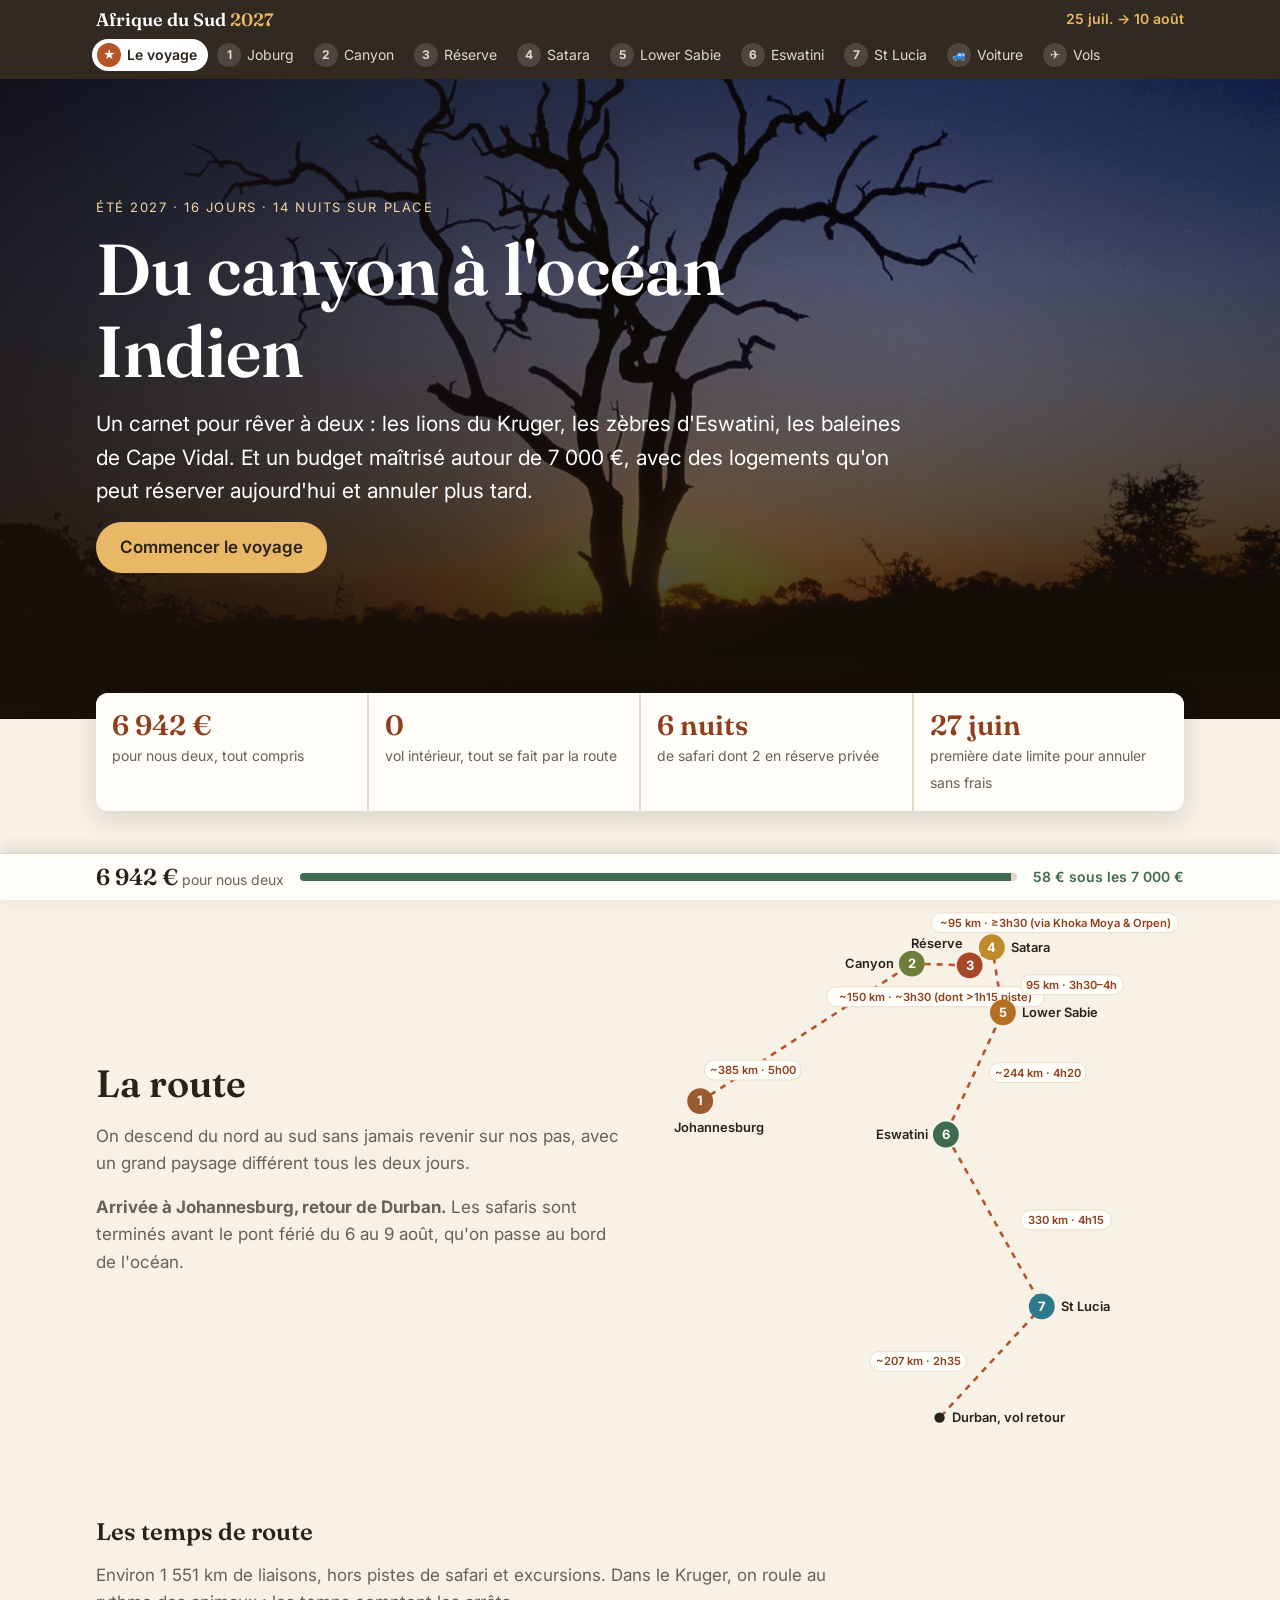
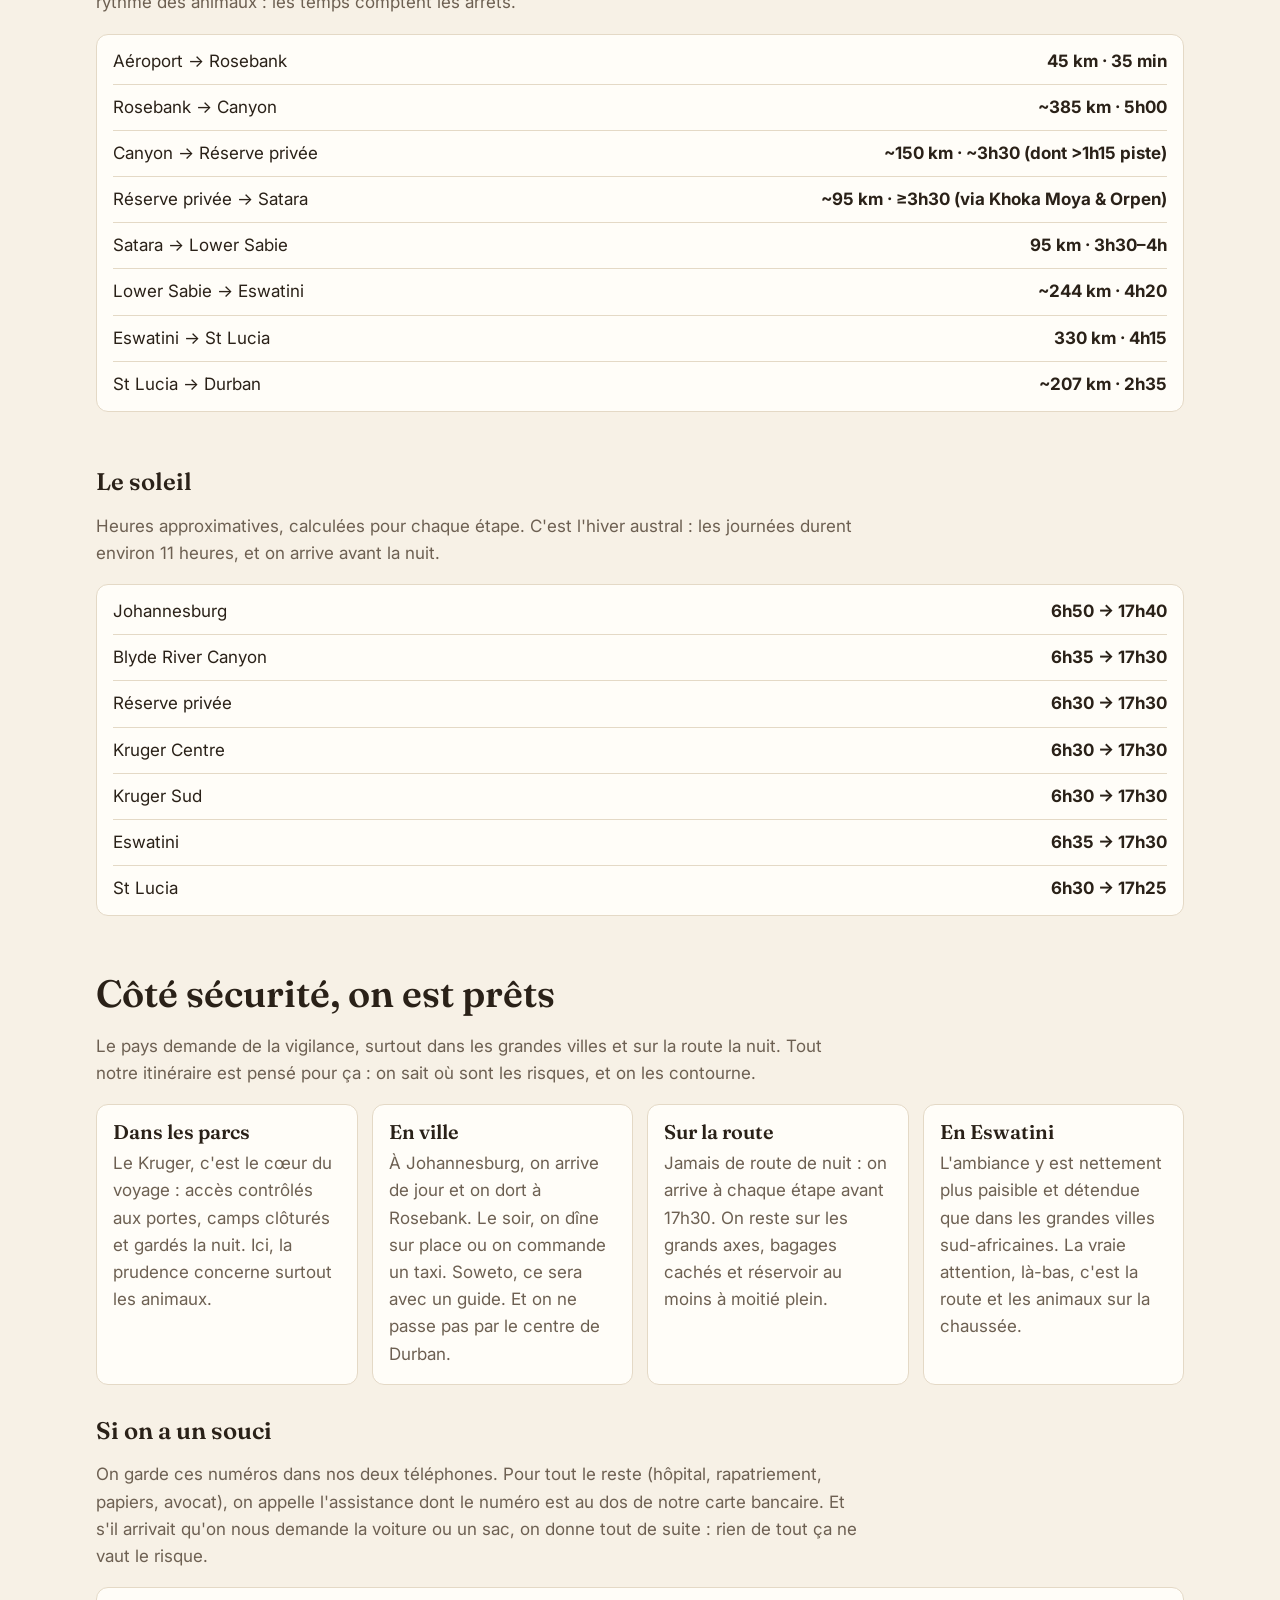
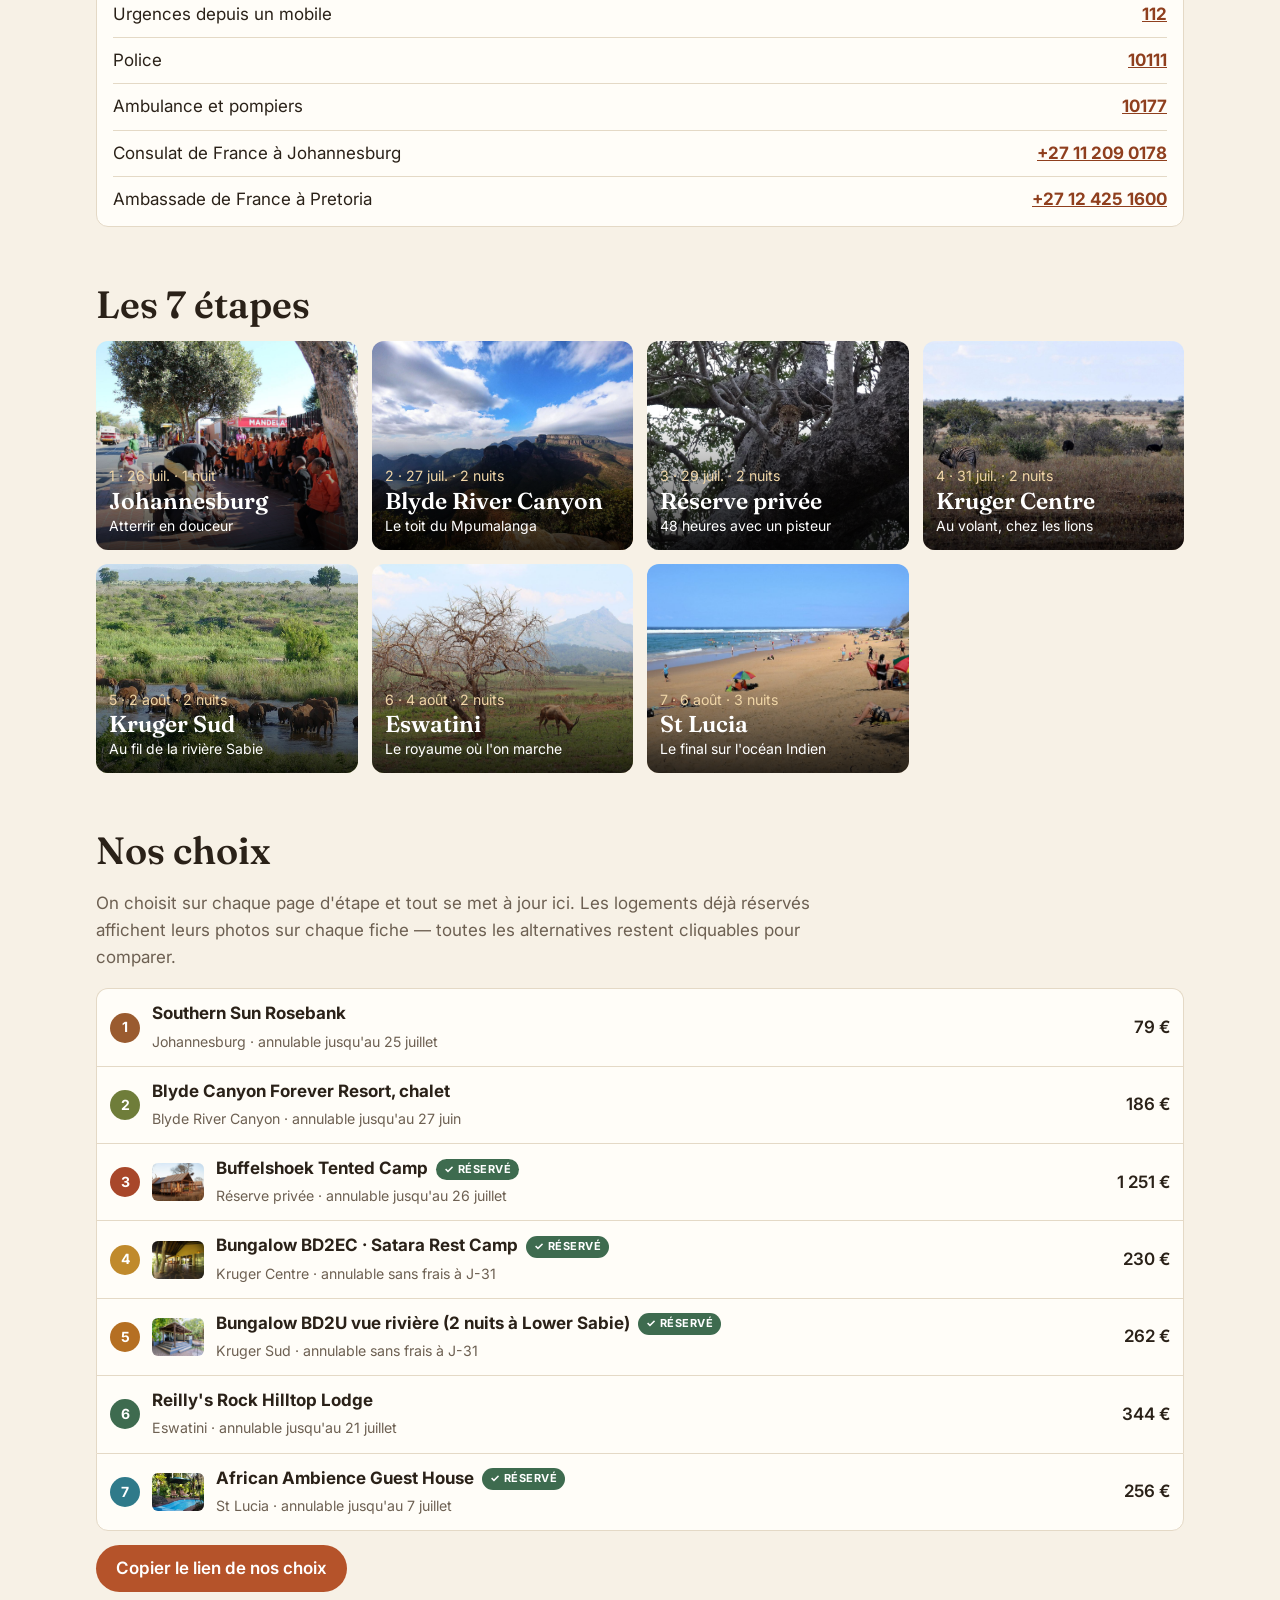
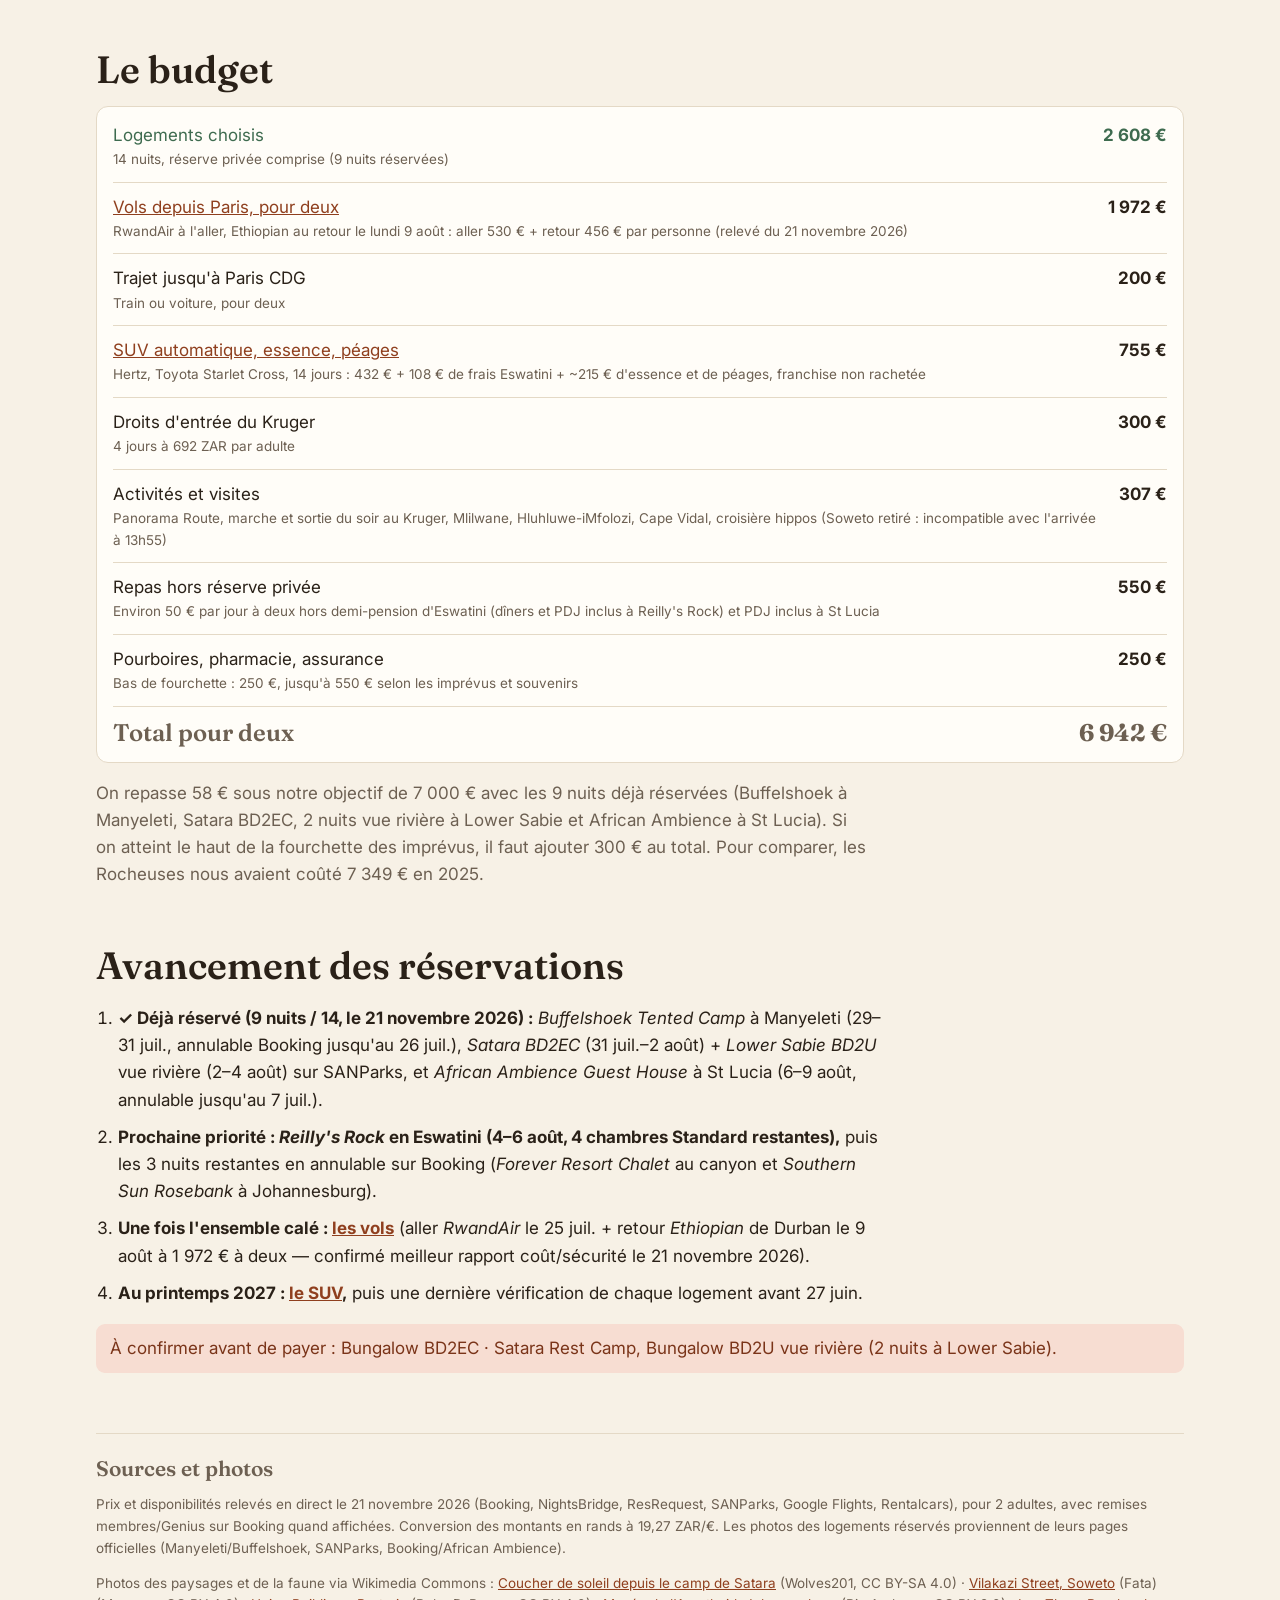
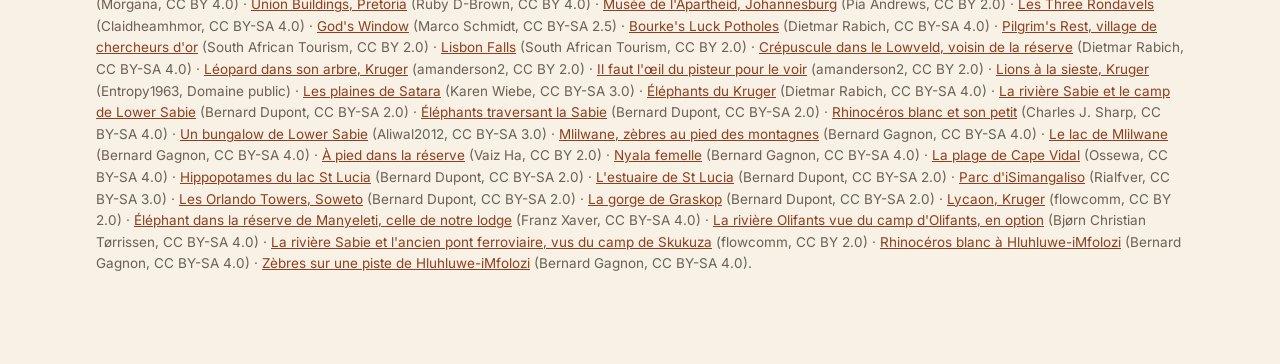
<file: index.html>
<!doctype html>
<html lang="fr">
<head>
<meta charset="utf-8">
<meta name="viewport" content="width=device-width, initial-scale=1">
<meta name="robots" content="noindex">
<title>Afrique du Sud 2027</title>
<link rel="icon" href="data:image/svg+xml,<svg xmlns='http://www.w3.org/2000/svg' viewBox='0 0 32 32'><circle cx='16' cy='16' r='16' fill='%23b5532a'/></svg>">
<link rel="preconnect" href="https://fonts.googleapis.com">
<link rel="stylesheet" href="https://fonts.googleapis.com/css2?family=Fraunces:opsz,wght@9..144,400;9..144,600&family=Inter:wght@400;600;700&display=swap">
<link rel="stylesheet" href="assets/style.css?v=12">
</head>
<body>
<div id="entete"></div>
<main id="contenu"><noscript>Ce carnet a besoin de JavaScript pour s'afficher.</noscript></main>
<div id="budget-fixe"></div>
<script src="assets/data.js?v=37"></script>
<script src="assets/app.js?v=32"></script>
</body>
</html>
</file>
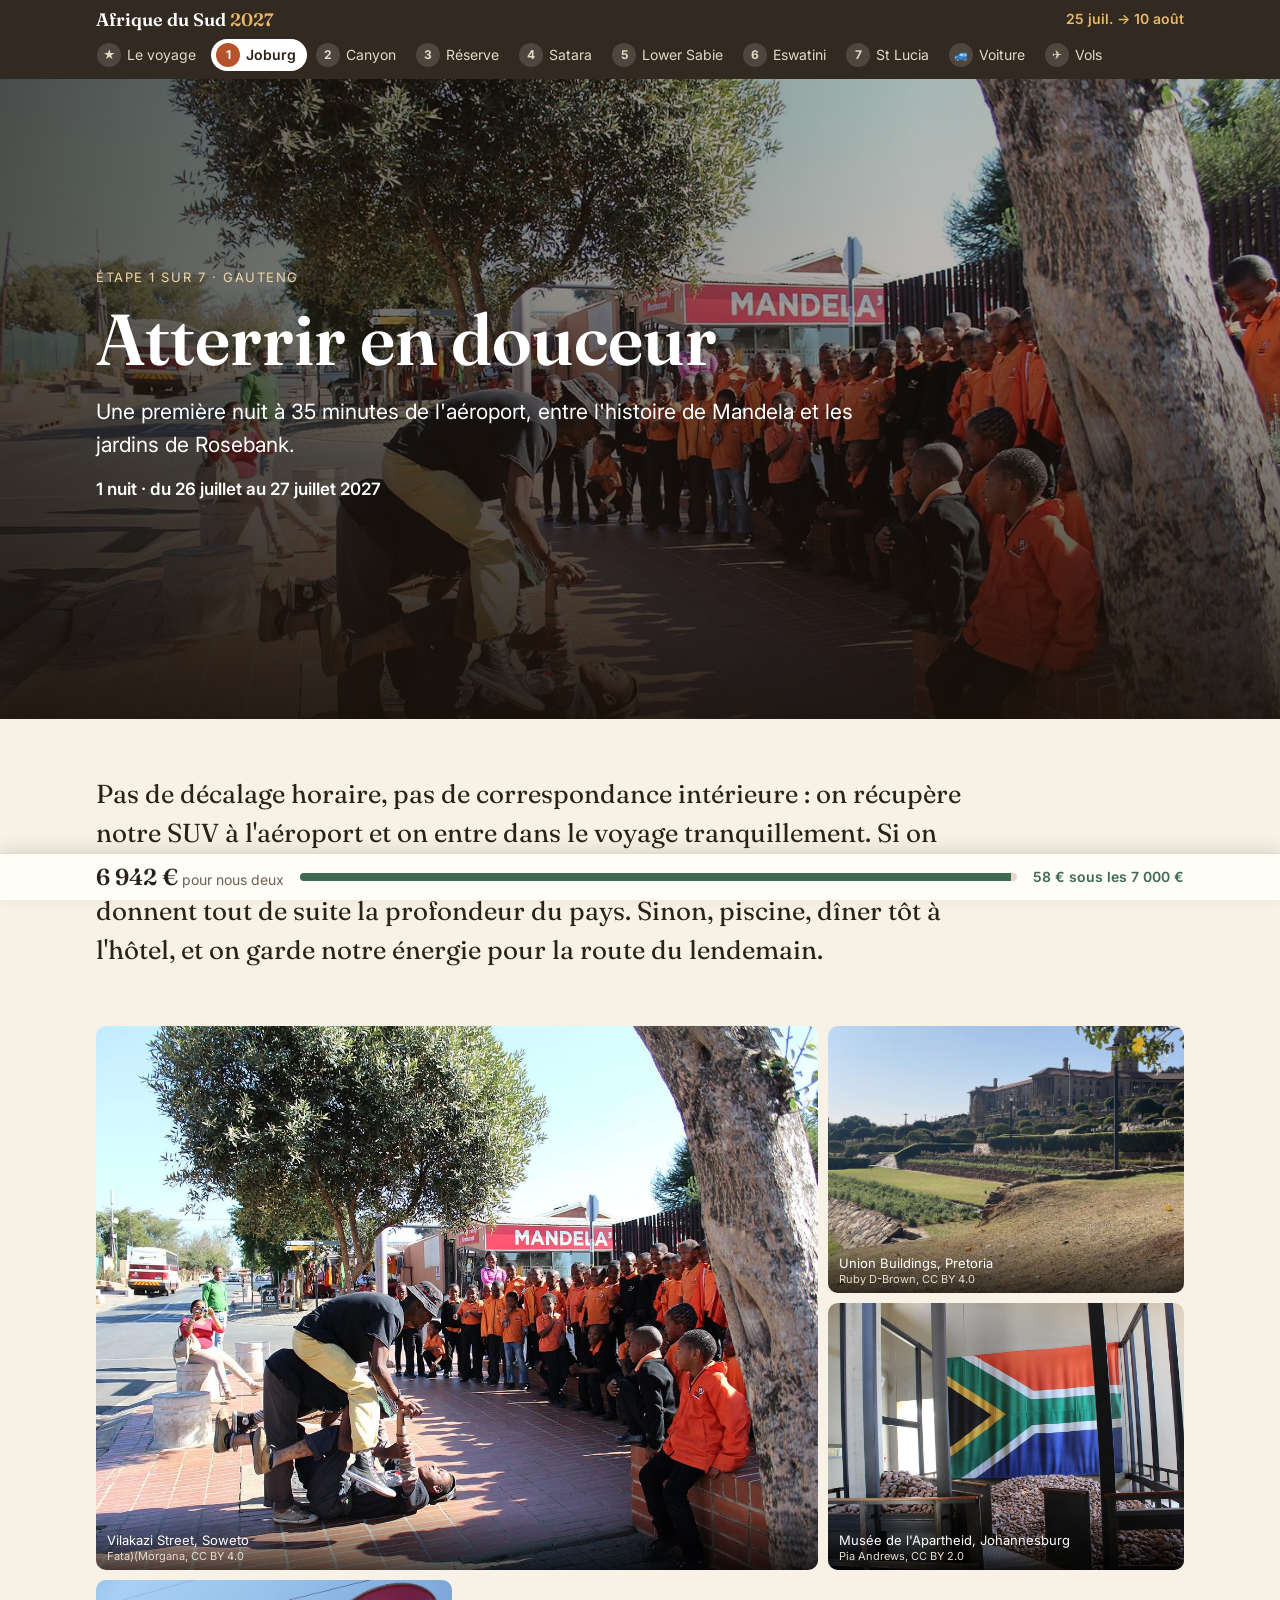
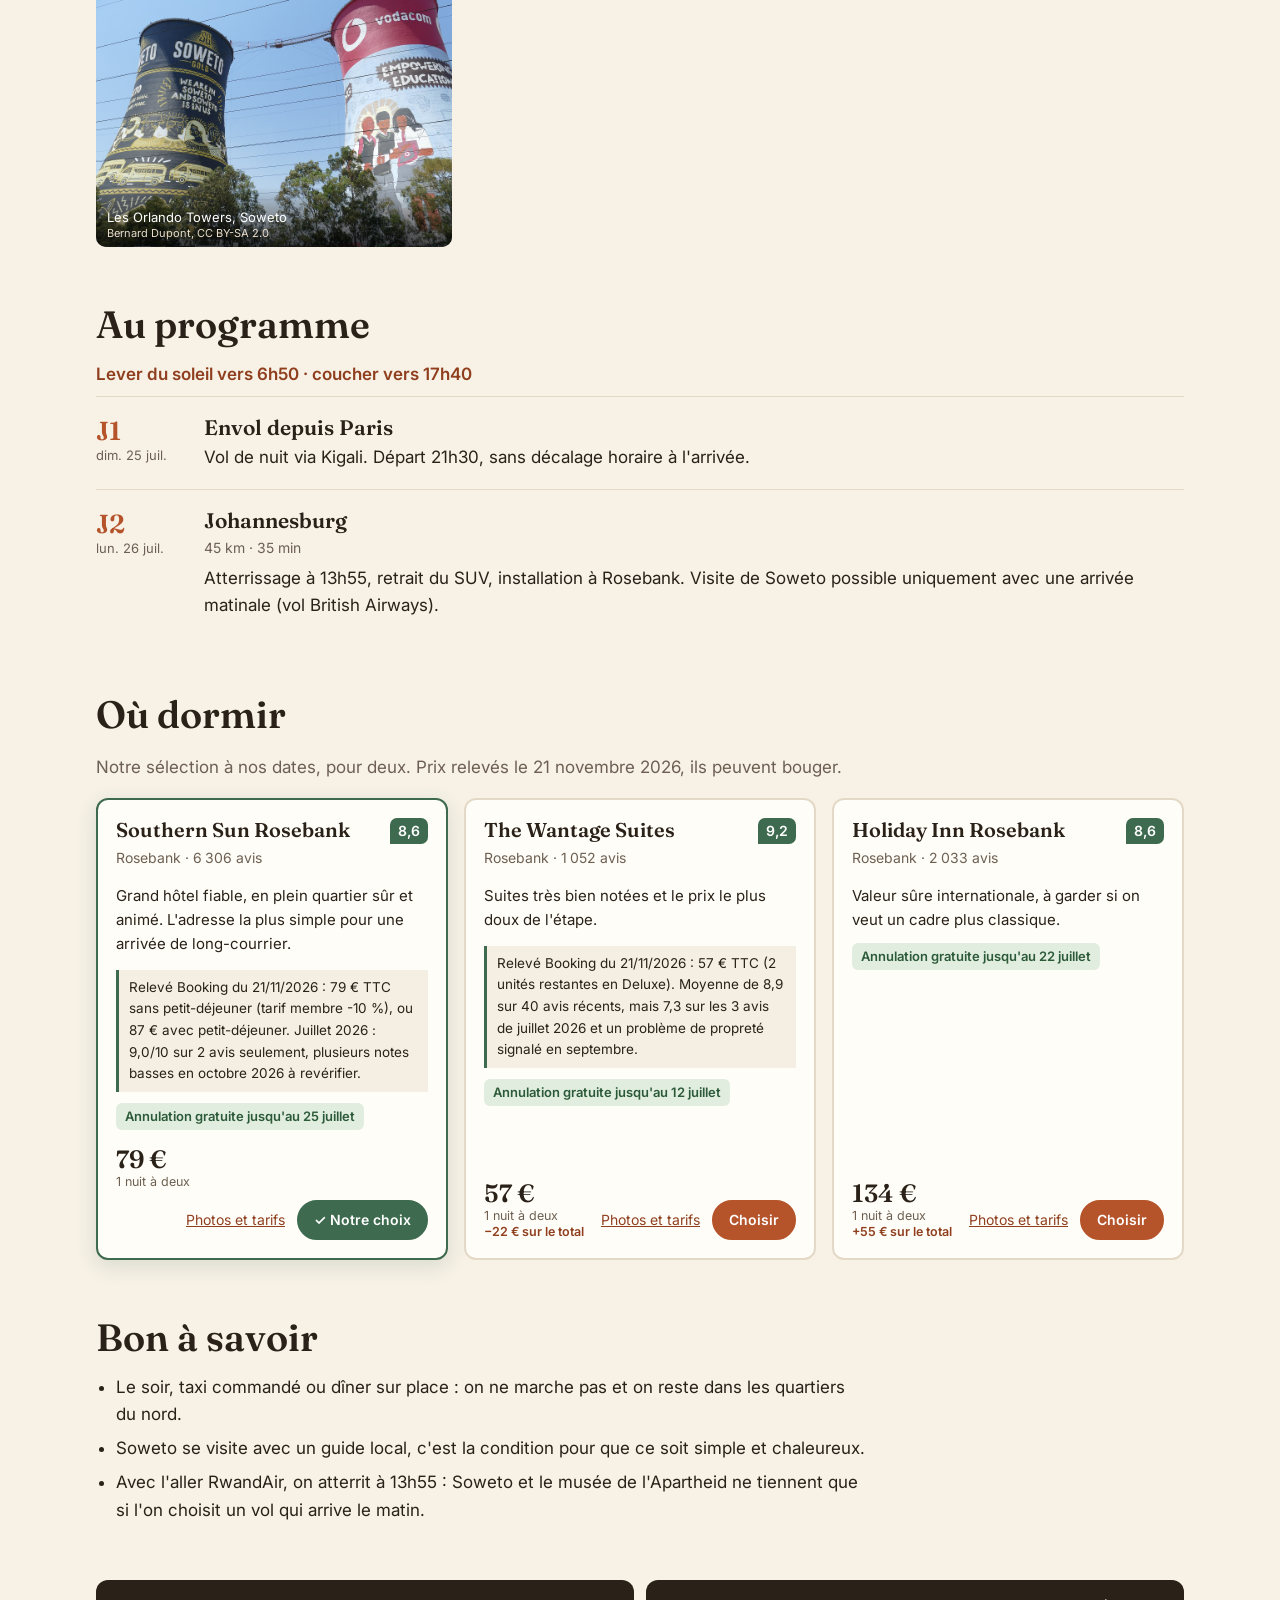
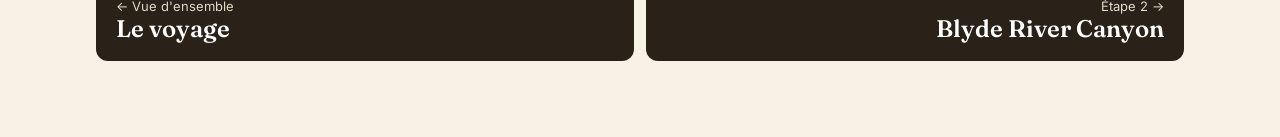
<file: etape-1-johannesburg.html>
<!doctype html>
<html lang="fr">
<head>
<meta charset="utf-8">
<meta name="viewport" content="width=device-width, initial-scale=1">
<meta name="robots" content="noindex">
<title>Afrique du Sud 2027</title>
<link rel="icon" href="data:image/svg+xml,<svg xmlns='http://www.w3.org/2000/svg' viewBox='0 0 32 32'><circle cx='16' cy='16' r='16' fill='%23b5532a'/></svg>">
<link rel="preconnect" href="https://fonts.googleapis.com">
<link rel="stylesheet" href="https://fonts.googleapis.com/css2?family=Fraunces:opsz,wght@9..144,400;9..144,600&family=Inter:wght@400;600;700&display=swap">
<link rel="stylesheet" href="assets/style.css?v=12">
</head>
<body data-etape="0">
<div id="entete"></div>
<main id="contenu"><noscript>Ce carnet a besoin de JavaScript pour s'afficher.</noscript></main>
<div id="budget-fixe"></div>
<script src="assets/data.js?v=37"></script>
<script src="assets/app.js?v=32"></script>
</body>
</html>
</file>
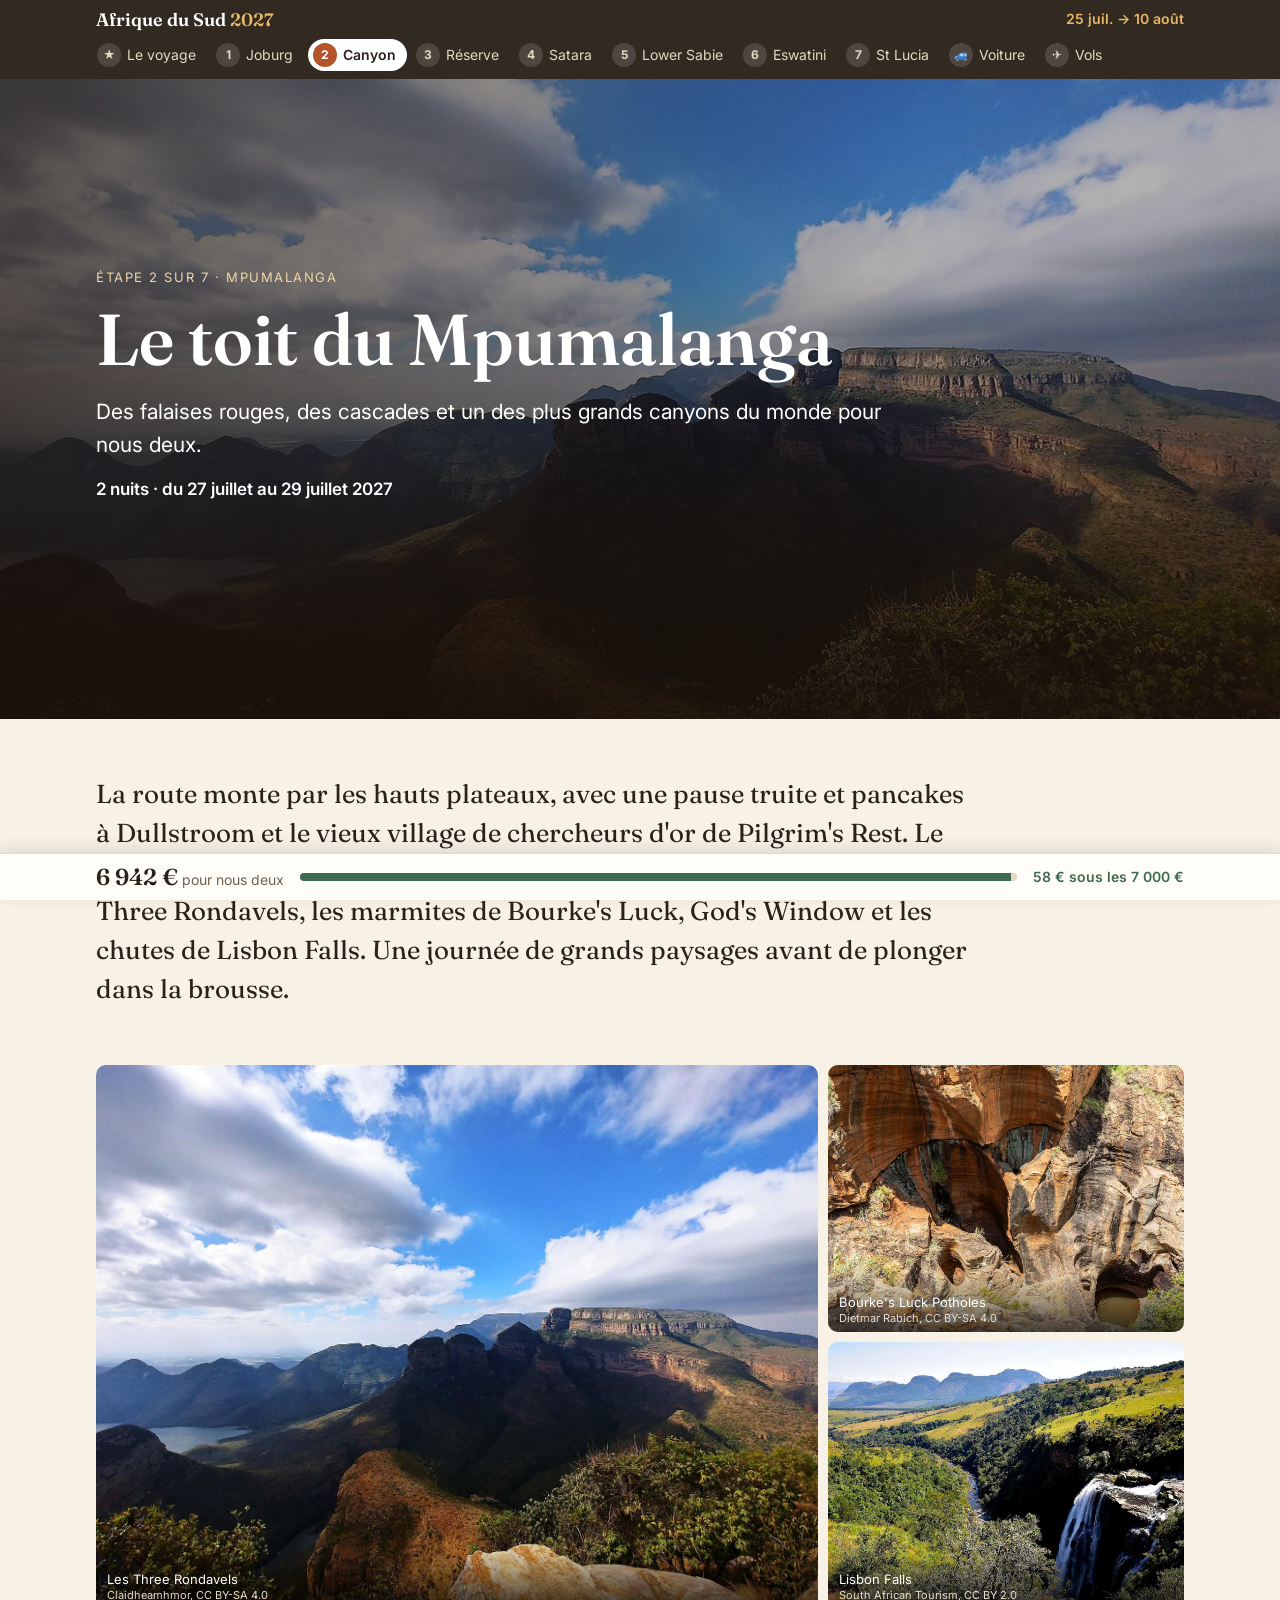
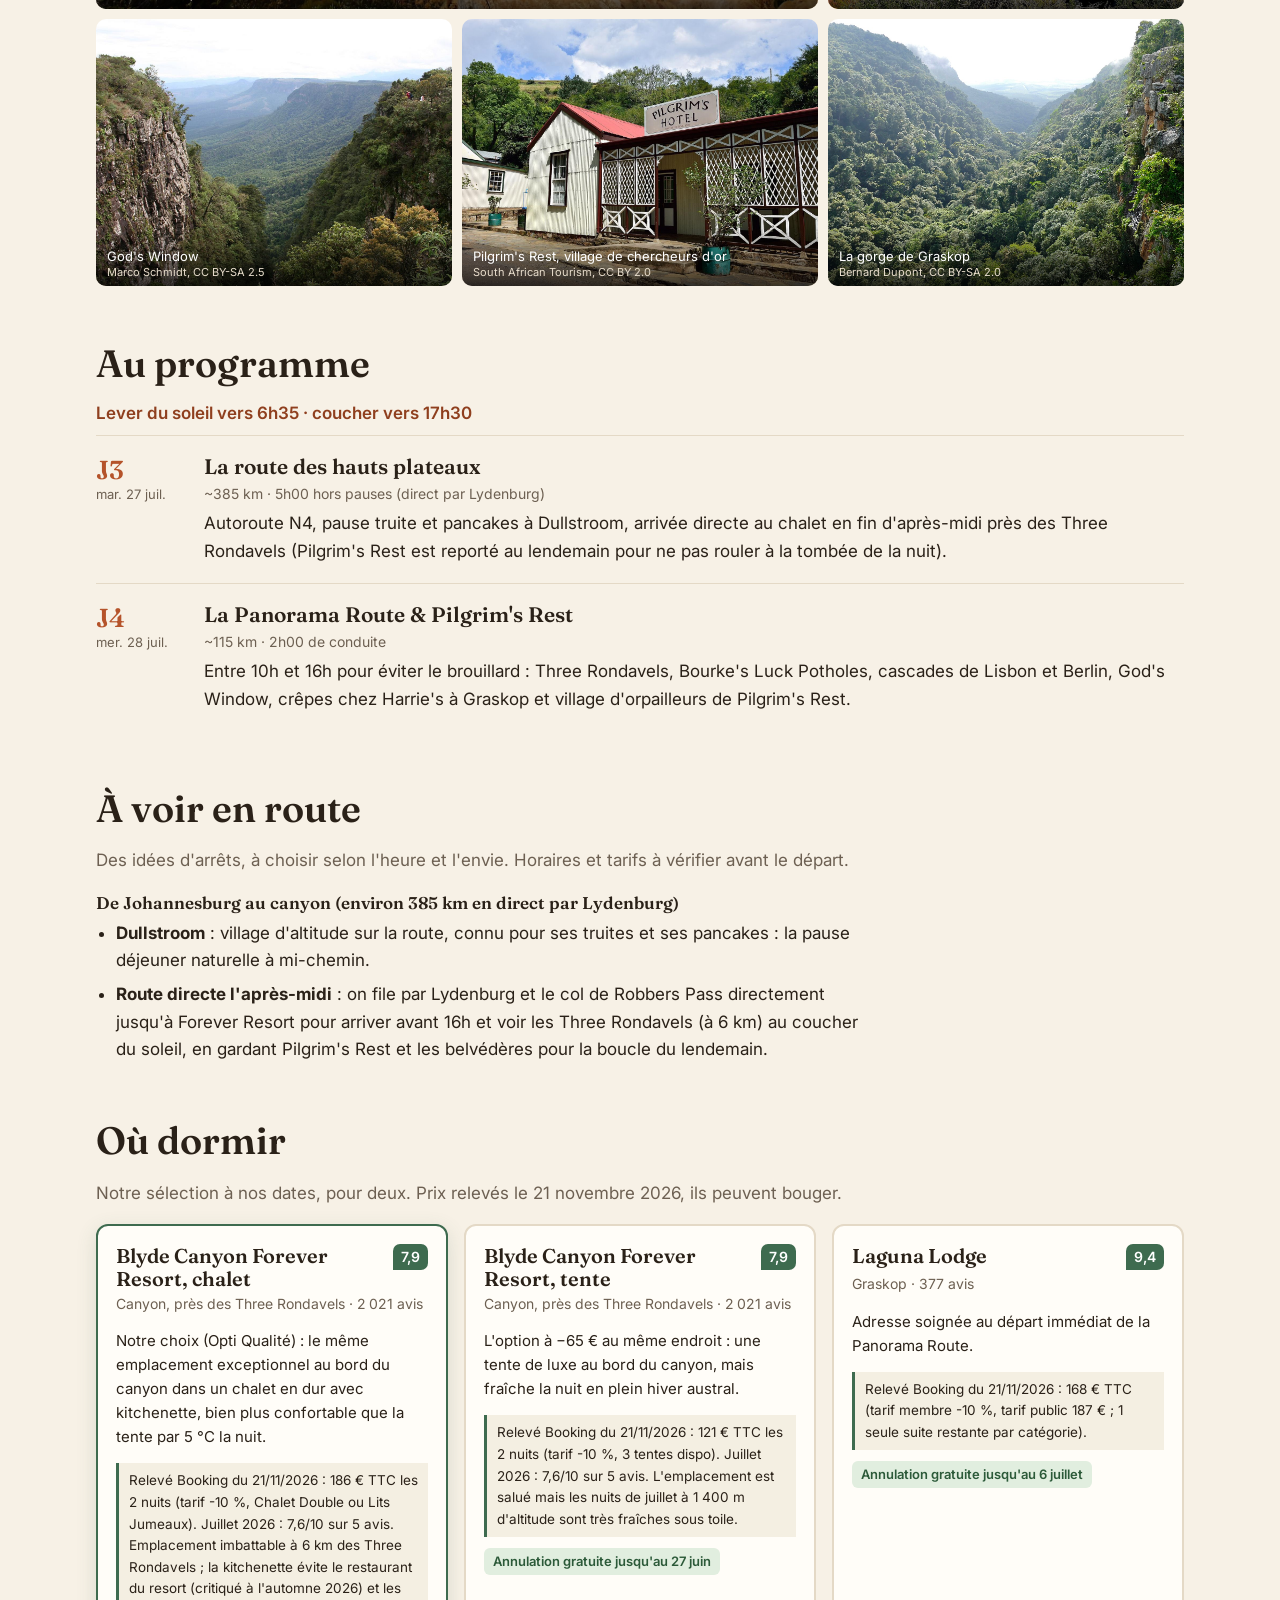
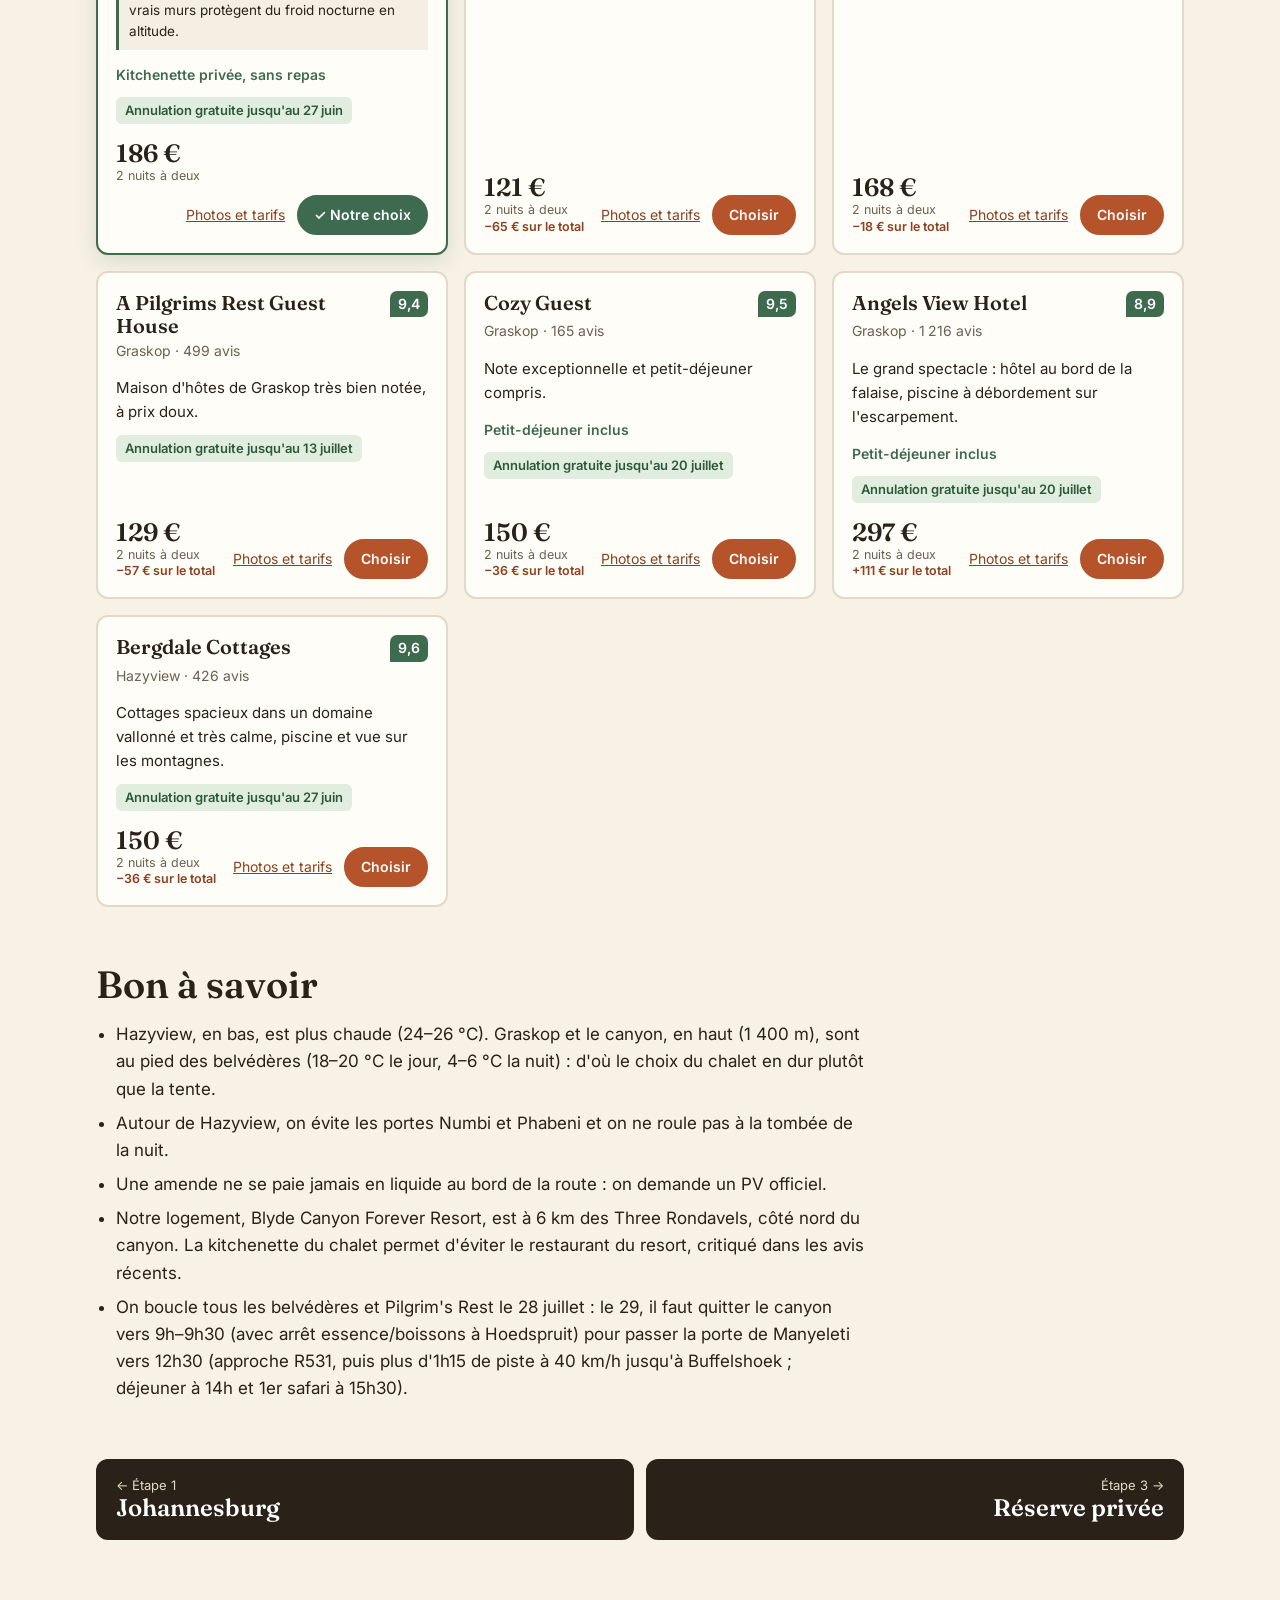
<file: etape-2-blyde-river-canyon.html>
<!doctype html>
<html lang="fr">
<head>
<meta charset="utf-8">
<meta name="viewport" content="width=device-width, initial-scale=1">
<meta name="robots" content="noindex">
<title>Afrique du Sud 2027</title>
<link rel="icon" href="data:image/svg+xml,<svg xmlns='http://www.w3.org/2000/svg' viewBox='0 0 32 32'><circle cx='16' cy='16' r='16' fill='%23b5532a'/></svg>">
<link rel="preconnect" href="https://fonts.googleapis.com">
<link rel="stylesheet" href="https://fonts.googleapis.com/css2?family=Fraunces:opsz,wght@9..144,400;9..144,600&family=Inter:wght@400;600;700&display=swap">
<link rel="stylesheet" href="assets/style.css?v=12">
</head>
<body data-etape="1">
<div id="entete"></div>
<main id="contenu"><noscript>Ce carnet a besoin de JavaScript pour s'afficher.</noscript></main>
<div id="budget-fixe"></div>
<script src="assets/data.js?v=37"></script>
<script src="assets/app.js?v=32"></script>
</body>
</html>
</file>
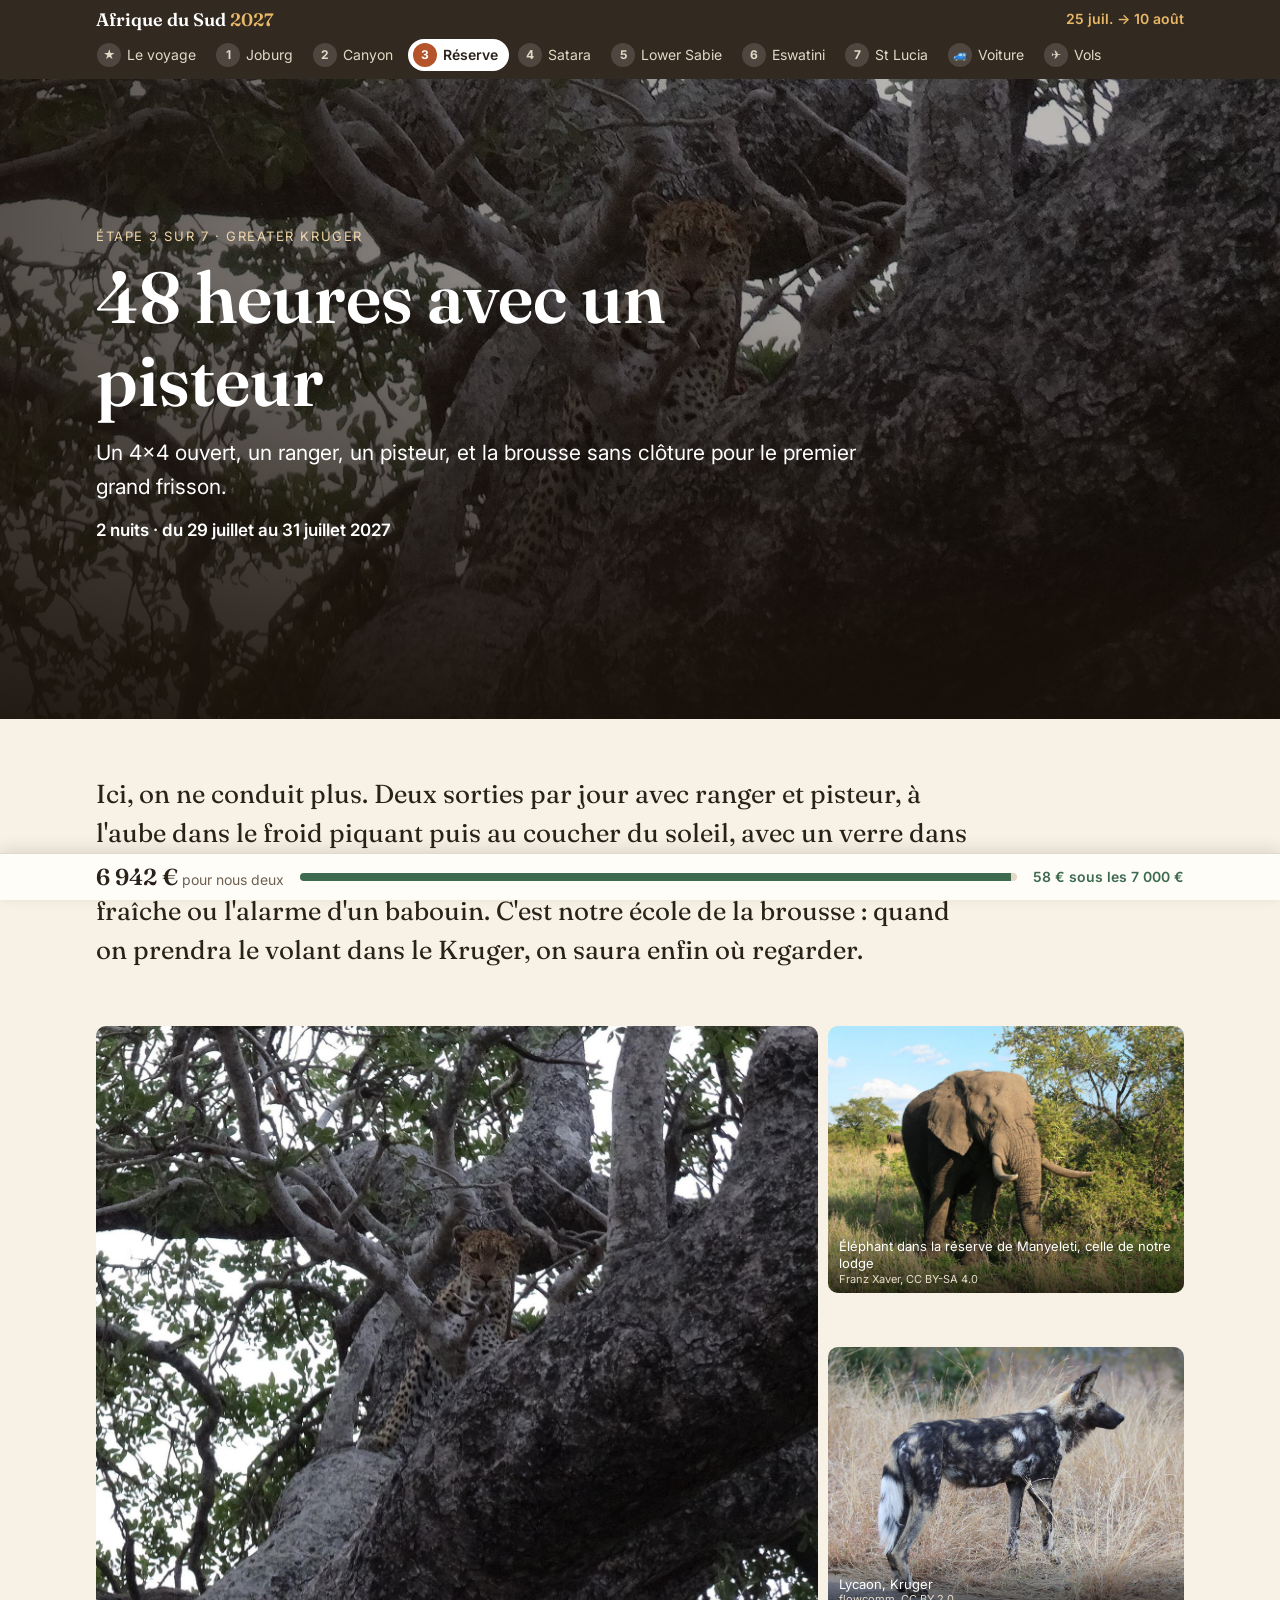
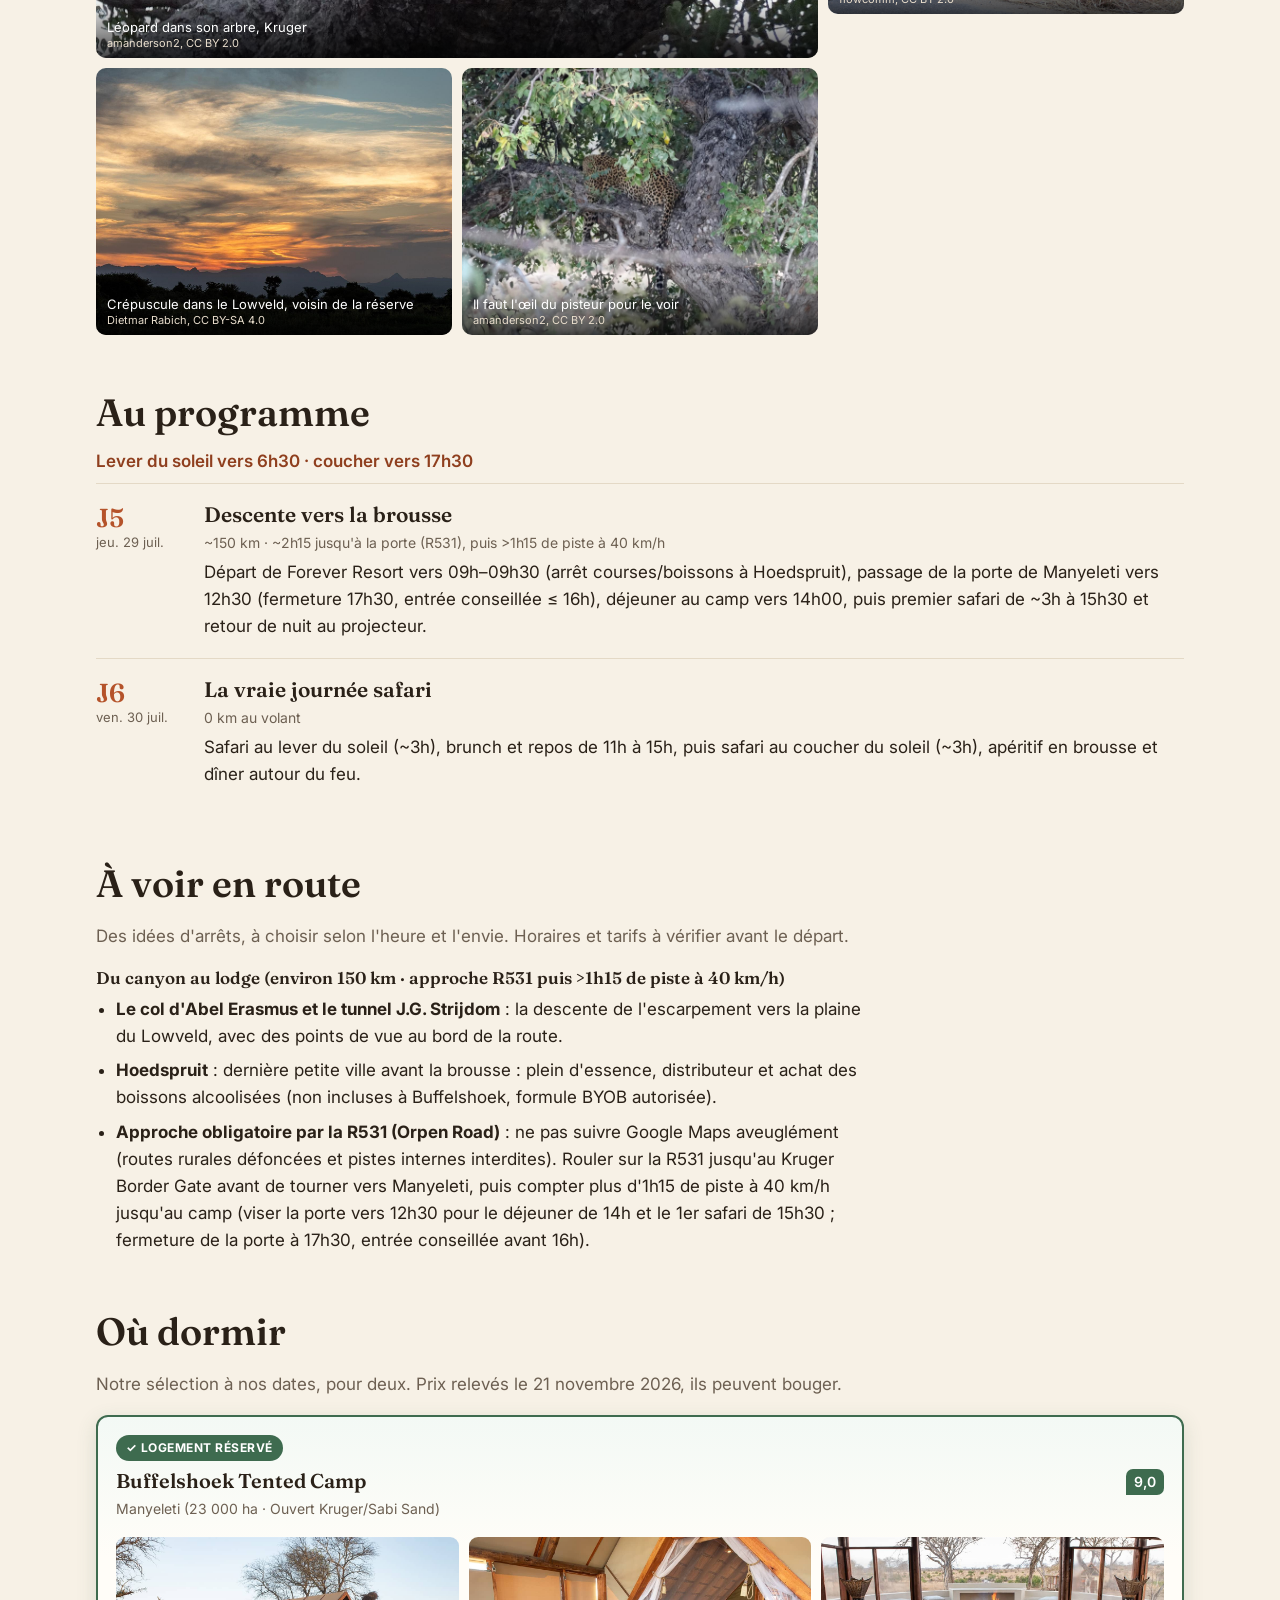
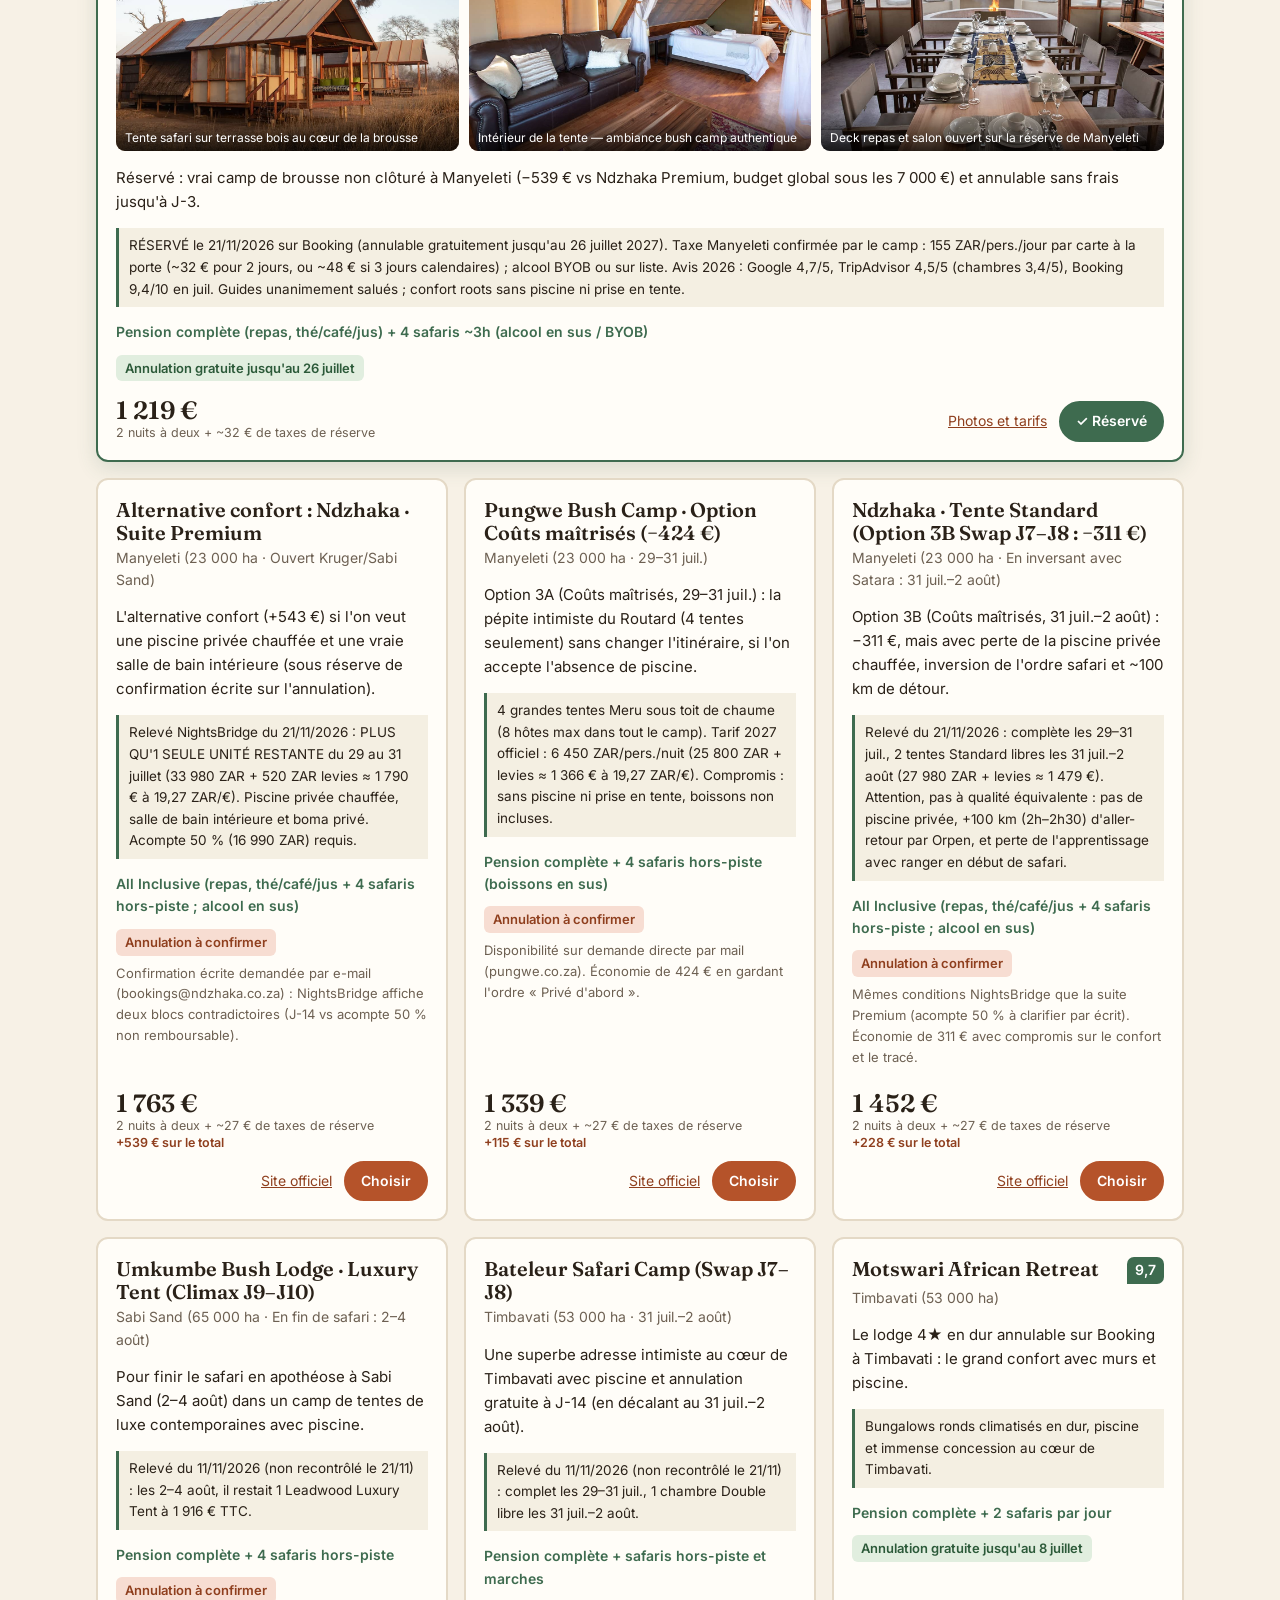
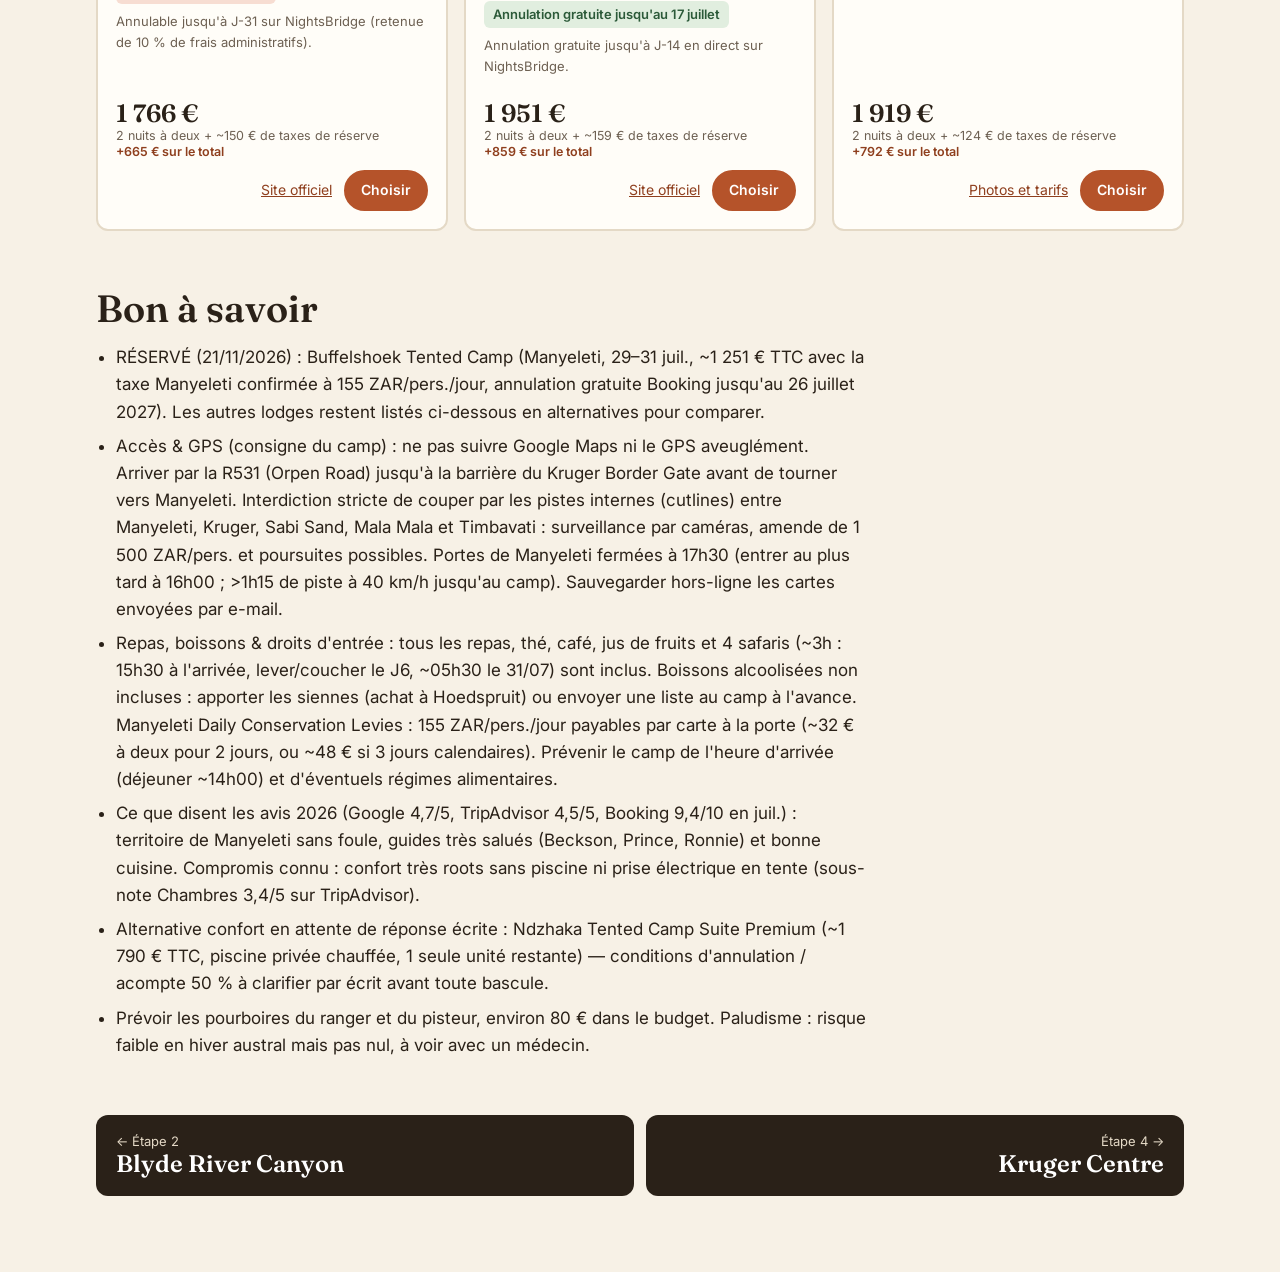
<file: etape-3-reserve-privee.html>
<!doctype html>
<html lang="fr">
<head>
<meta charset="utf-8">
<meta name="viewport" content="width=device-width, initial-scale=1">
<meta name="robots" content="noindex">
<title>Afrique du Sud 2027</title>
<link rel="icon" href="data:image/svg+xml,<svg xmlns='http://www.w3.org/2000/svg' viewBox='0 0 32 32'><circle cx='16' cy='16' r='16' fill='%23b5532a'/></svg>">
<link rel="preconnect" href="https://fonts.googleapis.com">
<link rel="stylesheet" href="https://fonts.googleapis.com/css2?family=Fraunces:opsz,wght@9..144,400;9..144,600&family=Inter:wght@400;600;700&display=swap">
<link rel="stylesheet" href="assets/style.css?v=12">
</head>
<body data-etape="2">
<div id="entete"></div>
<main id="contenu"><noscript>Ce carnet a besoin de JavaScript pour s'afficher.</noscript></main>
<div id="budget-fixe"></div>
<script src="assets/data.js?v=37"></script>
<script src="assets/app.js?v=32"></script>
</body>
</html>
</file>
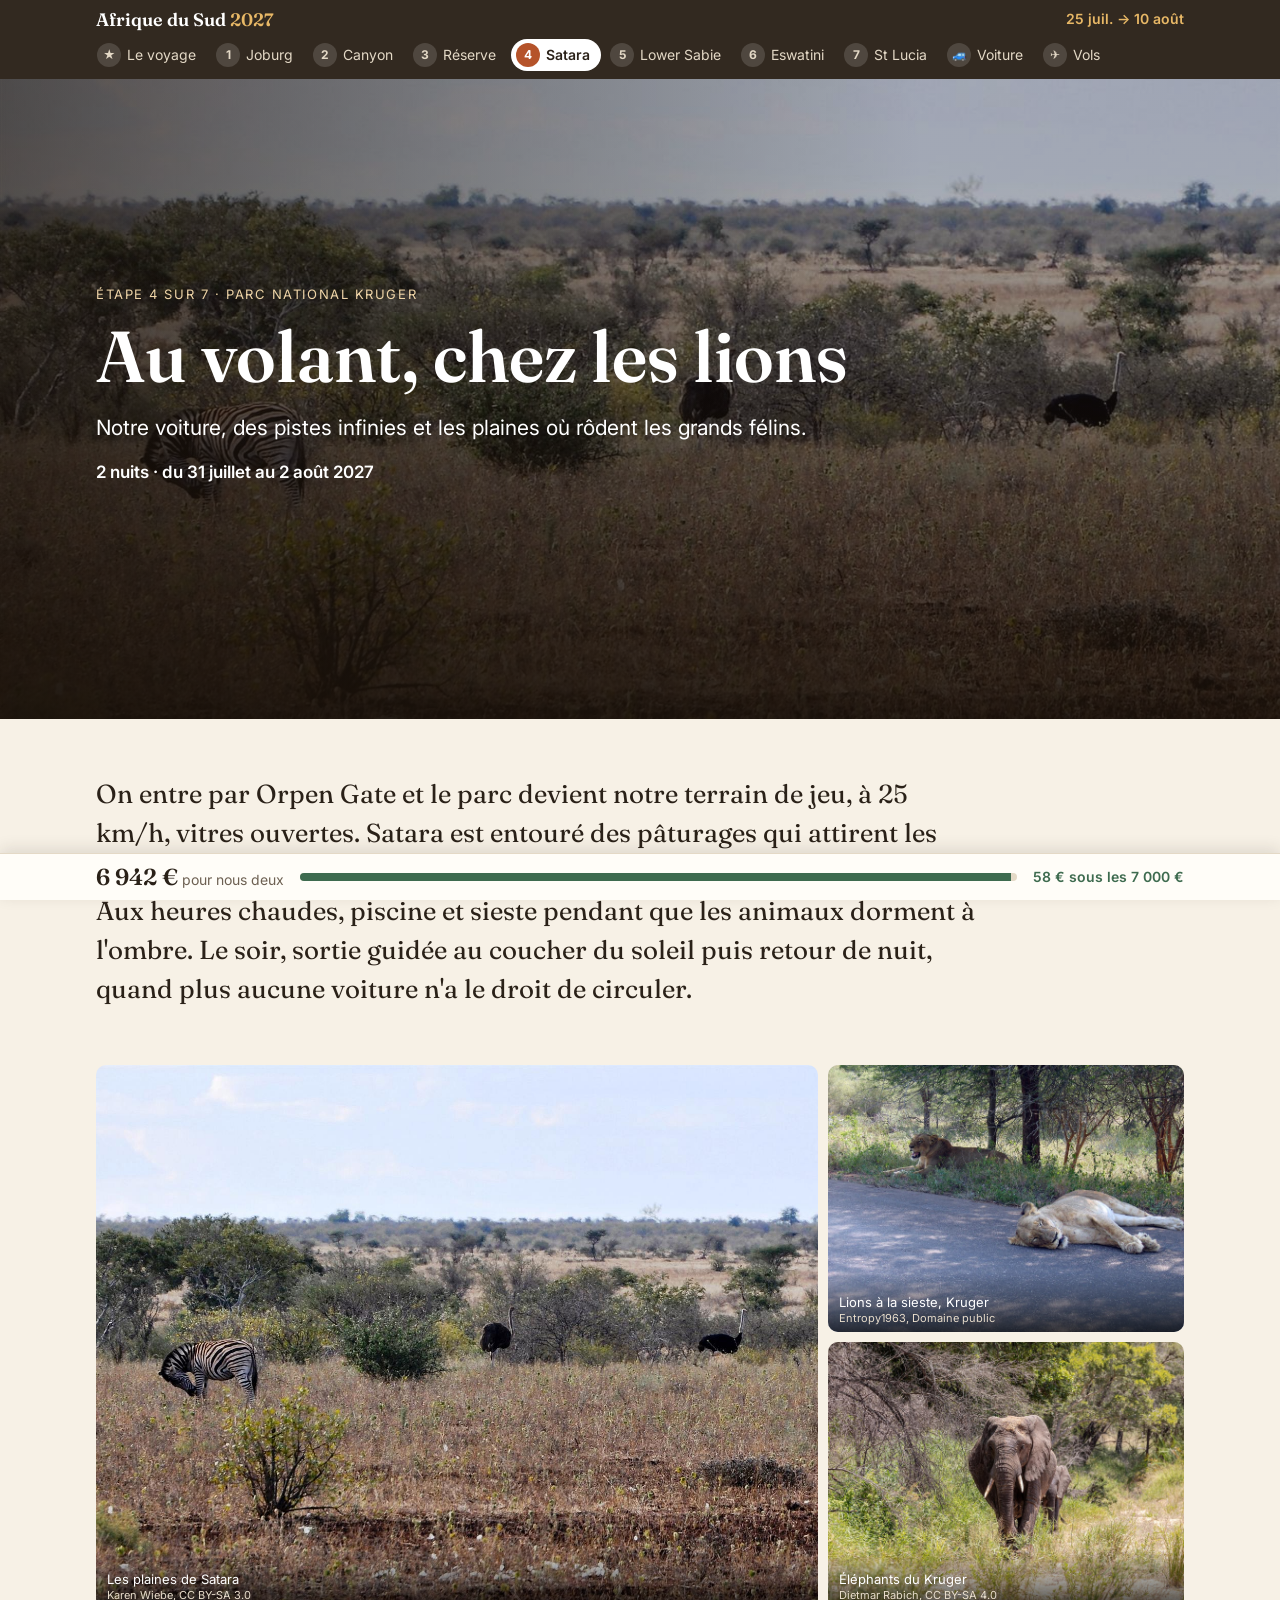
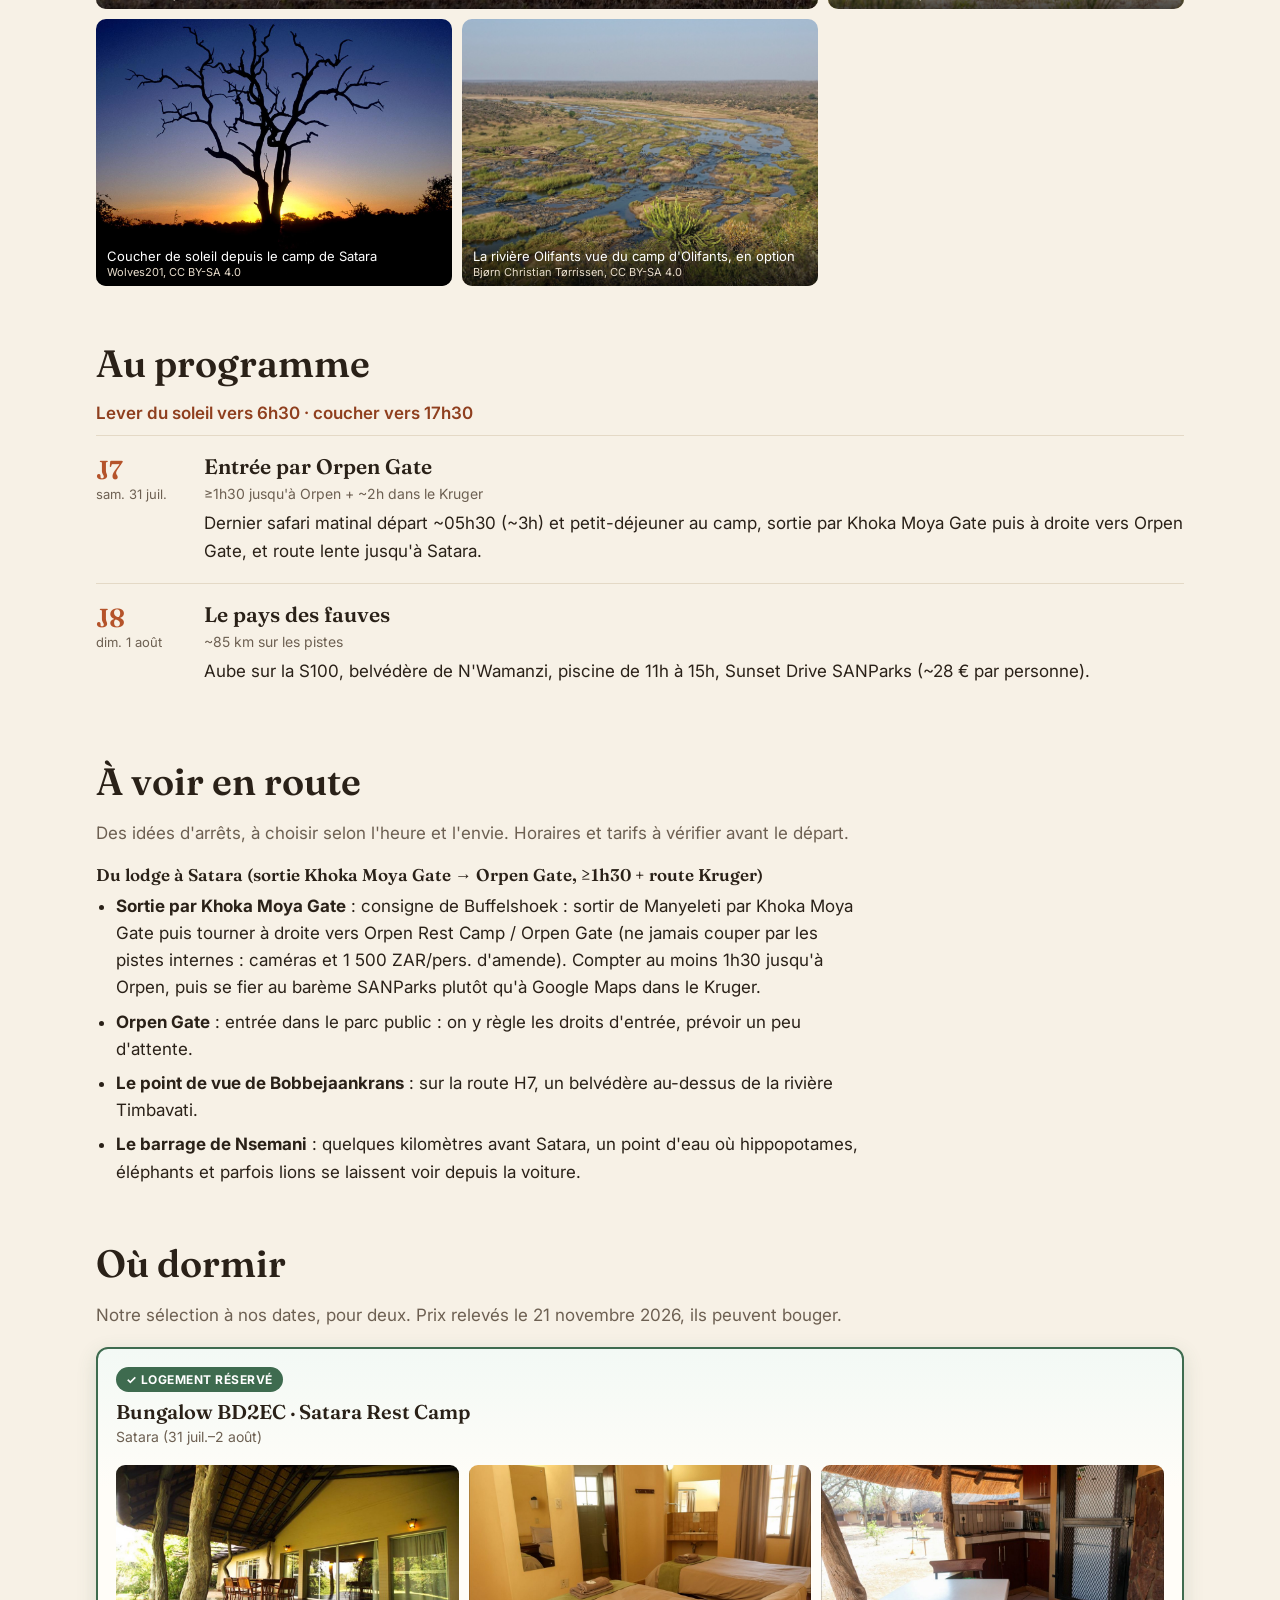
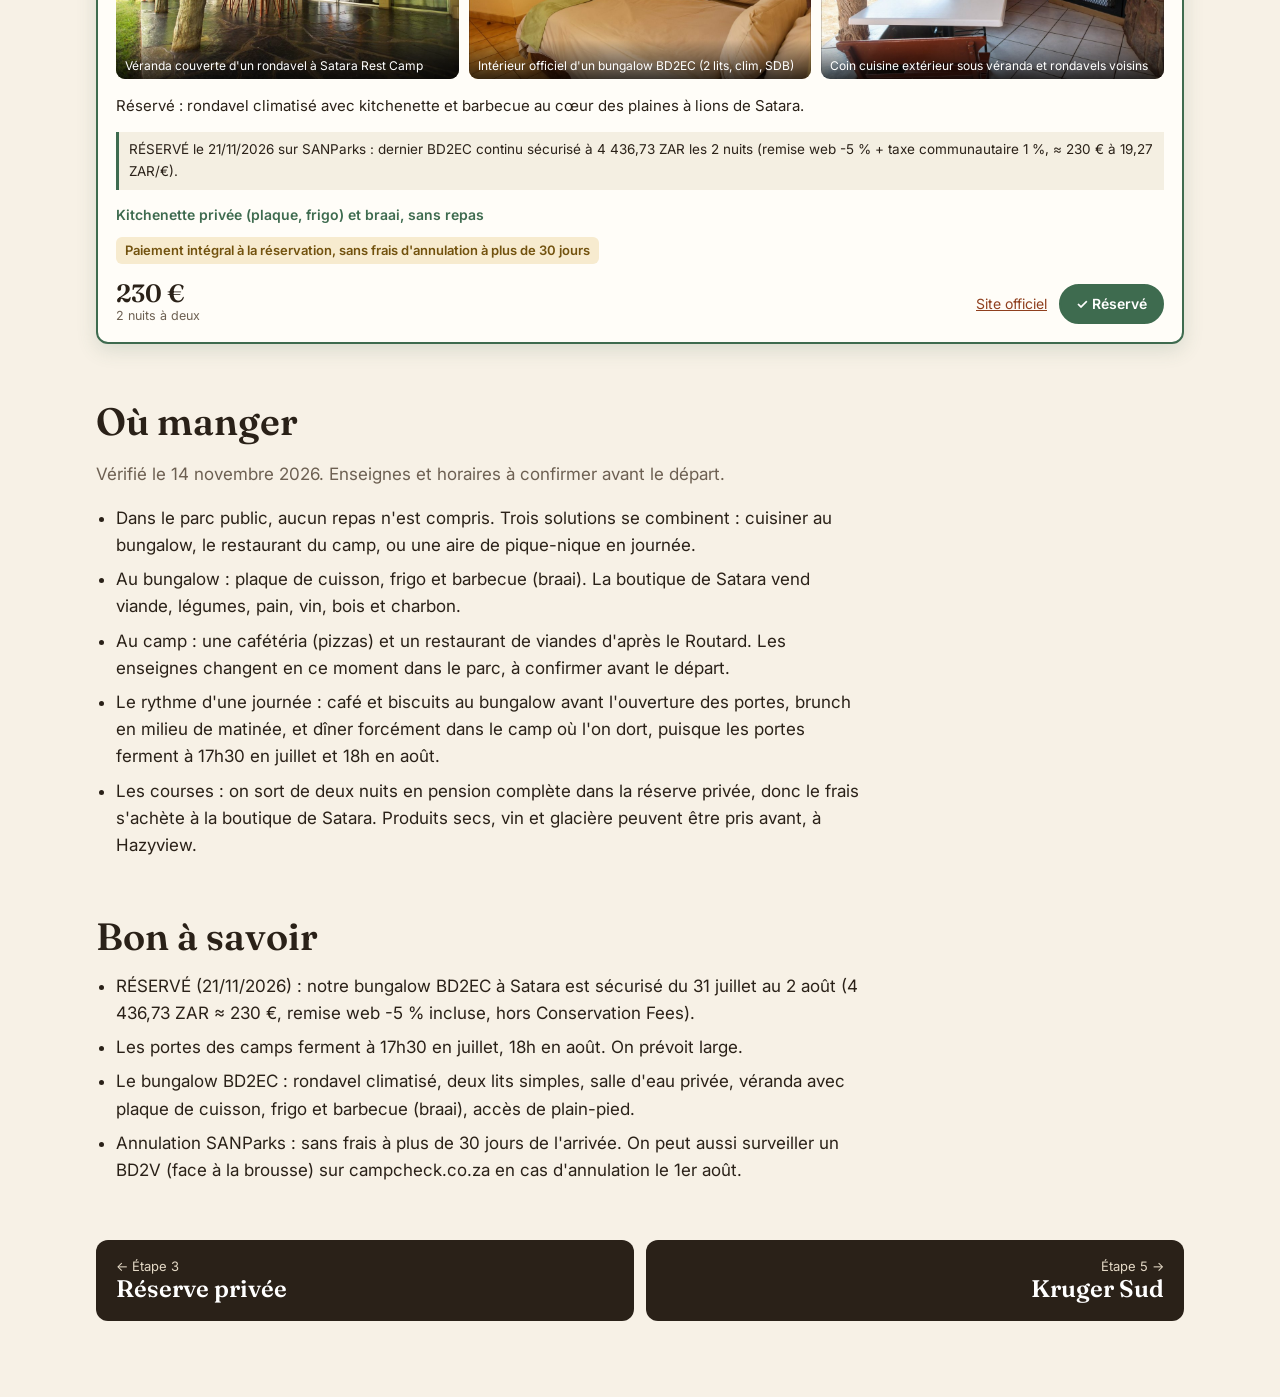
<file: etape-4-kruger-centre.html>
<!doctype html>
<html lang="fr">
<head>
<meta charset="utf-8">
<meta name="viewport" content="width=device-width, initial-scale=1">
<meta name="robots" content="noindex">
<title>Afrique du Sud 2027</title>
<link rel="icon" href="data:image/svg+xml,<svg xmlns='http://www.w3.org/2000/svg' viewBox='0 0 32 32'><circle cx='16' cy='16' r='16' fill='%23b5532a'/></svg>">
<link rel="preconnect" href="https://fonts.googleapis.com">
<link rel="stylesheet" href="https://fonts.googleapis.com/css2?family=Fraunces:opsz,wght@9..144,400;9..144,600&family=Inter:wght@400;600;700&display=swap">
<link rel="stylesheet" href="assets/style.css?v=12">
</head>
<body data-etape="3">
<div id="entete"></div>
<main id="contenu"><noscript>Ce carnet a besoin de JavaScript pour s'afficher.</noscript></main>
<div id="budget-fixe"></div>
<script src="assets/data.js?v=37"></script>
<script src="assets/app.js?v=32"></script>
</body>
</html>
</file>
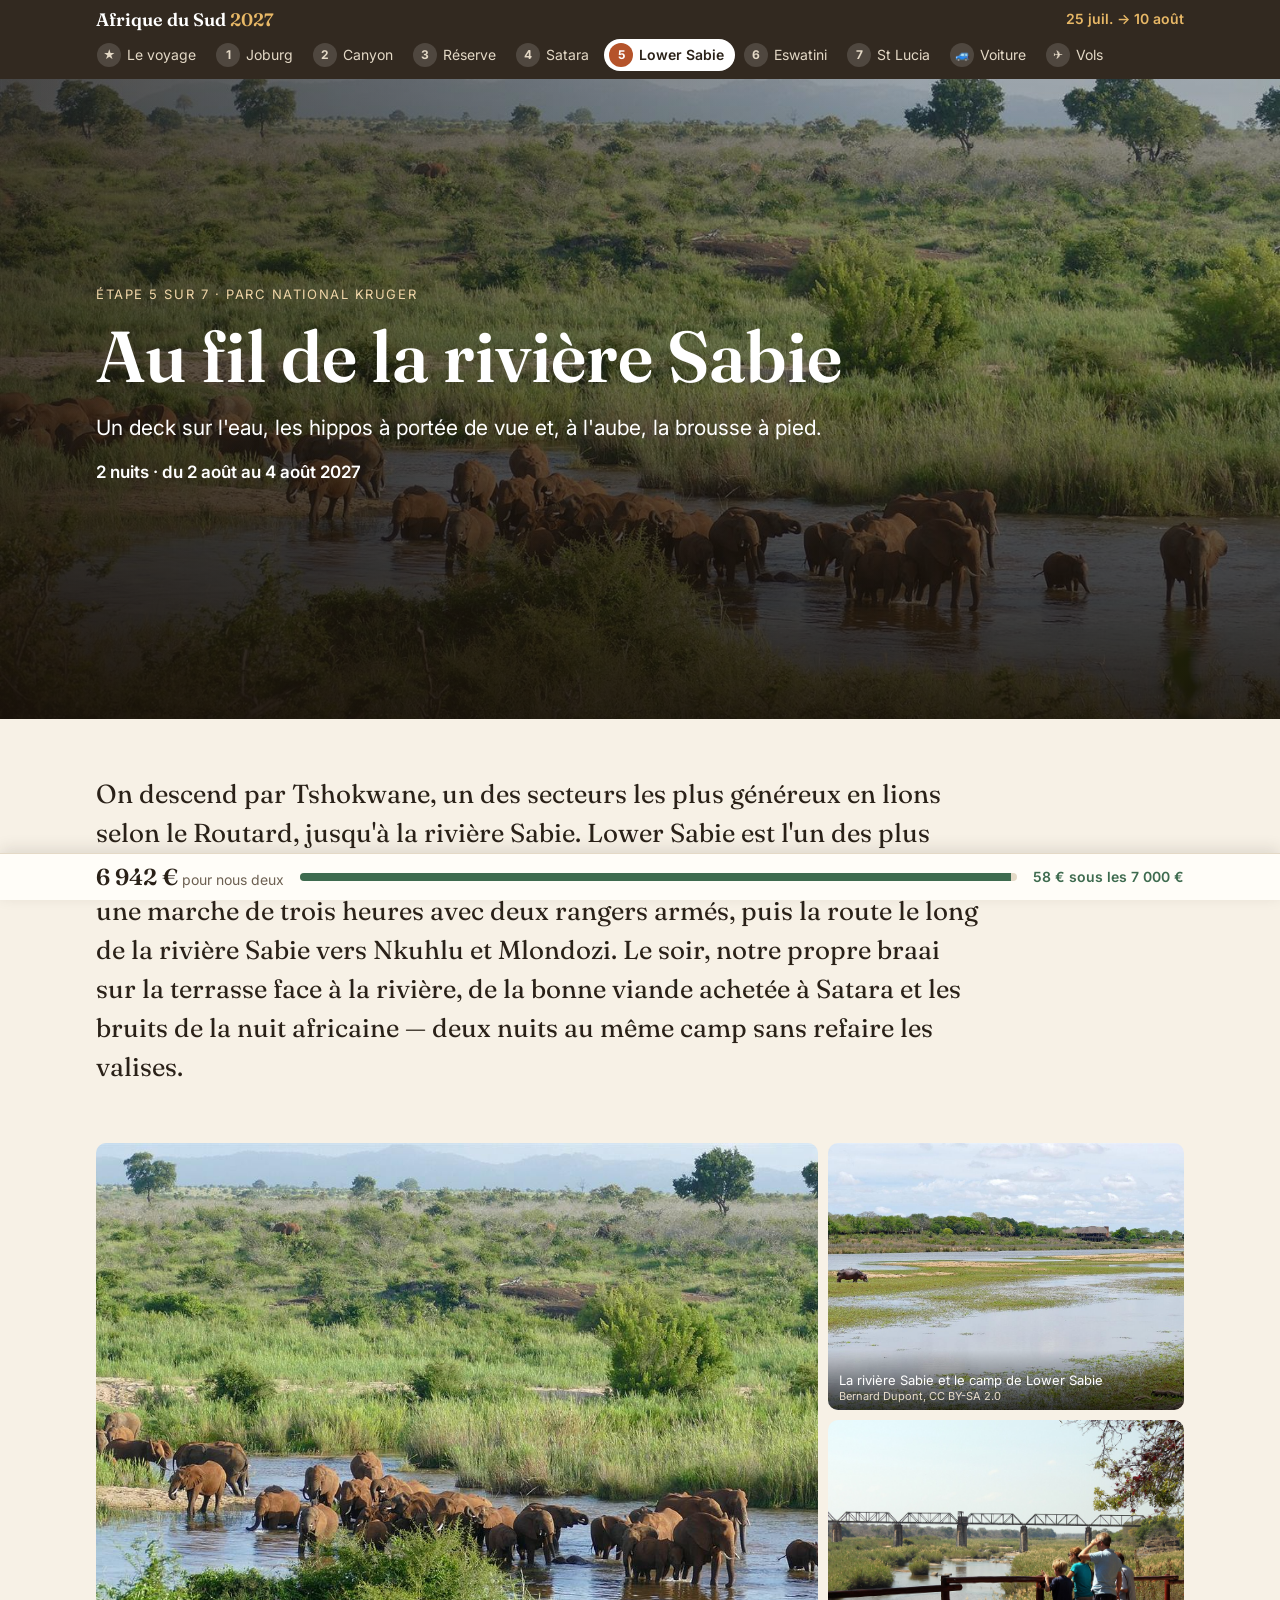
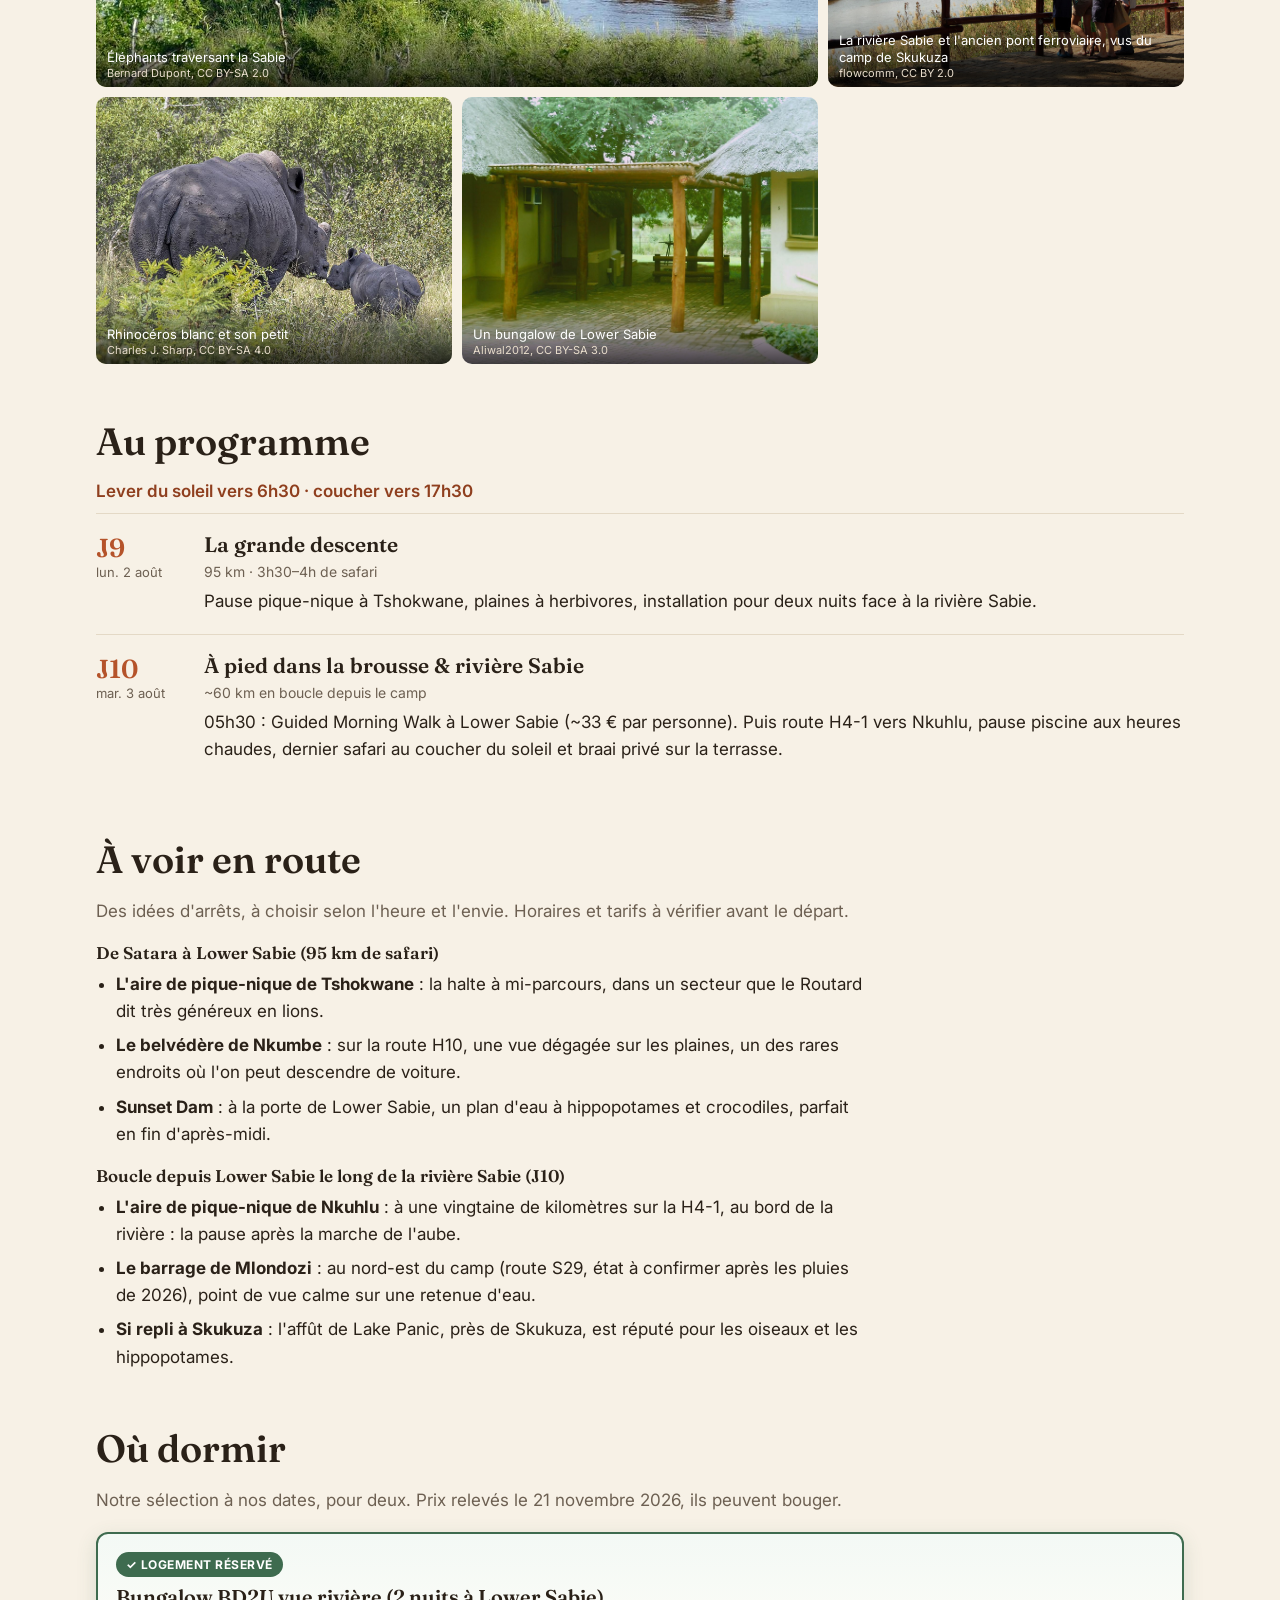
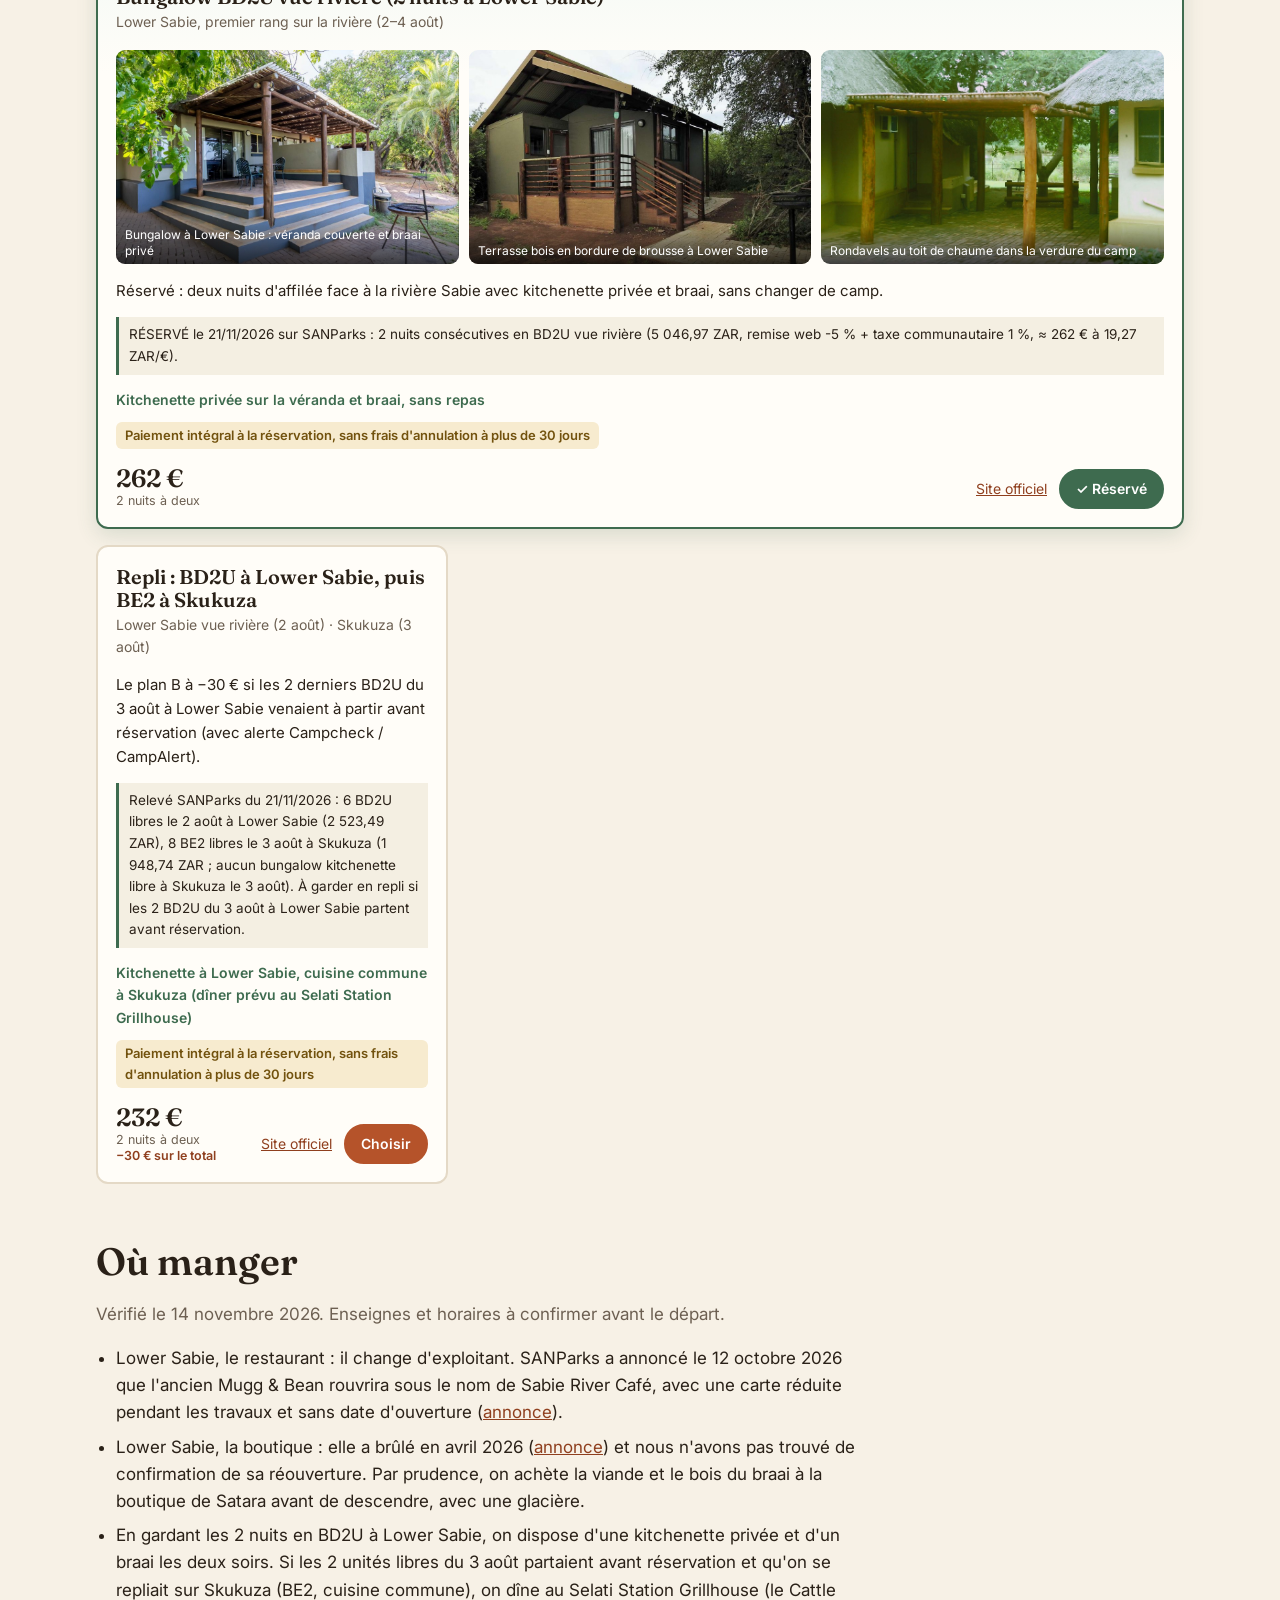
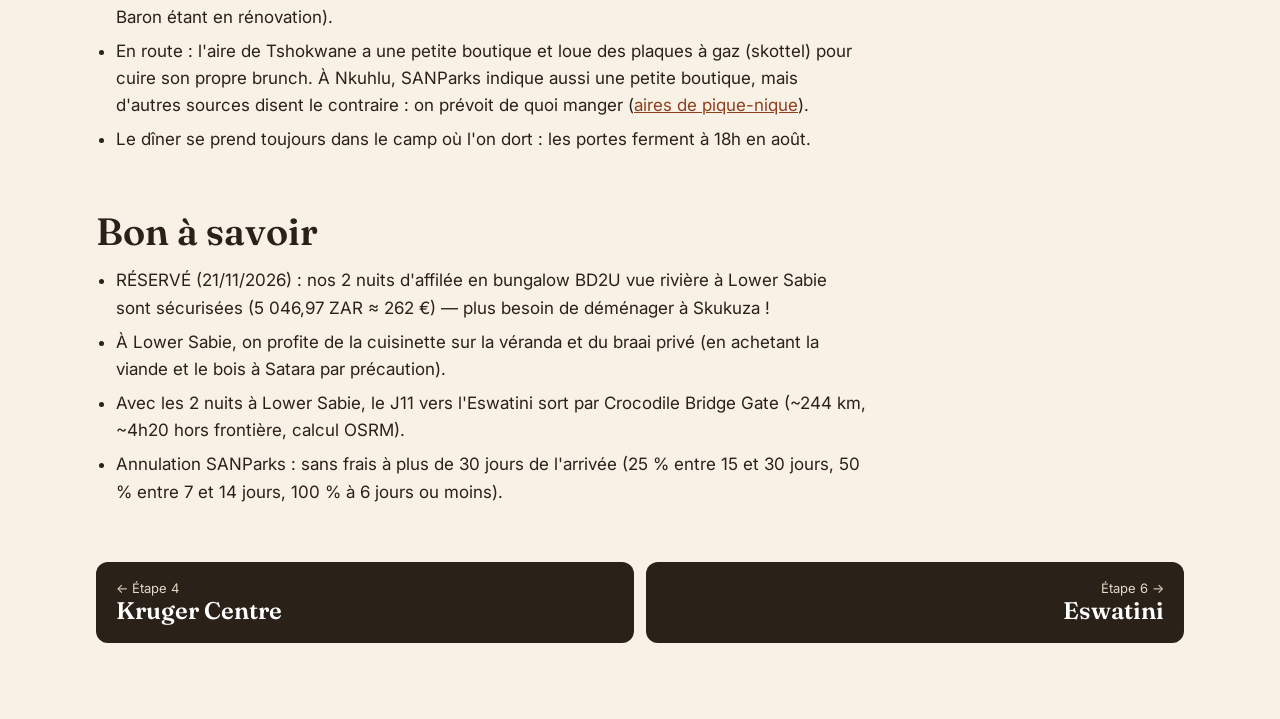
<file: etape-5-kruger-sud.html>
<!doctype html>
<html lang="fr">
<head>
<meta charset="utf-8">
<meta name="viewport" content="width=device-width, initial-scale=1">
<meta name="robots" content="noindex">
<title>Afrique du Sud 2027</title>
<link rel="icon" href="data:image/svg+xml,<svg xmlns='http://www.w3.org/2000/svg' viewBox='0 0 32 32'><circle cx='16' cy='16' r='16' fill='%23b5532a'/></svg>">
<link rel="preconnect" href="https://fonts.googleapis.com">
<link rel="stylesheet" href="https://fonts.googleapis.com/css2?family=Fraunces:opsz,wght@9..144,400;9..144,600&family=Inter:wght@400;600;700&display=swap">
<link rel="stylesheet" href="assets/style.css?v=12">
</head>
<body data-etape="4">
<div id="entete"></div>
<main id="contenu"><noscript>Ce carnet a besoin de JavaScript pour s'afficher.</noscript></main>
<div id="budget-fixe"></div>
<script src="assets/data.js?v=37"></script>
<script src="assets/app.js?v=32"></script>
</body>
</html>
</file>
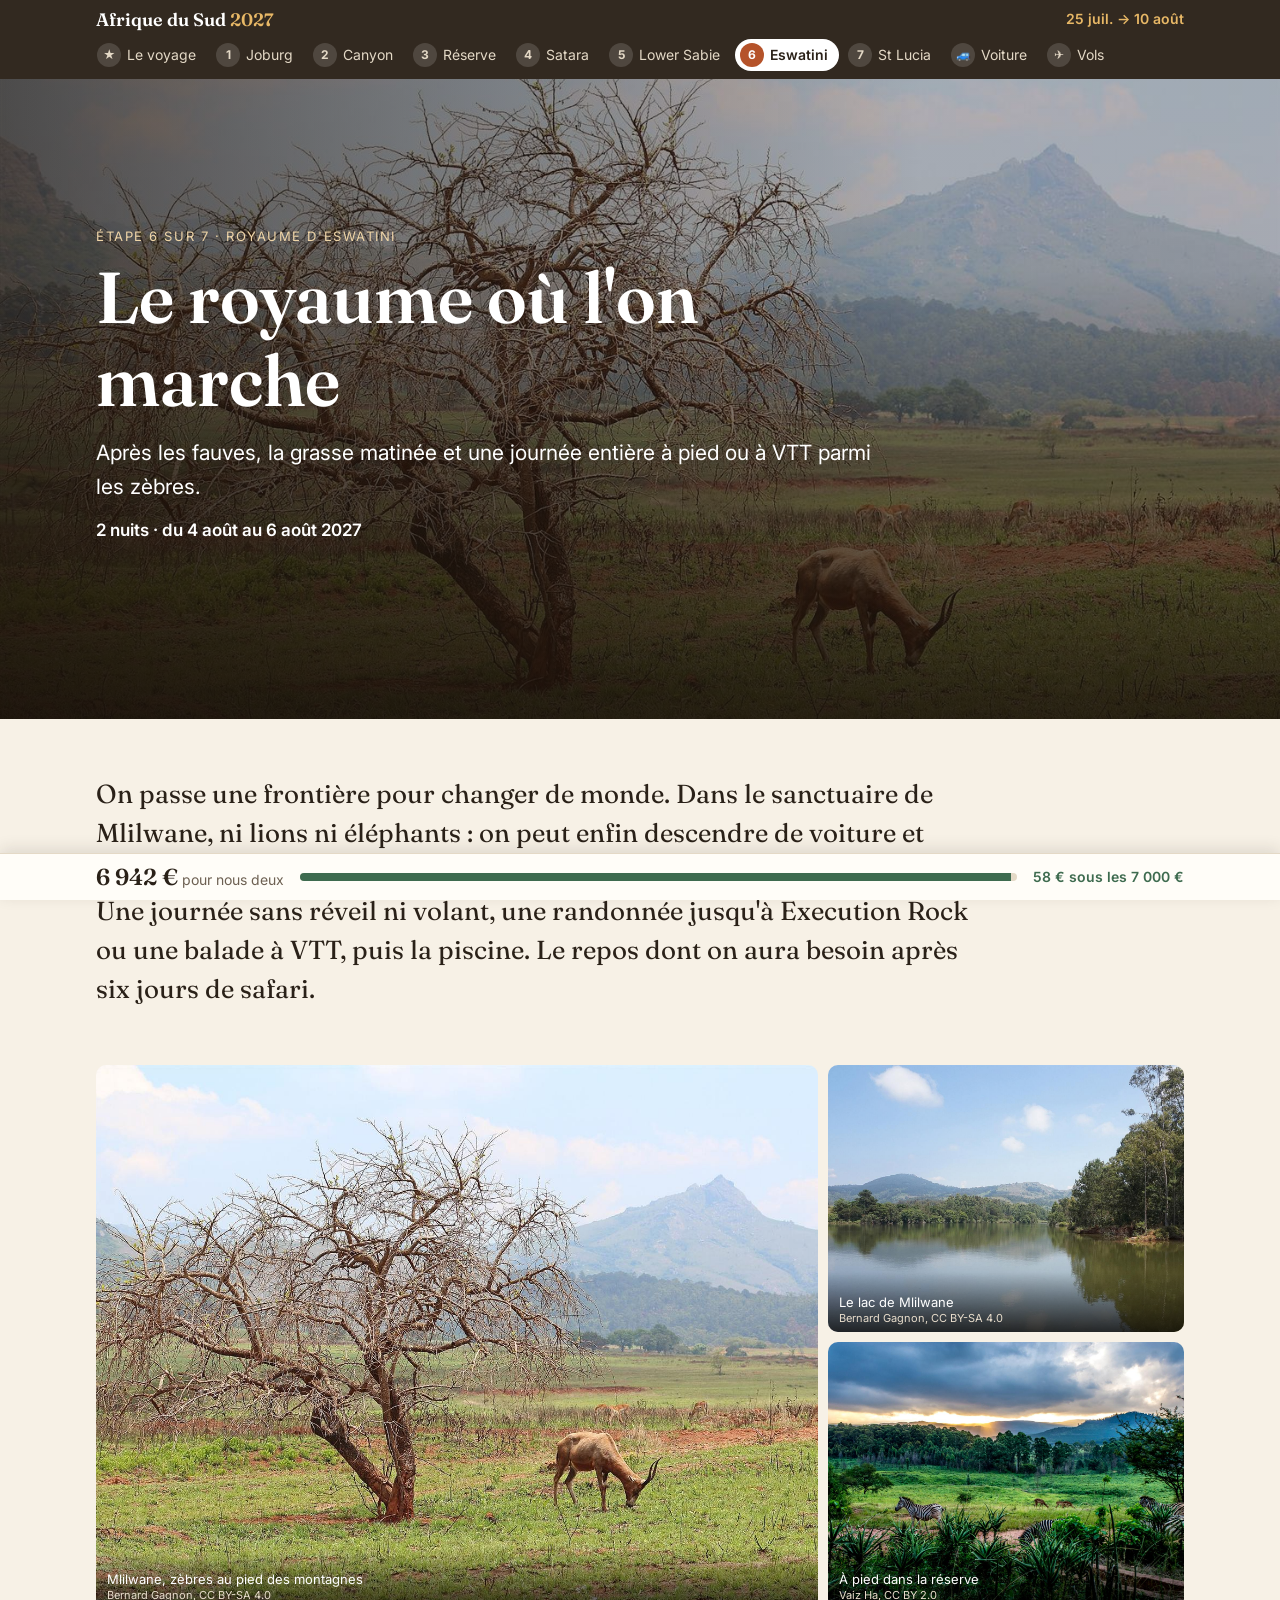
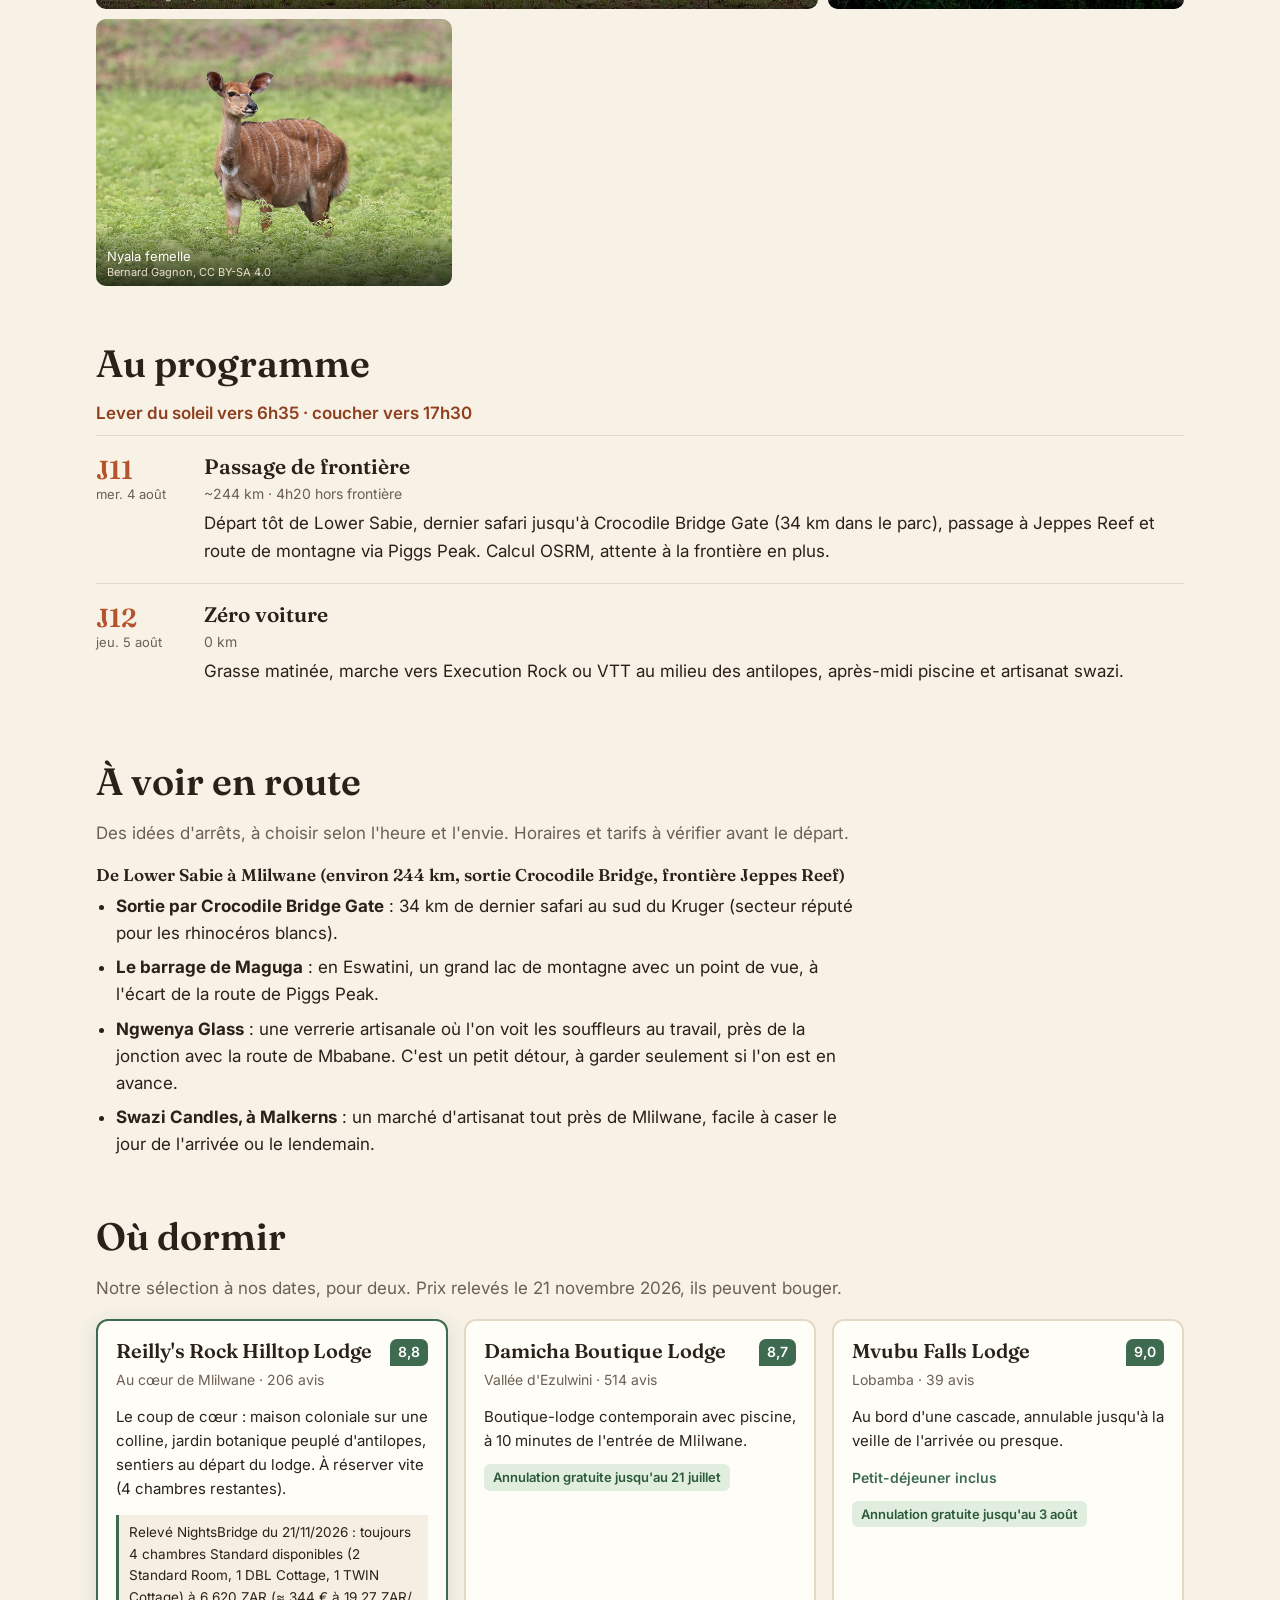
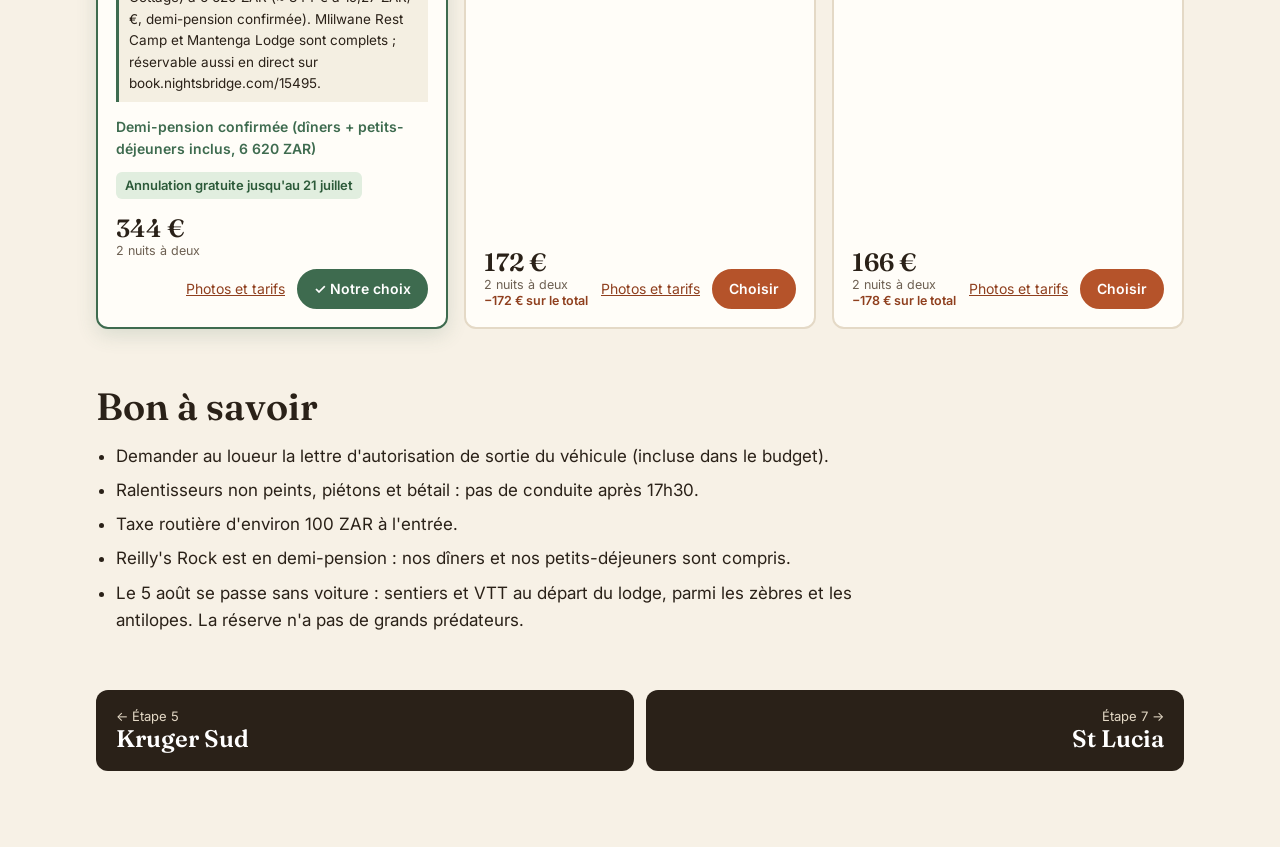
<file: etape-6-eswatini.html>
<!doctype html>
<html lang="fr">
<head>
<meta charset="utf-8">
<meta name="viewport" content="width=device-width, initial-scale=1">
<meta name="robots" content="noindex">
<title>Afrique du Sud 2027</title>
<link rel="icon" href="data:image/svg+xml,<svg xmlns='http://www.w3.org/2000/svg' viewBox='0 0 32 32'><circle cx='16' cy='16' r='16' fill='%23b5532a'/></svg>">
<link rel="preconnect" href="https://fonts.googleapis.com">
<link rel="stylesheet" href="https://fonts.googleapis.com/css2?family=Fraunces:opsz,wght@9..144,400;9..144,600&family=Inter:wght@400;600;700&display=swap">
<link rel="stylesheet" href="assets/style.css?v=12">
</head>
<body data-etape="5">
<div id="entete"></div>
<main id="contenu"><noscript>Ce carnet a besoin de JavaScript pour s'afficher.</noscript></main>
<div id="budget-fixe"></div>
<script src="assets/data.js?v=37"></script>
<script src="assets/app.js?v=32"></script>
</body>
</html>
</file>
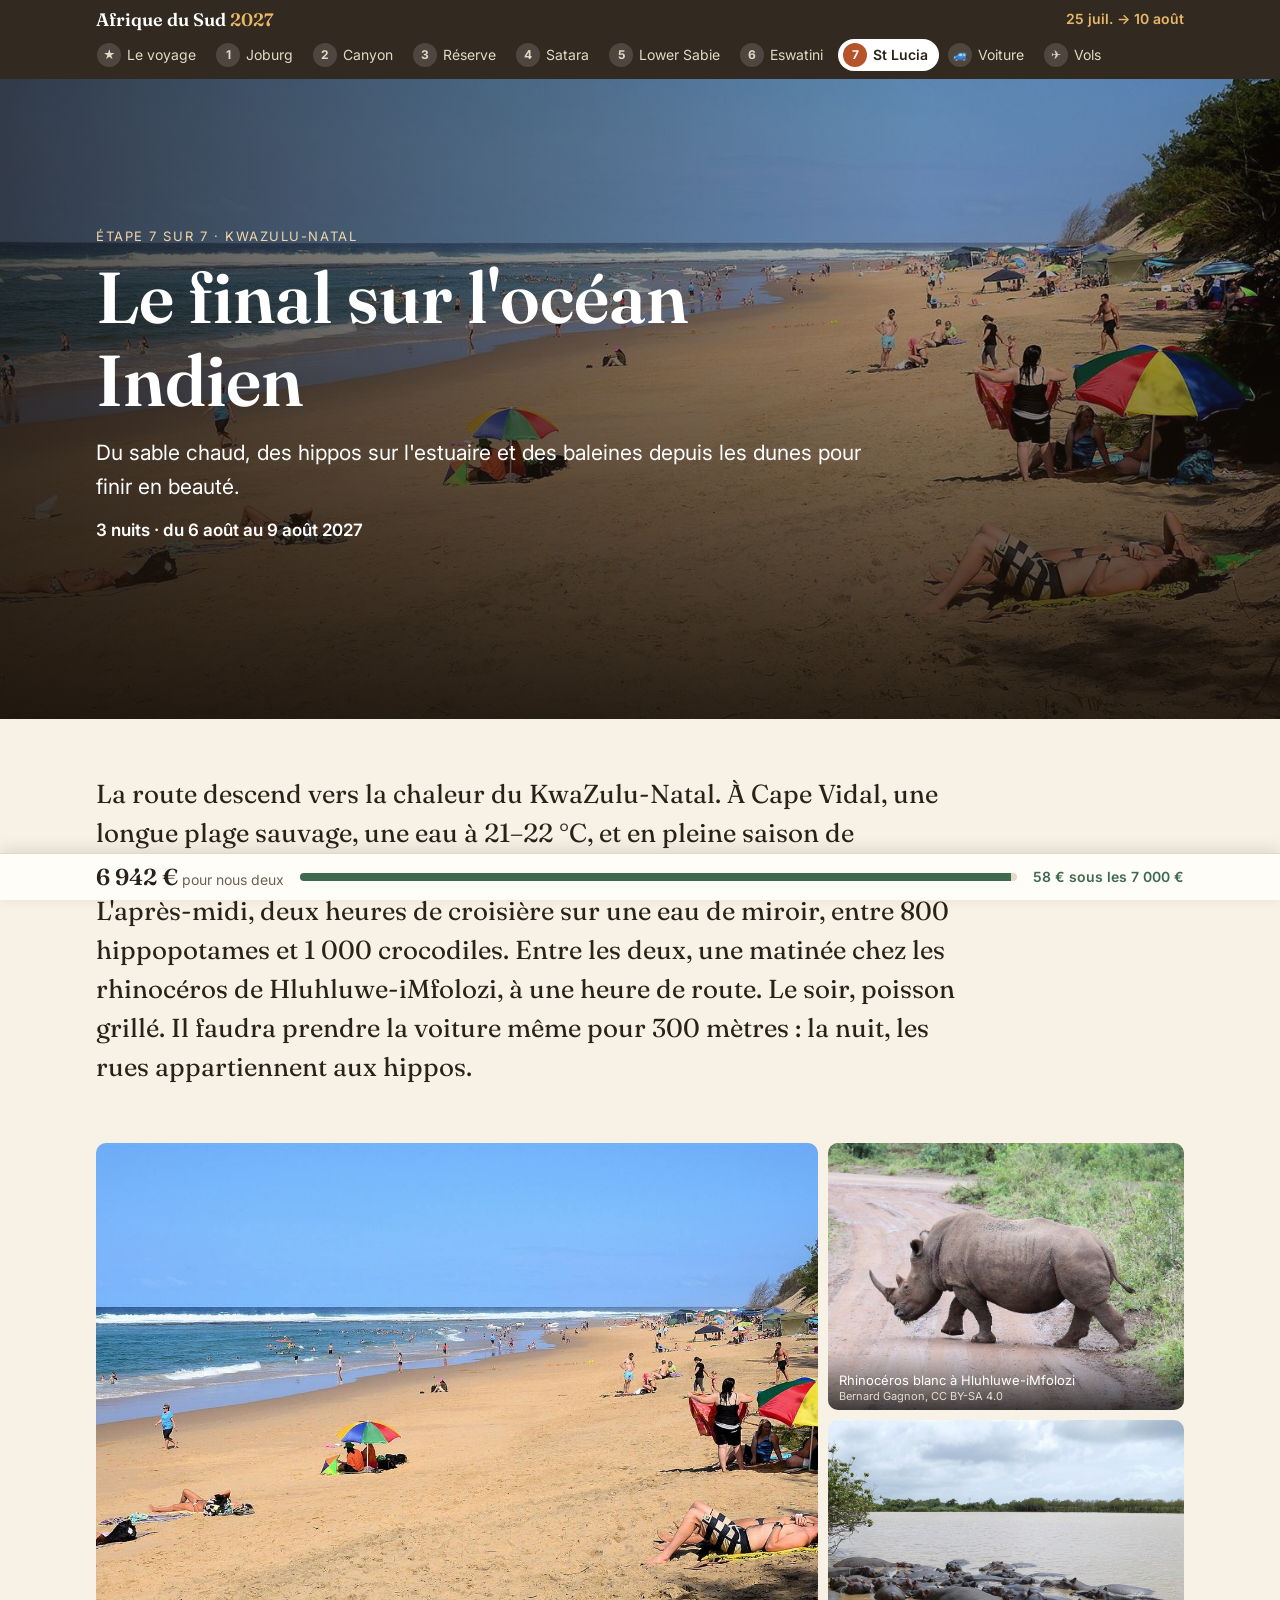
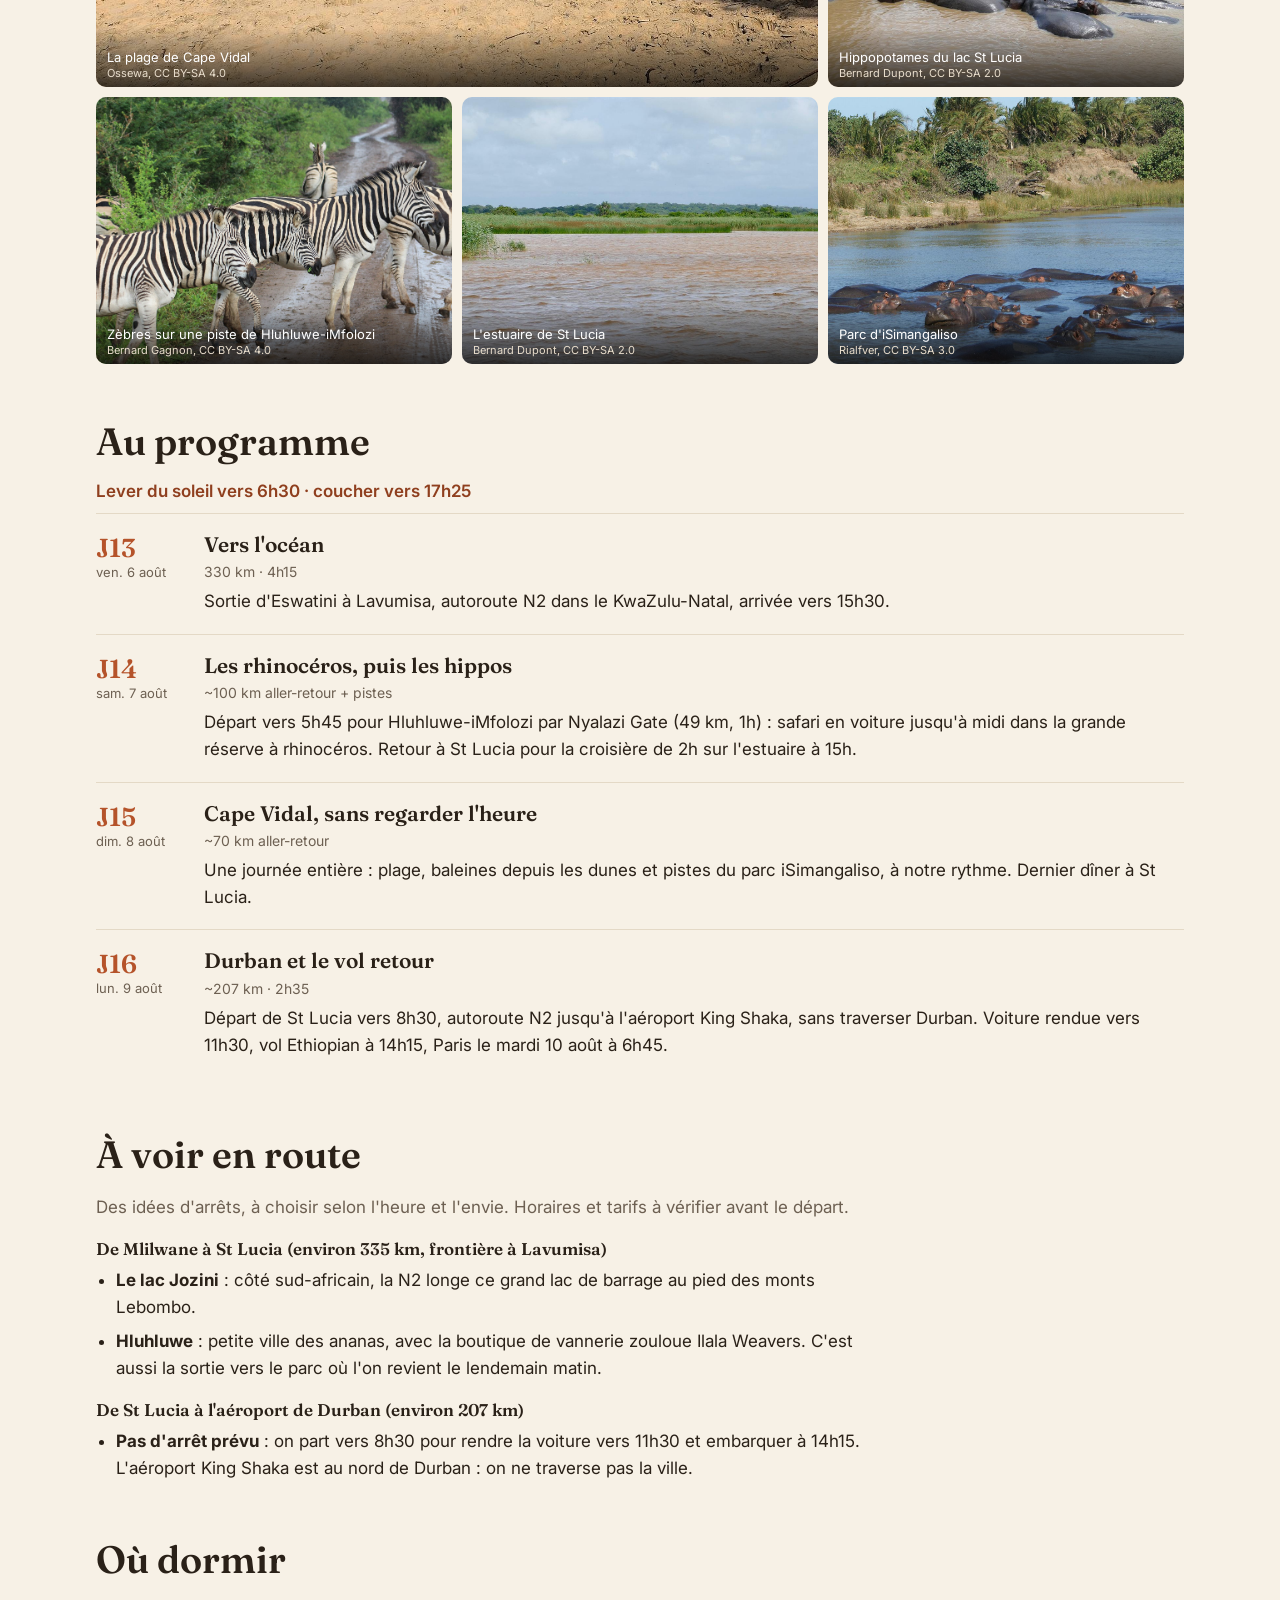
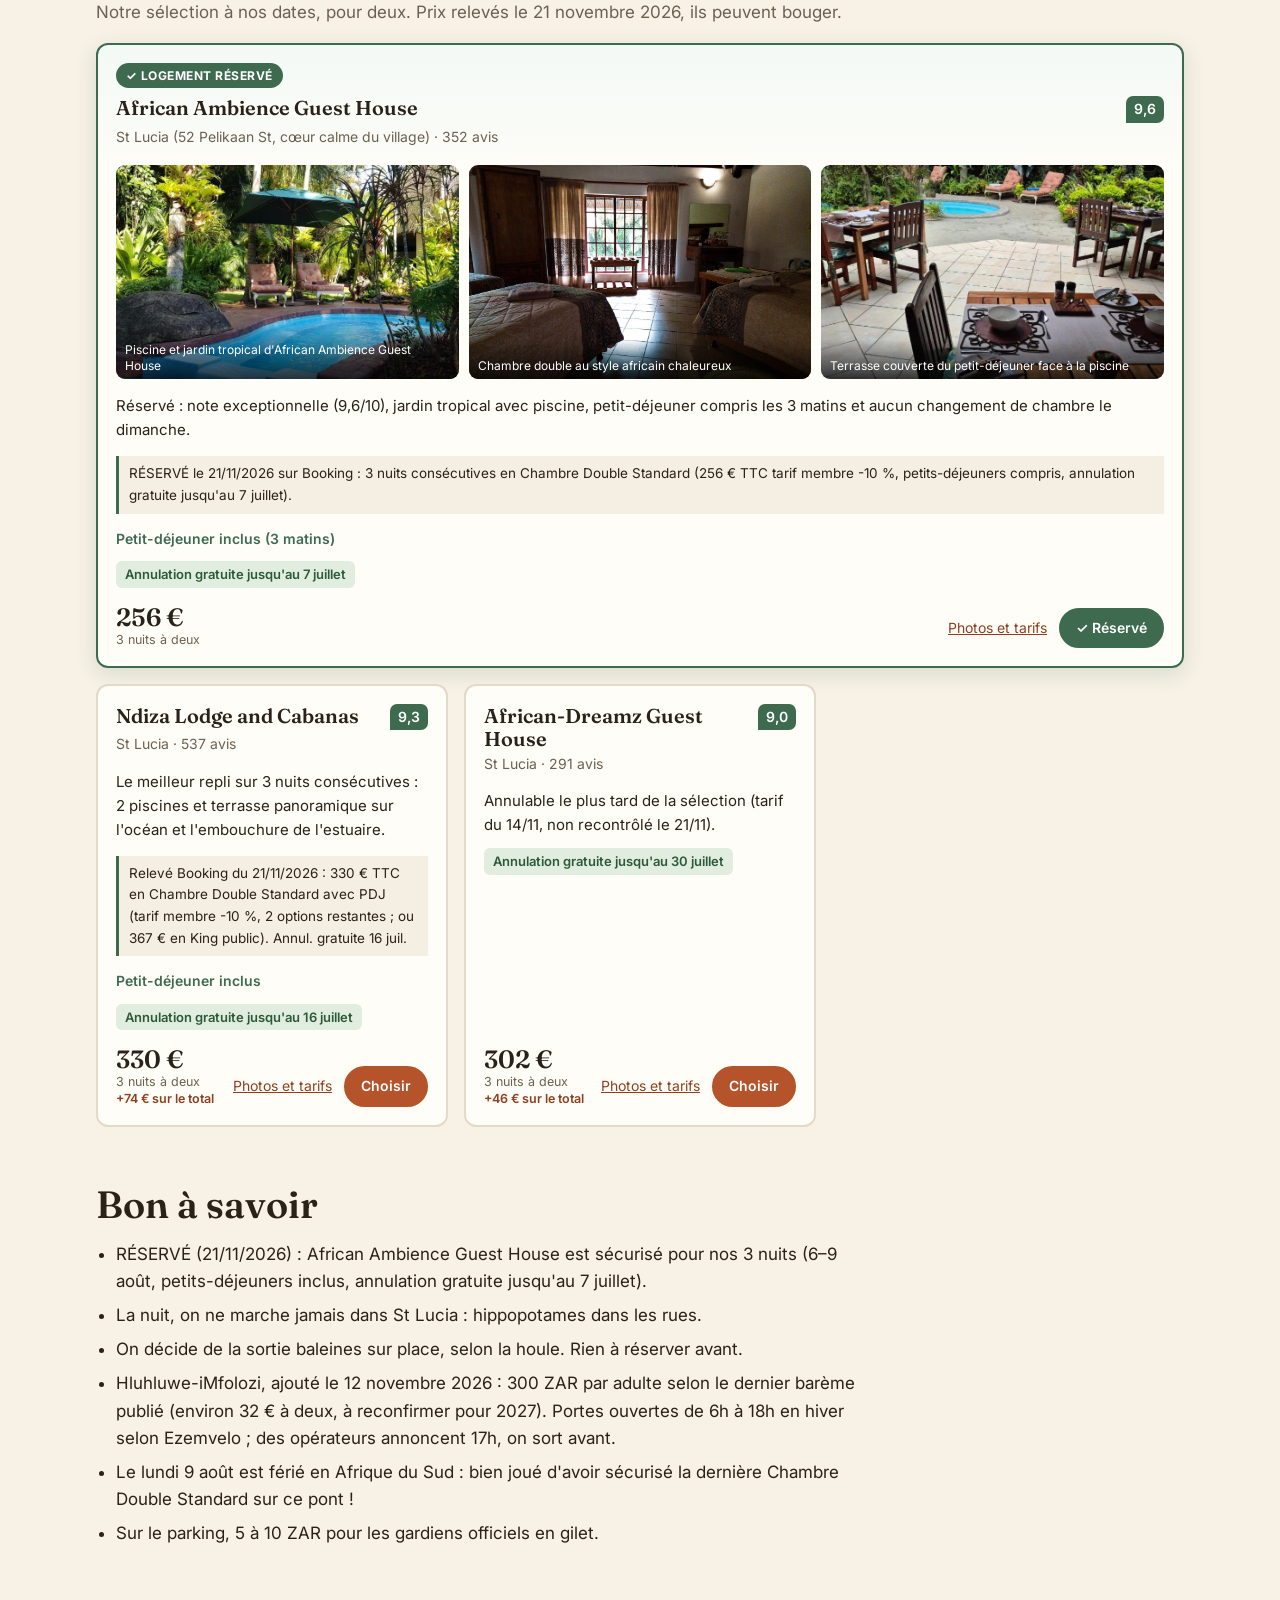
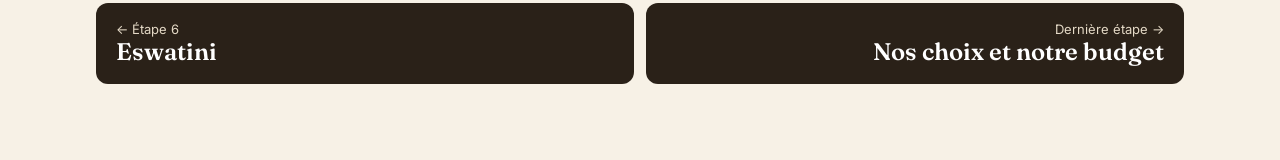
<file: etape-7-st-lucia.html>
<!doctype html>
<html lang="fr">
<head>
<meta charset="utf-8">
<meta name="viewport" content="width=device-width, initial-scale=1">
<meta name="robots" content="noindex">
<title>Afrique du Sud 2027</title>
<link rel="icon" href="data:image/svg+xml,<svg xmlns='http://www.w3.org/2000/svg' viewBox='0 0 32 32'><circle cx='16' cy='16' r='16' fill='%23b5532a'/></svg>">
<link rel="preconnect" href="https://fonts.googleapis.com">
<link rel="stylesheet" href="https://fonts.googleapis.com/css2?family=Fraunces:opsz,wght@9..144,400;9..144,600&family=Inter:wght@400;600;700&display=swap">
<link rel="stylesheet" href="assets/style.css?v=12">
</head>
<body data-etape="6">
<div id="entete"></div>
<main id="contenu"><noscript>Ce carnet a besoin de JavaScript pour s'afficher.</noscript></main>
<div id="budget-fixe"></div>
<script src="assets/data.js?v=37"></script>
<script src="assets/app.js?v=32"></script>
</body>
</html>
</file>
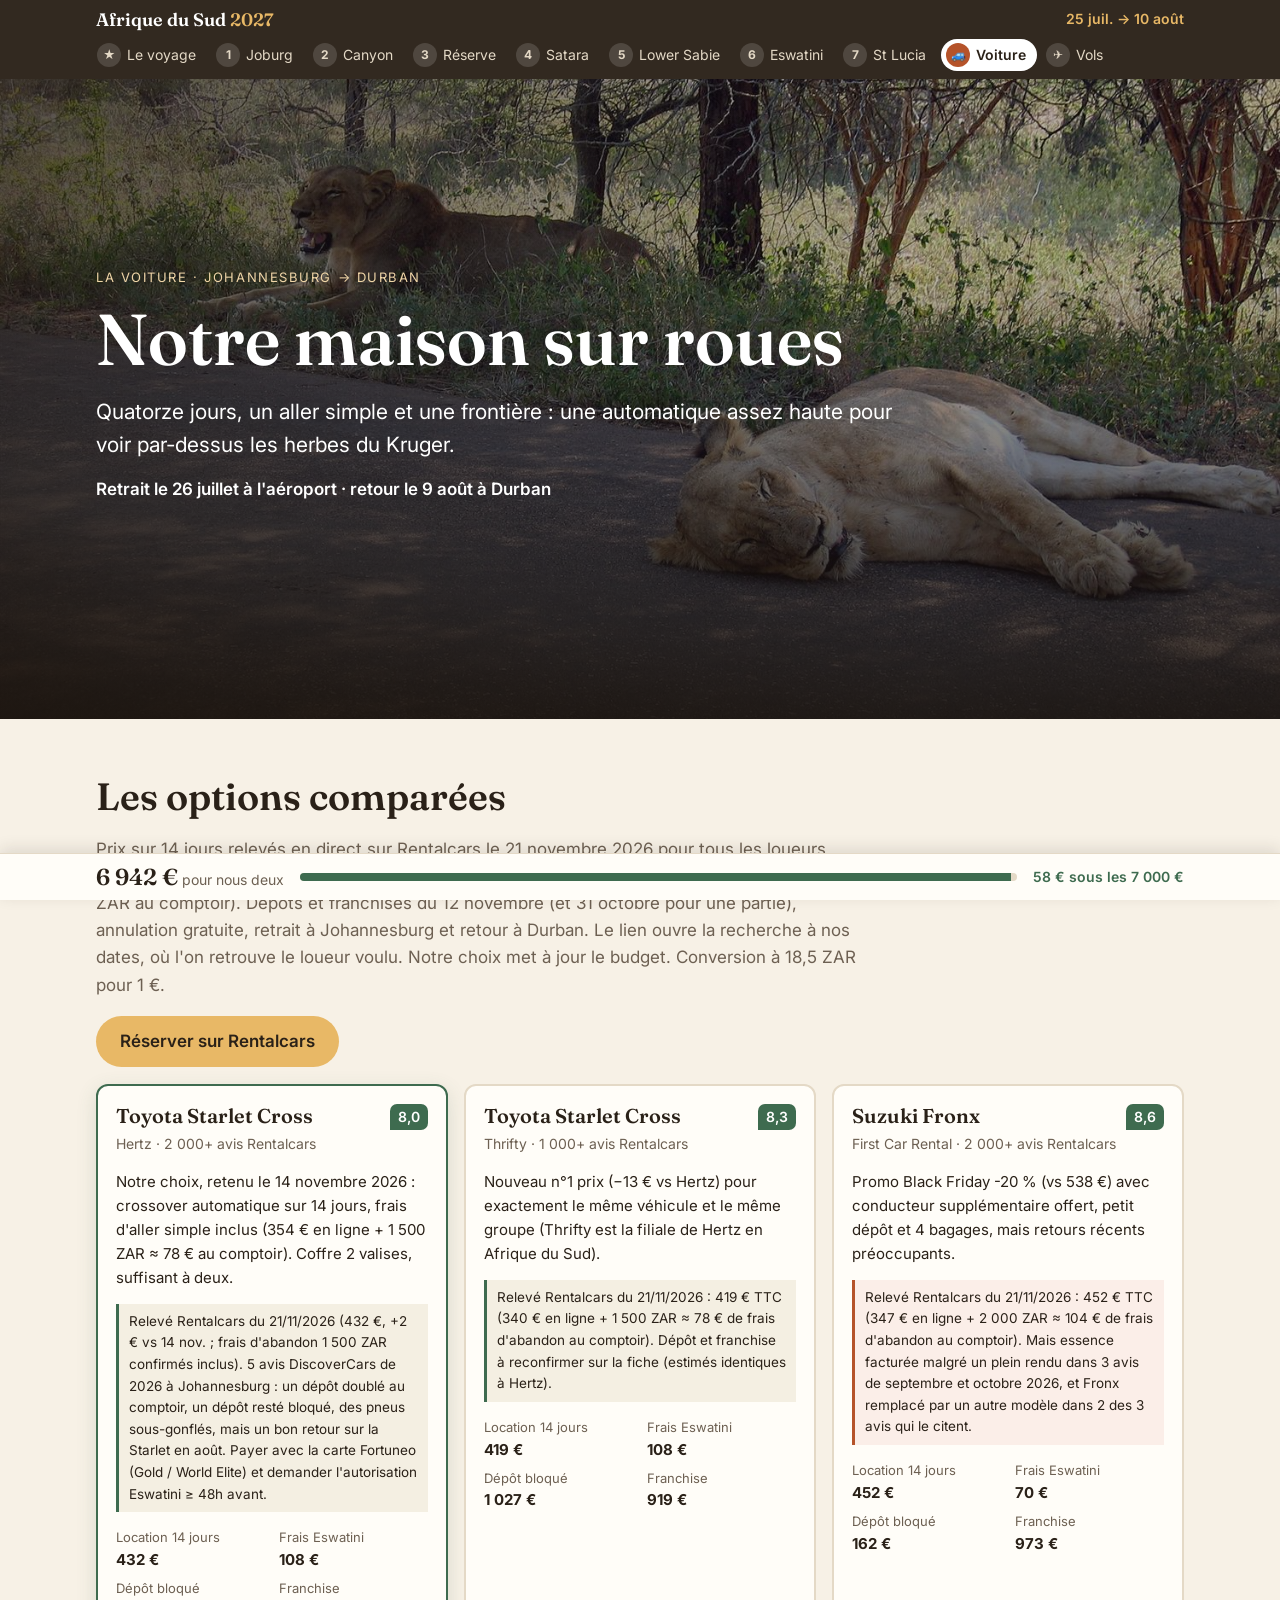
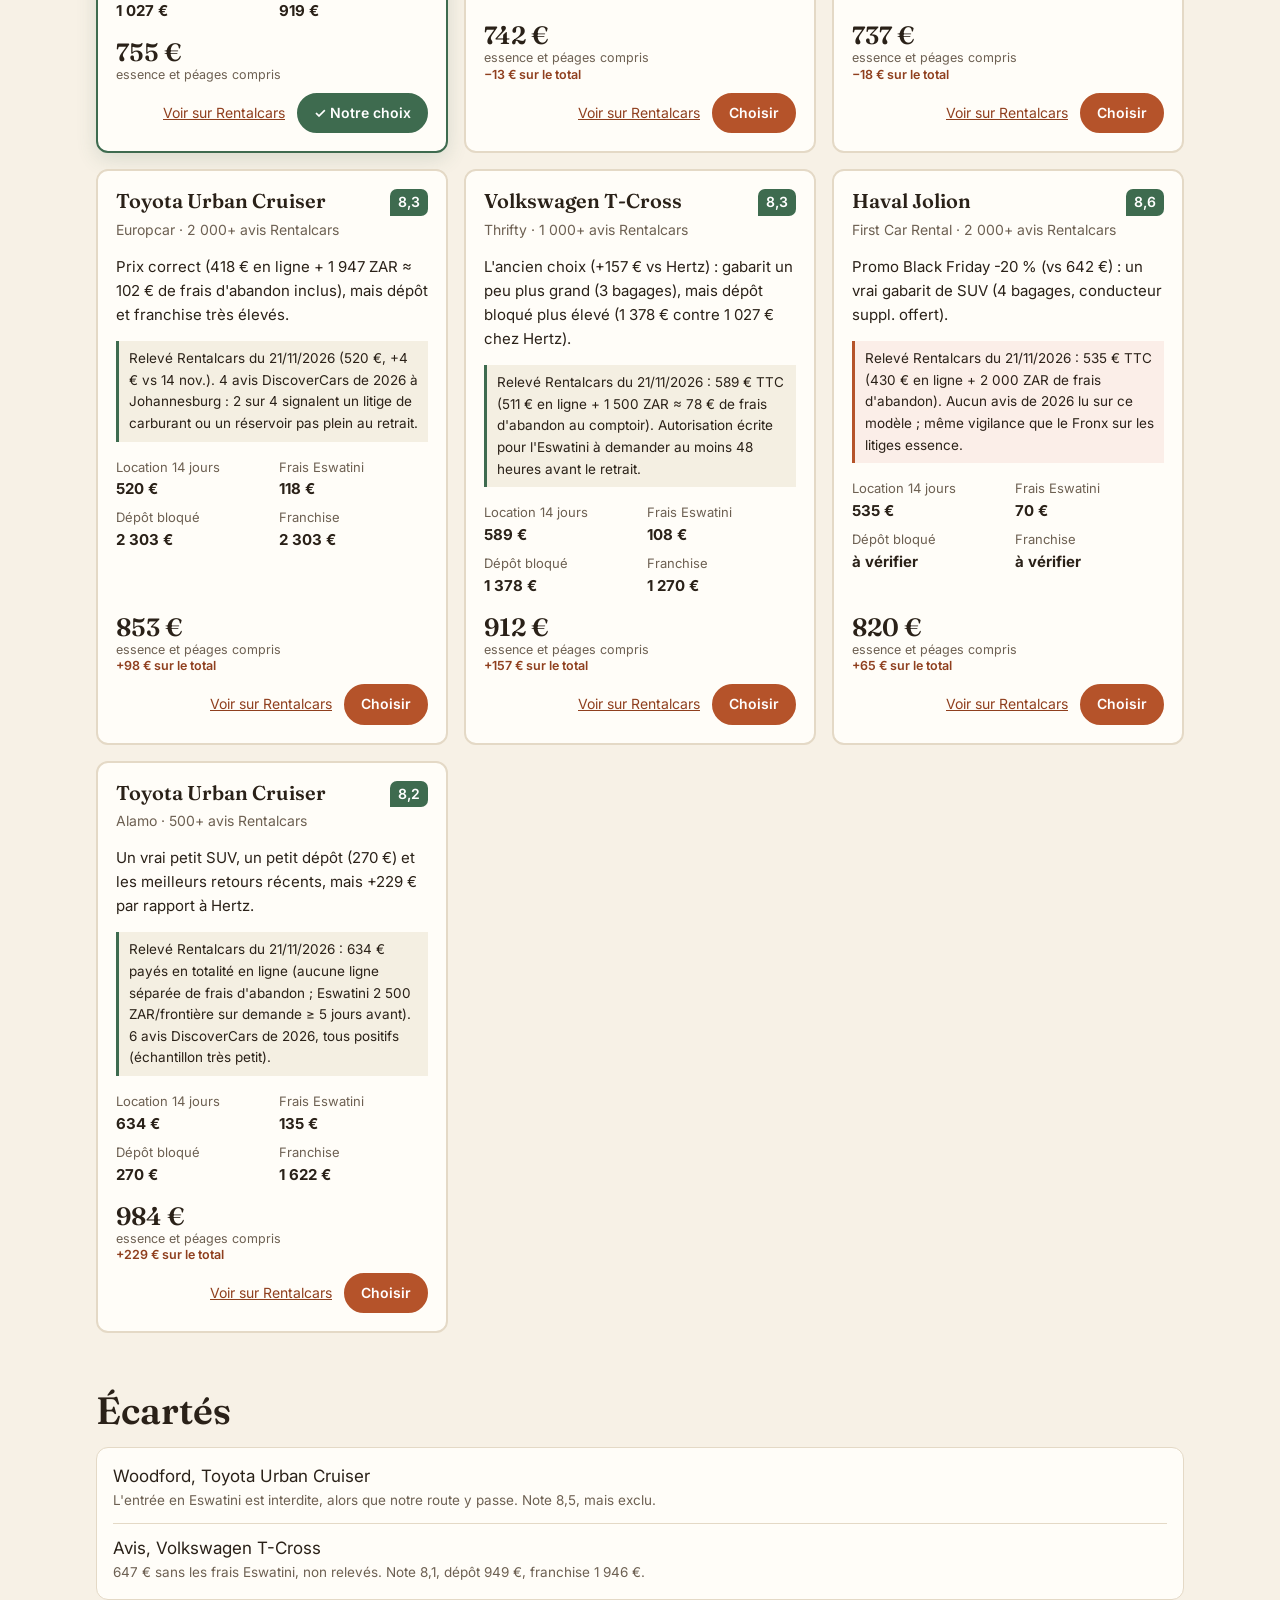
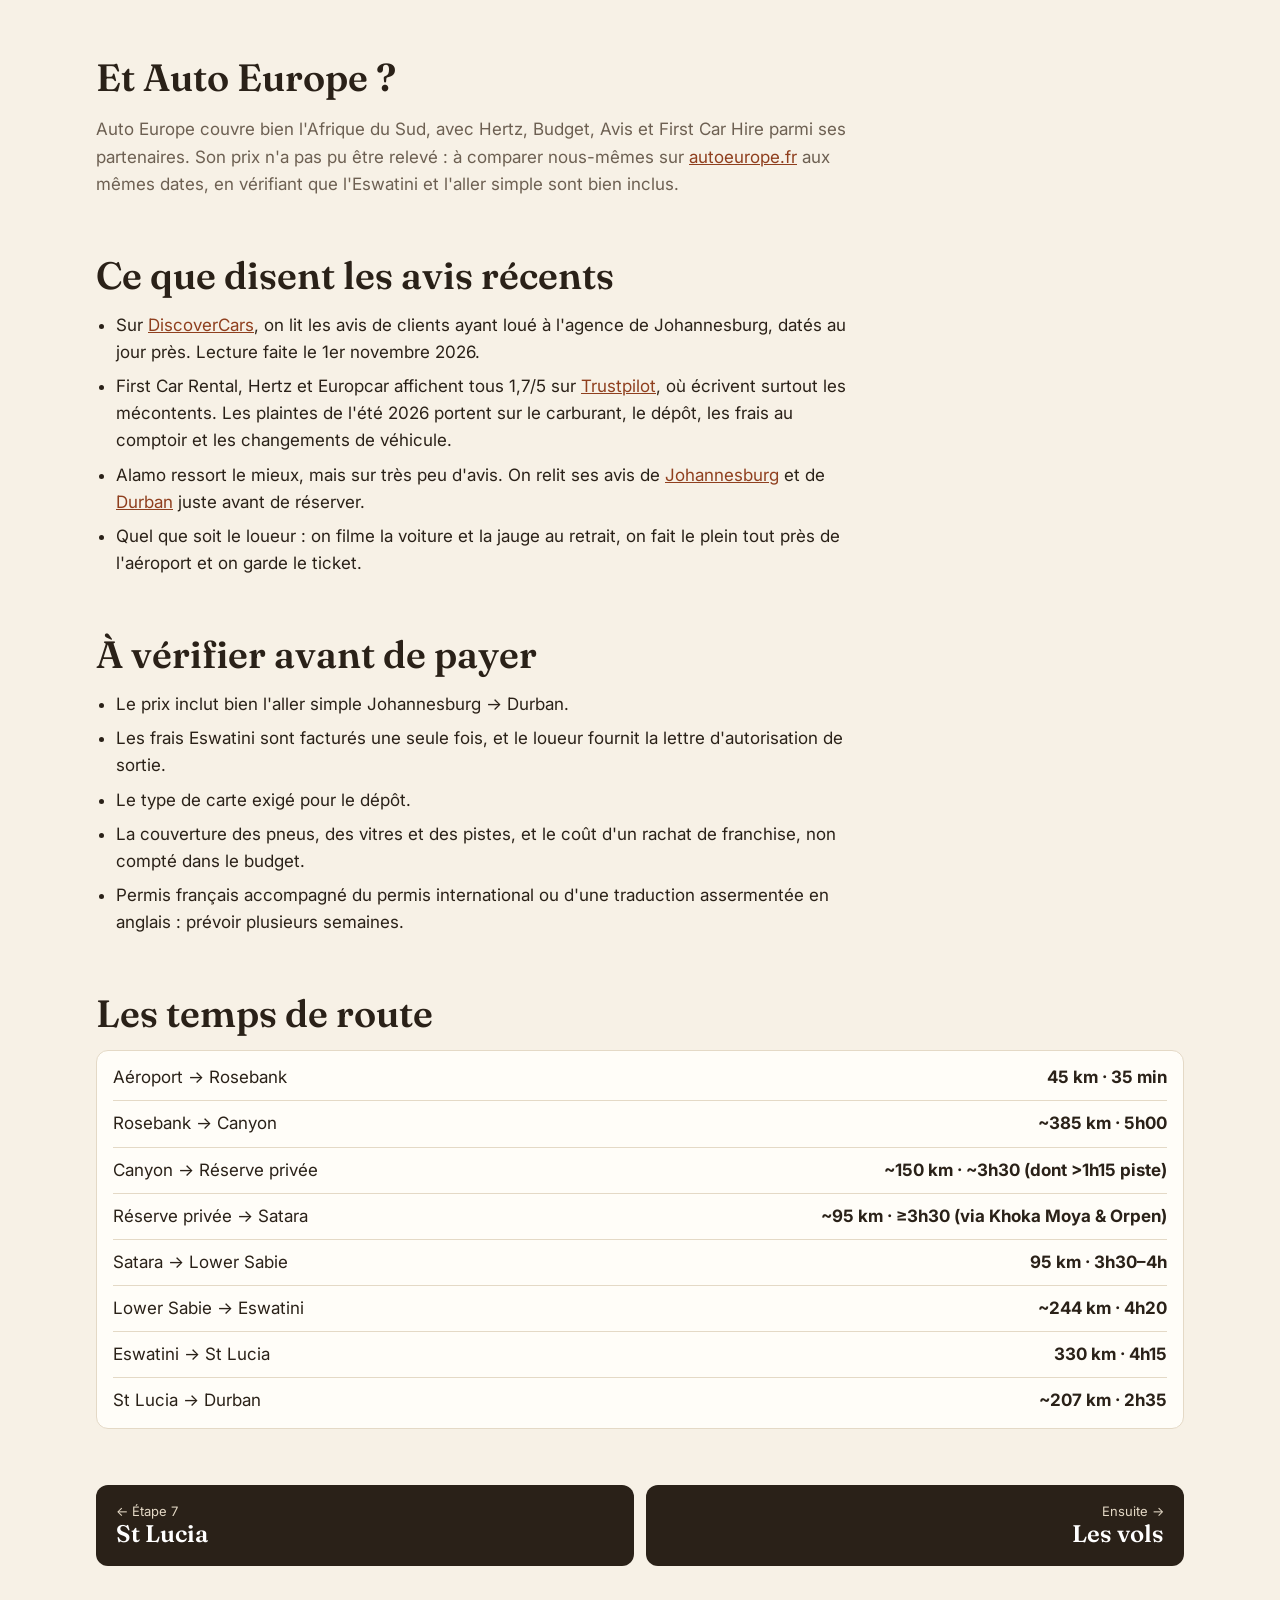
<file: location-voiture.html>
<!doctype html>
<html lang="fr">
<head>
<meta charset="utf-8">
<meta name="viewport" content="width=device-width, initial-scale=1">
<meta name="robots" content="noindex">
<title>Afrique du Sud 2027</title>
<link rel="icon" href="data:image/svg+xml,<svg xmlns='http://www.w3.org/2000/svg' viewBox='0 0 32 32'><circle cx='16' cy='16' r='16' fill='%23b5532a'/></svg>">
<link rel="preconnect" href="https://fonts.googleapis.com">
<link rel="stylesheet" href="https://fonts.googleapis.com/css2?family=Fraunces:opsz,wght@9..144,400;9..144,600&family=Inter:wght@400;600;700&display=swap">
<link rel="stylesheet" href="assets/style.css?v=12">
</head>
<body data-vue="voiture">
<div id="entete"></div>
<main id="contenu"><noscript>Ce carnet a besoin de JavaScript pour s'afficher.</noscript></main>
<div id="budget-fixe"></div>
<script src="assets/data.js?v=37"></script>
<script src="assets/app.js?v=32"></script>
</body>
</html>
</file>
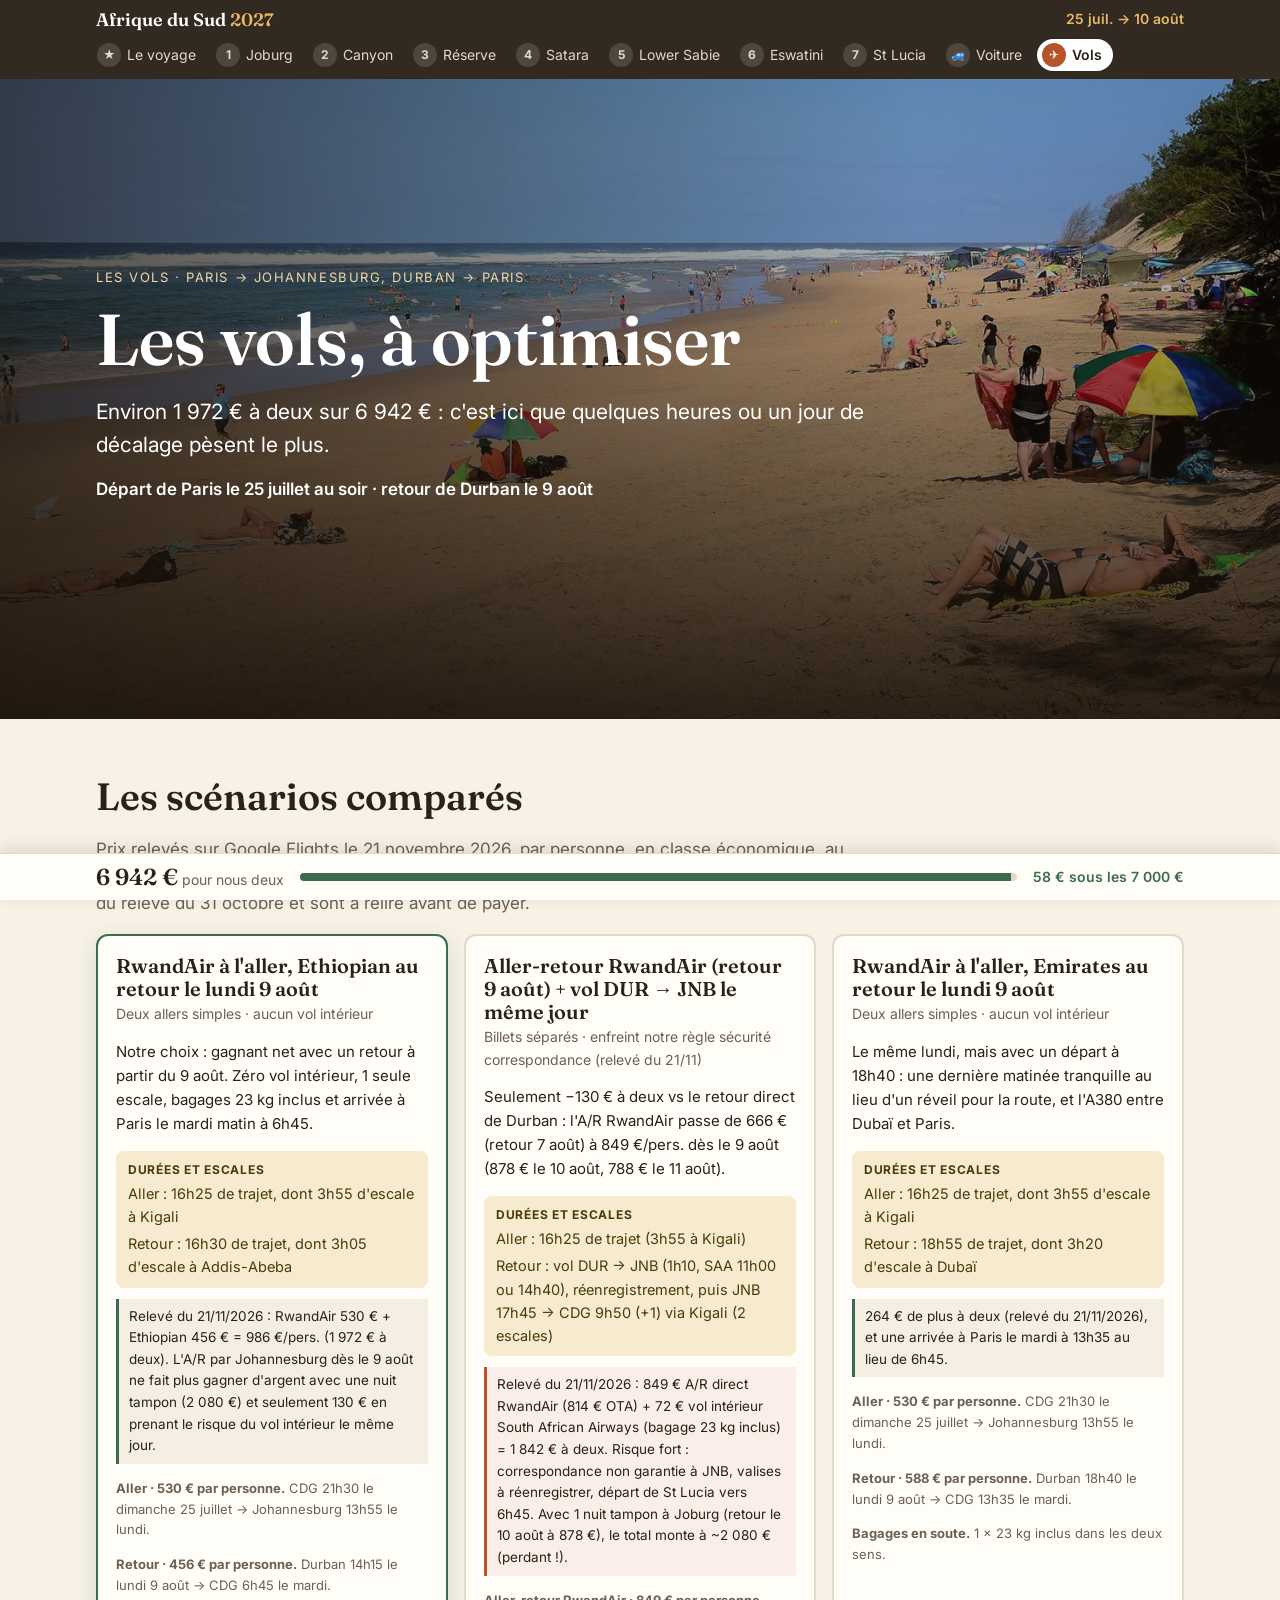
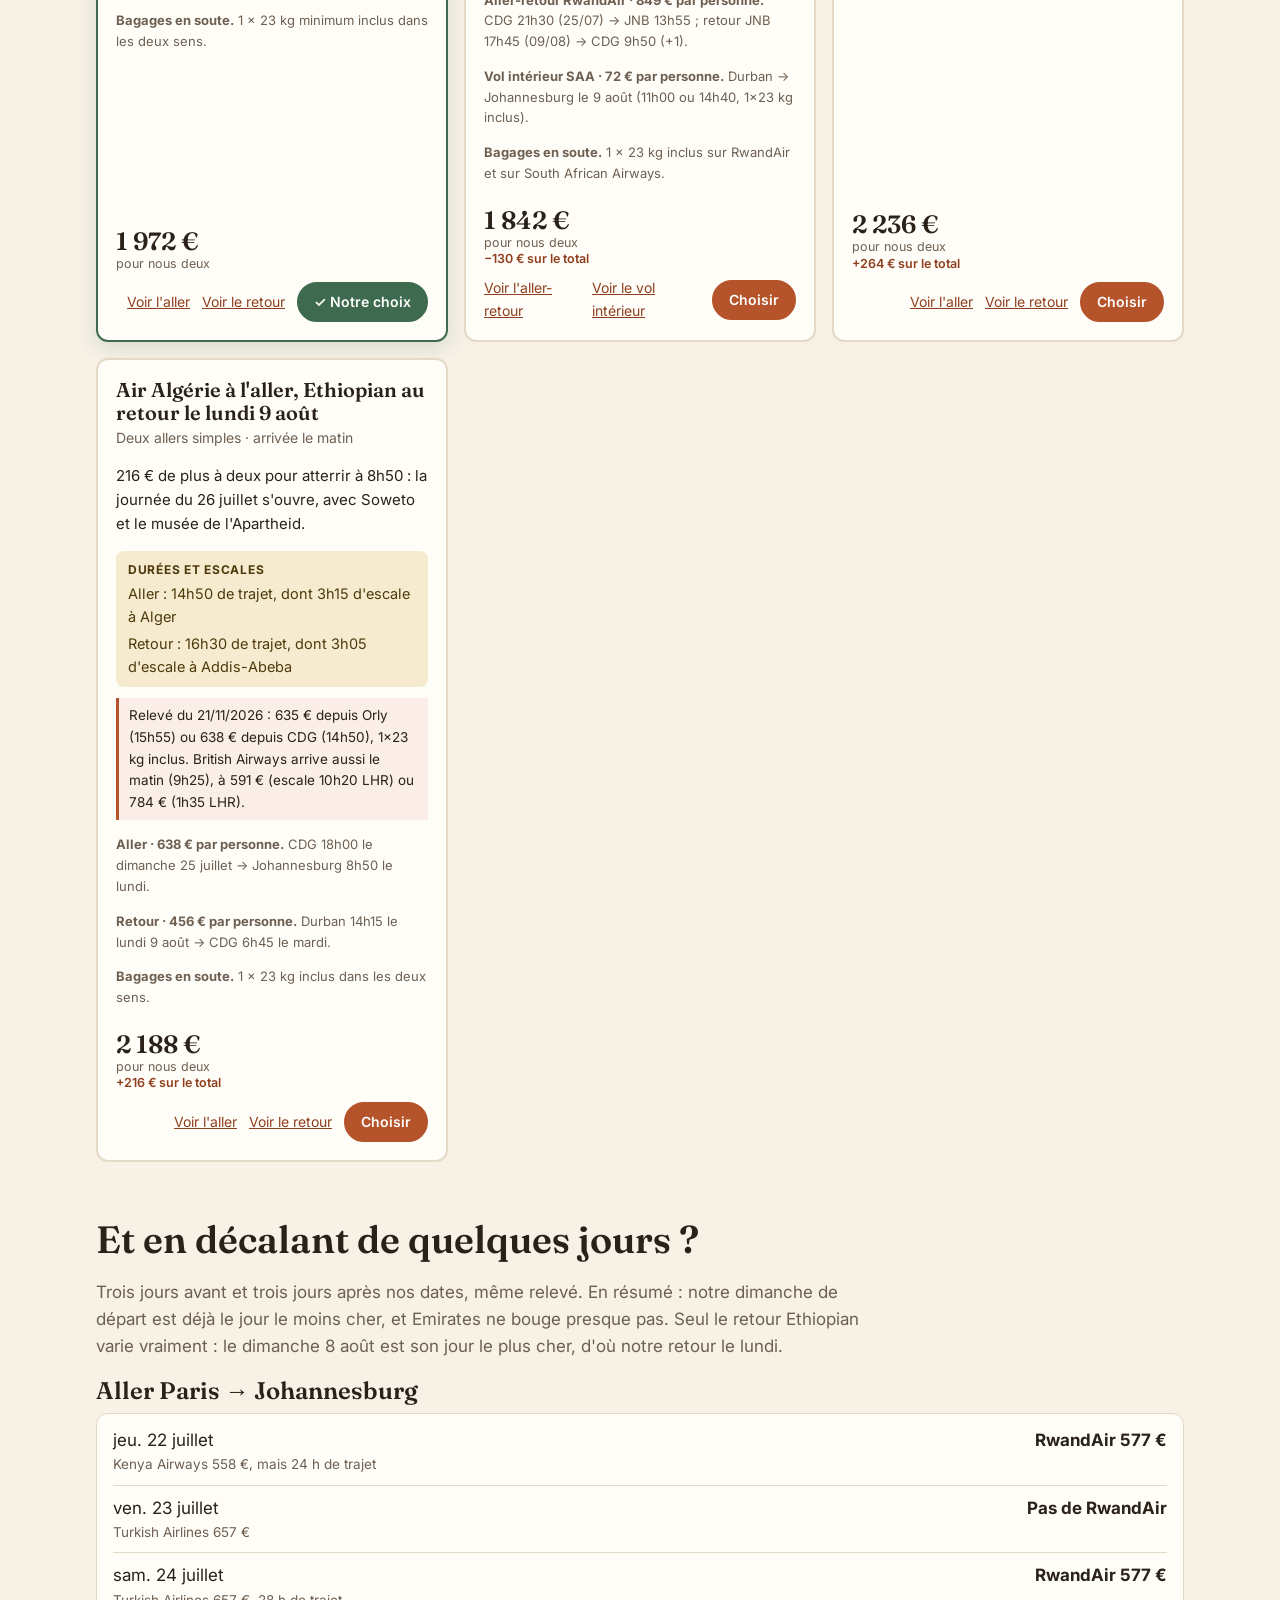
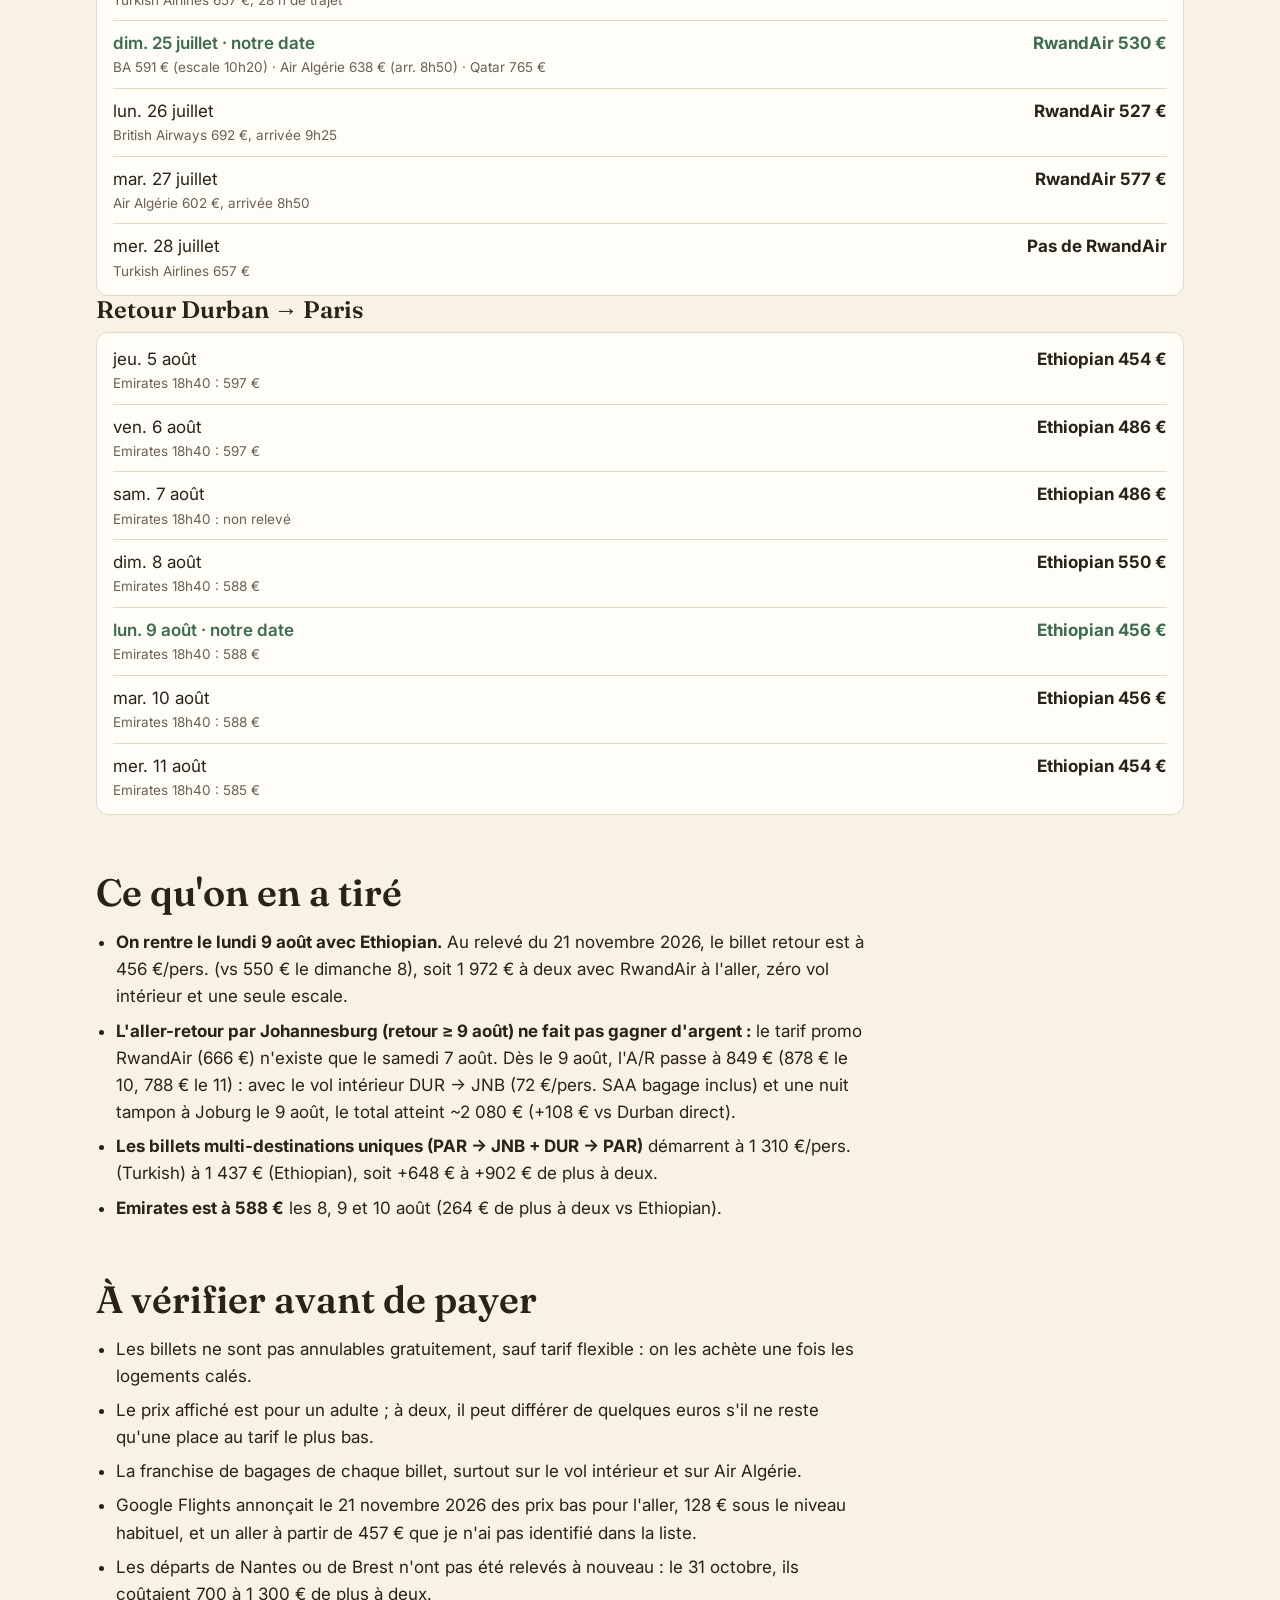
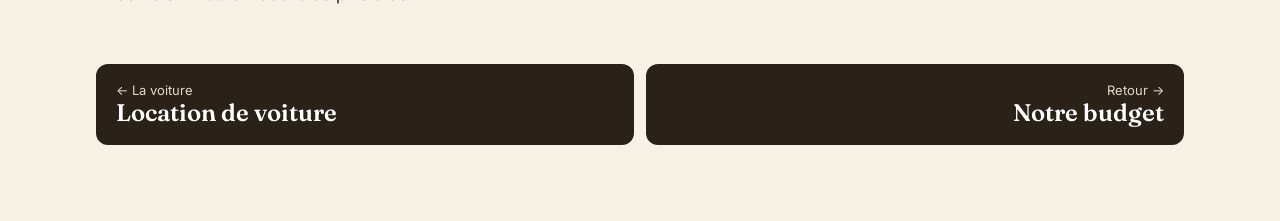
<file: vols.html>
<!doctype html>
<html lang="fr">
<head>
<meta charset="utf-8">
<meta name="viewport" content="width=device-width, initial-scale=1">
<meta name="robots" content="noindex">
<title>Afrique du Sud 2027</title>
<link rel="icon" href="data:image/svg+xml,<svg xmlns='http://www.w3.org/2000/svg' viewBox='0 0 32 32'><circle cx='16' cy='16' r='16' fill='%23b5532a'/></svg>">
<link rel="preconnect" href="https://fonts.googleapis.com">
<link rel="stylesheet" href="https://fonts.googleapis.com/css2?family=Fraunces:opsz,wght@9..144,400;9..144,600&family=Inter:wght@400;600;700&display=swap">
<link rel="stylesheet" href="assets/style.css?v=12">
</head>
<body data-vue="vols">
<div id="entete"></div>
<main id="contenu"><noscript>Ce carnet a besoin de JavaScript pour s'afficher.</noscript></main>
<div id="budget-fixe"></div>
<script src="assets/data.js?v=37"></script>
<script src="assets/app.js?v=32"></script>
</body>
</html>
</file>
<file: assets/style.css>
:root {
  --sable: #f7f1e6; --carte: #fffdf8; --encre: #2a2118; --doux: #6d6052; --trait: #e4d9c6;
  --terre: #b5532a; --terre-f: #8f3f1e; --acacia: #3e6b4f; --or: #c08a2c;
  --titre: "Fraunces", Georgia, serif; --texte: "Inter", system-ui, sans-serif;
}
* { box-sizing: border-box; }
html { scroll-padding-top: 120px; }
body { margin: 0; background: var(--sable); color: var(--encre); font: 17px/1.6 var(--texte); padding-bottom: 76px; }
img { max-width: 100%; display: block; }
a { color: var(--terre-f); }
h1, h2, h3 { font-family: var(--titre); font-weight: 600; line-height: 1.15; margin: 0; }
h2 { font-size: clamp(28px, 4vw, 38px); margin-bottom: 14px; }
button { font: inherit; cursor: pointer; }

#entete { position: sticky; top: 0; z-index: 20; background: rgba(42, 33, 24, .96); color: #fff; }
.barre { max-width: 1120px; margin: auto; display: flex; justify-content: space-between; align-items: center; gap: 12px; padding: 8px 16px; }
.marque { color: #fff; text-decoration: none; font: 600 18px var(--titre); white-space: nowrap; }
.marque em { color: #e8b866; font-style: normal; }
.bascule { display: flex; background: rgba(255, 255, 255, .12); border-radius: 99px; padding: 3px; }
.bascule button { border: 0; background: none; color: #efe6d8; border-radius: 99px; padding: 4px 11px; font-size: 13px; white-space: nowrap; }
.bascule button[aria-pressed="true"] { background: #e8b866; color: #2a2118; font-weight: 600; }
.dates { color: #e8b866; font-size: 14px; font-weight: 600; white-space: nowrap; }
.fil { max-width: 1120px; margin: auto; display: flex; gap: 4px; padding: 0 12px 8px; overflow-x: auto; scrollbar-width: none; }
.fil::-webkit-scrollbar { display: none; }
.fil a { display: flex; align-items: center; gap: 6px; color: #e4d9c6; text-decoration: none; padding: 4px 11px 4px 5px; border-radius: 99px; font-size: 14px; white-space: nowrap; }
.fil b { width: 24px; height: 24px; display: grid; place-items: center; border-radius: 50%; background: rgba(255, 255, 255, .14); font-size: 12px; }
.fil a:hover { background: rgba(255, 255, 255, .1); }
.fil a.actif { background: #fff; color: var(--encre); font-weight: 600; }
.fil a.actif b { background: var(--terre); color: #fff; }

.heros { position: relative; height: min(76vh, 640px); min-height: 460px; color: #fff; overflow: hidden; }
.heros > img { width: 100%; height: 100%; object-fit: cover; }
.voile { position: absolute; inset: 0; display: flex; align-items: flex-end; background: linear-gradient(to top, rgba(25, 17, 10, .9), rgba(25, 17, 10, .3) 70%), linear-gradient(to right, rgba(25, 17, 10, .62), transparent 72%); }
.dedans { max-width: 1120px; width: 100%; margin: auto; padding: 16px 16px 44px; }
.sur { text-transform: uppercase; letter-spacing: .12em; font-size: 13px; margin: 0 0 10px; color: #f0d6a8; }
.heros h1 { font-size: clamp(38px, 7vw, 72px); max-width: 16ch; }
.acc { font-size: clamp(17px, 2.2vw, 21px); max-width: 62ch; margin: 14px 0; }
.meta { margin: 0; font-weight: 600; }
.cta { display: inline-block; background: #e8b866; color: #2a2118; padding: 12px 24px; border-radius: 99px; font-weight: 600; text-decoration: none; }
.cta:hover { background: #f2c97f; }

.page { max-width: 1120px; margin: auto; padding: 0 16px; }
.page section { margin-top: 56px; }
.intro { color: var(--doux); max-width: 70ch; }
.recit p { font: 400 clamp(20px, 2.6vw, 26px)/1.5 var(--titre); max-width: 34em; margin: 0; }

.galerie { display: grid; grid-template-columns: repeat(3, 1fr); gap: 10px; }
.galerie figure { margin: 0; position: relative; aspect-ratio: 4/3; overflow: hidden; border-radius: 10px; background: var(--trait); }
.galerie .large { grid-column: span 2; grid-row: span 2; aspect-ratio: auto; }
.galerie img { width: 100%; height: 100%; object-fit: cover; transition: transform .5s; }
.galerie figure:hover img { transform: scale(1.04); }
figcaption { position: absolute; inset: auto 0 0 0; padding: 22px 11px 7px; color: #fff; font-size: 13px; line-height: 1.3; background: linear-gradient(to top, rgba(0, 0, 0, .72), transparent); }
figcaption a { display: block; color: #e8ddcc; font-size: 11px; text-decoration: none; }

.soleil { color: var(--terre-f); font-weight: 600; margin: 0 0 8px; }
.jours { list-style: none; margin: 0; padding: 0; }
.jours li { display: flex; gap: 20px; padding: 18px 0; border-top: 1px solid var(--trait); }
.jour { font: 600 26px var(--titre); color: var(--terre); min-width: 88px; }
.jour small { display: block; font: 400 13px var(--texte); color: var(--doux); }
.jours h3 { font-size: 21px; }
.jours p { margin: 5px 0 0; }
.km { color: var(--doux); font-size: 14px; }

.grille { display: grid; grid-template-columns: repeat(auto-fill, minmax(310px, 1fr)); gap: 16px; }
.logement { display: flex; flex-direction: column; align-items: flex-start; background: var(--carte); border: 2px solid var(--trait); border-radius: 12px; padding: 18px; }
.logement.pris { border-color: var(--acacia); box-shadow: 0 6px 20px rgba(62, 107, 79, .16); }
.logement.reserve { grid-column: 1 / -1; background: linear-gradient(to bottom, #f3f9f5, var(--carte) 140px); }
.logement.off { opacity: .6; }
.logement p { margin: 7px 0; font-size: 15px; }
.badge-reserve { display: inline-flex; align-items: center; gap: 5px; background: var(--acacia); color: #fff; font-size: 12px; font-weight: 700; letter-spacing: .04em; text-transform: uppercase; padding: 3px 10px; border-radius: 99px; margin-bottom: 8px; }
.badge-reserve.mini { font-size: 11px; padding: 2px 8px; margin: 0 0 0 8px; vertical-align: middle; }
.logement-photos { display: grid; grid-template-columns: repeat(3, 1fr); gap: 10px; width: 100%; margin: 10px 0 8px; }
.logement-photos figure { margin: 0; position: relative; aspect-ratio: 16/10; border-radius: 9px; overflow: hidden; background: var(--trait); }
.logement-photos img { width: 100%; height: 100%; object-fit: cover; transition: transform .4s; }
.logement-photos figure:hover img { transform: scale(1.04); }
.logement-photos figcaption { font-size: 12px; padding: 18px 9px 6px; }
.choix-thumb { flex: none; width: 52px; height: 38px; border-radius: 6px; object-fit: cover; }
.ligne { display: flex; justify-content: space-between; gap: 10px; width: 100%; }
.ligne h3 { font-size: 20px; }
.note { background: var(--acacia); color: #fff; border-radius: 7px 7px 7px 0; padding: 2px 8px; font-weight: 600; font-size: 14px; height: fit-content; }
.logement .zone { color: var(--doux); font-size: 14px; margin-top: 3px; }
.logement .repas { color: var(--acacia); font-weight: 600; font-size: 14px; }
.logement .retours { background: #f4efe2; border-left: 3px solid var(--acacia); padding: 7px 10px; font-size: 13.5px; width: 100%; }
.logement .retours.vigilance { background: #fbeee8; border-left-color: var(--terre); }
.logement .petit { font-size: 13px; color: var(--doux); }
.pastille { display: inline-block; border-radius: 6px; padding: 3px 9px; font-size: 13px; font-weight: 600; margin-top: 4px; }
.pastille.ok { background: #e1eedf; color: #2c5a39; }
.pastille.moyen { background: #f7ebcf; color: #72520e; }
.pastille.attention { background: #f7ddd2; color: #8f3f1e; }
.action { margin-top: auto; padding-top: 14px; width: 100%; display: flex; justify-content: space-between; align-items: flex-end; gap: 10px; flex-wrap: wrap; }
.prix strong { font: 600 25px var(--titre); display: block; }
.prix small { display: block; color: var(--doux); font-size: 12.5px; line-height: 1.3; }
.prix .delta { color: var(--terre-f); font-weight: 600; }
.boutons { display: flex; align-items: center; gap: 12px; margin-left: auto; }
.lien { font-size: 14px; }
.choisir { border: 2px solid var(--terre); background: var(--terre); color: #fff; padding: 7px 15px; border-radius: 99px; font-weight: 600; font-size: 14px; }
.choisir:hover { background: var(--terre-f); border-color: var(--terre-f); }
.choisir[aria-pressed="true"] { background: var(--acacia); border-color: var(--acacia); }

.savoir ul { margin: 0; padding-left: 20px; max-width: 70ch; }
.savoir li { margin-bottom: 7px; }
.suite { display: grid; grid-template-columns: 1fr 1fr; gap: 12px; margin-top: 56px; }
.suite a { background: var(--encre); color: #fff; padding: 18px 20px; border-radius: 12px; text-decoration: none; font: 600 clamp(18px, 3vw, 24px) var(--titre); }
.suite a:hover { background: var(--terre-f); }
.suite small { display: block; font: 400 13px var(--texte); color: #e4d9c6; }
.suite .droite { text-align: right; }

.promesses { display: grid; grid-template-columns: repeat(4, 1fr); gap: 2px; margin-top: 0 !important; transform: translateY(-26px); background: var(--trait); border-radius: 12px; overflow: hidden; box-shadow: 0 8px 24px rgba(42, 33, 24, .14); }
.promesses div { background: var(--carte); padding: 15px 16px; }
.promesses strong { display: block; font: 600 clamp(21px, 3vw, 28px) var(--titre); color: var(--terre-f); }
.promesses span { font-size: 14px; color: var(--doux); }
.page section.promesses { margin-top: 0; }
.deux { display: grid; grid-template-columns: 1fr 1fr; gap: 28px; align-items: center; }
.carte svg { width: 100%; max-height: 560px; }
.trace { fill: none; stroke: var(--terre); stroke-width: 3; stroke-dasharray: 7 7; }
.num { fill: #fff; font: 700 15px var(--texte); text-anchor: middle; }
.ville { fill: var(--encre); font: 600 15px var(--texte); }
.fin { fill: var(--encre); }
.liaison rect { fill: var(--carte); stroke: var(--trait); }
.liaison text { fill: var(--terre-f); font: 600 13px var(--texte); text-anchor: middle; }
.sous { font-size: 24px; margin-bottom: 8px; }
.trajets { background: var(--carte); border: 1px solid var(--trait); border-radius: 12px; padding: 4px 16px; }
.trajets div { display: flex; justify-content: space-between; gap: 18px; padding: 9px 0; border-bottom: 1px solid var(--trait); }
.trajets div:last-child { border: 0; }
.trajets b { white-space: nowrap; }
.rassure { display: grid; grid-template-columns: repeat(auto-fill, minmax(250px, 1fr)); gap: 14px; margin-bottom: 32px; }
.rassure div { background: var(--carte); border: 1px solid var(--trait); border-radius: 12px; padding: 16px; }
.rassure h3 { margin: 0 0 6px; }
.rassure p { margin: 0; color: var(--doux); }
.chiffres { width: 100%; display: grid; grid-template-columns: 1fr 1fr; gap: 6px 14px; margin-top: 8px; font-size: 13px; color: var(--doux); }
.chiffres b { display: block; color: var(--encre); font-size: 15px; }
.etapes { display: grid; grid-template-columns: repeat(auto-fill, minmax(250px, 1fr)); gap: 14px; }
.vignette { position: relative; display: block; aspect-ratio: 4/3.2; border-radius: 12px; overflow: hidden; color: #fff; text-decoration: none; }
.vignette img { width: 100%; height: 100%; object-fit: cover; transition: transform .5s; }
.vignette:hover img { transform: scale(1.05); }
.vignette div { position: absolute; inset: 0; display: flex; flex-direction: column; justify-content: flex-end; padding: 13px; background: linear-gradient(to top, rgba(0, 0, 0, .8), transparent 62%); }
.vignette small { color: #f0d6a8; }
.vignette h3 { font-size: 23px; }
.vignette p { margin: 0; font-size: 14px; }

.choix a { display: flex; align-items: center; gap: 12px; padding: 11px 13px; background: var(--carte); border: 1px solid var(--trait); border-bottom: 0; color: inherit; text-decoration: none; }
.choix a:first-child { border-radius: 12px 12px 0 0; }
.choix a:last-child { border-radius: 0 0 12px 12px; border-bottom: 1px solid var(--trait); }
.choix a:hover { background: #fbf4e6; }
.n { flex: none; width: 30px; height: 30px; display: grid; place-items: center; border-radius: 50%; color: #fff; font-weight: 700; font-size: 14px; }
.c { flex: 1; min-width: 0; }
.c b { display: block; }
.c small { color: var(--doux); }
.p { font-weight: 600; white-space: nowrap; }
.partage { margin-top: 14px; display: flex; gap: 12px; align-items: center; flex-wrap: wrap; }
.partage button { border: 0; background: var(--terre); color: #fff; padding: 10px 20px; border-radius: 99px; font-weight: 600; }
#copie { font-size: 14px; word-break: break-all; }
.comptes { background: var(--carte); border: 1px solid var(--trait); border-radius: 12px; padding: 4px 16px; }
.poste { display: flex; justify-content: space-between; gap: 18px; padding: 11px 0; border-bottom: 1px solid var(--trait); }
.poste:last-child { border: 0; }
.poste small { display: block; color: var(--doux); font-size: 13.5px; }
.poste b { white-space: nowrap; }
.poste.fort { color: var(--acacia); }
.poste.total { font: 600 24px var(--titre); }
.plan { padding-left: 22px; max-width: 72ch; }
.plan li { margin-bottom: 10px; }
.alerte { background: #f7ddd2; color: #7a3419; padding: 11px 14px; border-radius: 9px; }
.credits { margin-top: 60px; padding-top: 22px; border-top: 1px solid var(--trait); font-size: 13.5px; color: var(--doux); }
.credits h2 { font-size: 21px; }

#budget-fixe { position: fixed; inset: auto 0 0 0; z-index: 20; background: var(--carte); border-top: 1px solid var(--trait); box-shadow: 0 -4px 16px rgba(42, 33, 24, .12); }
#budget-fixe a { max-width: 1120px; margin: auto; padding: 9px 16px; display: grid; grid-template-columns: auto 1fr auto; gap: 16px; align-items: center; color: inherit; text-decoration: none; }
.total strong { font: 600 23px var(--titre); }
.total { font-size: 14px; color: var(--doux); }
.total strong { color: var(--encre); }
.jauge { height: 8px; background: var(--trait); border-radius: 99px; overflow: hidden; }
.jauge i { display: block; height: 100%; background: var(--acacia); }
.jauge i.depasse { background: var(--terre); }
.reste { font-size: 14px; font-weight: 600; color: var(--acacia); text-align: right; }
.reste.depasse { color: var(--terre-f); }

@media (max-width: 760px) {
  body { font-size: 16px; }
  .marque { font-size: 0; }
  .marque em { font-size: 16px; }
  .bascule button { padding: 4px 8px; font-size: 12px; }
  .heros { height: 68vh; min-height: 420px; }
  .galerie { grid-template-columns: 1fr 1fr; }
  .galerie .large { grid-column: span 2; grid-row: auto; aspect-ratio: 16/10; }
  .promesses { grid-template-columns: 1fr 1fr; }
  .deux { grid-template-columns: 1fr; }
  .grille { grid-template-columns: 1fr; }
  .logement-photos { grid-template-columns: 1fr; }
  .logement-photos figure { aspect-ratio: 16/9; }
  .jours li { gap: 12px; }
  .jour { min-width: 68px; font-size: 22px; }
  #budget-fixe a { grid-template-columns: 1fr auto; gap: 5px 12px; }
  .jauge { grid-column: 1 / -1; grid-row: 2; }
  .total { font-size: 13px; }
  .total strong { font-size: 20px; }
  .reste { font-size: 13px; }
}
@media (prefers-reduced-motion: reduce) { * { transition: none !important; } }
.enroute h3 { font-size: 17px; margin: 18px 0 8px; }
.jours-vols small { display: block; color: var(--doux); font-size: 13.5px; font-weight: 400; }
.jours-vols .nous { color: var(--acacia); font-weight: 600; }
.escales { width: 100%; margin: 8px 0 4px; padding: 9px 12px; background: #f7ebcf; color: #4d3a0c; border-radius: 8px; font-size: 14.5px; }
.escales b { display: block; font-size: 12px; letter-spacing: .06em; text-transform: uppercase; margin-bottom: 3px; }
.escales div + div { margin-top: 4px; }
</file>
